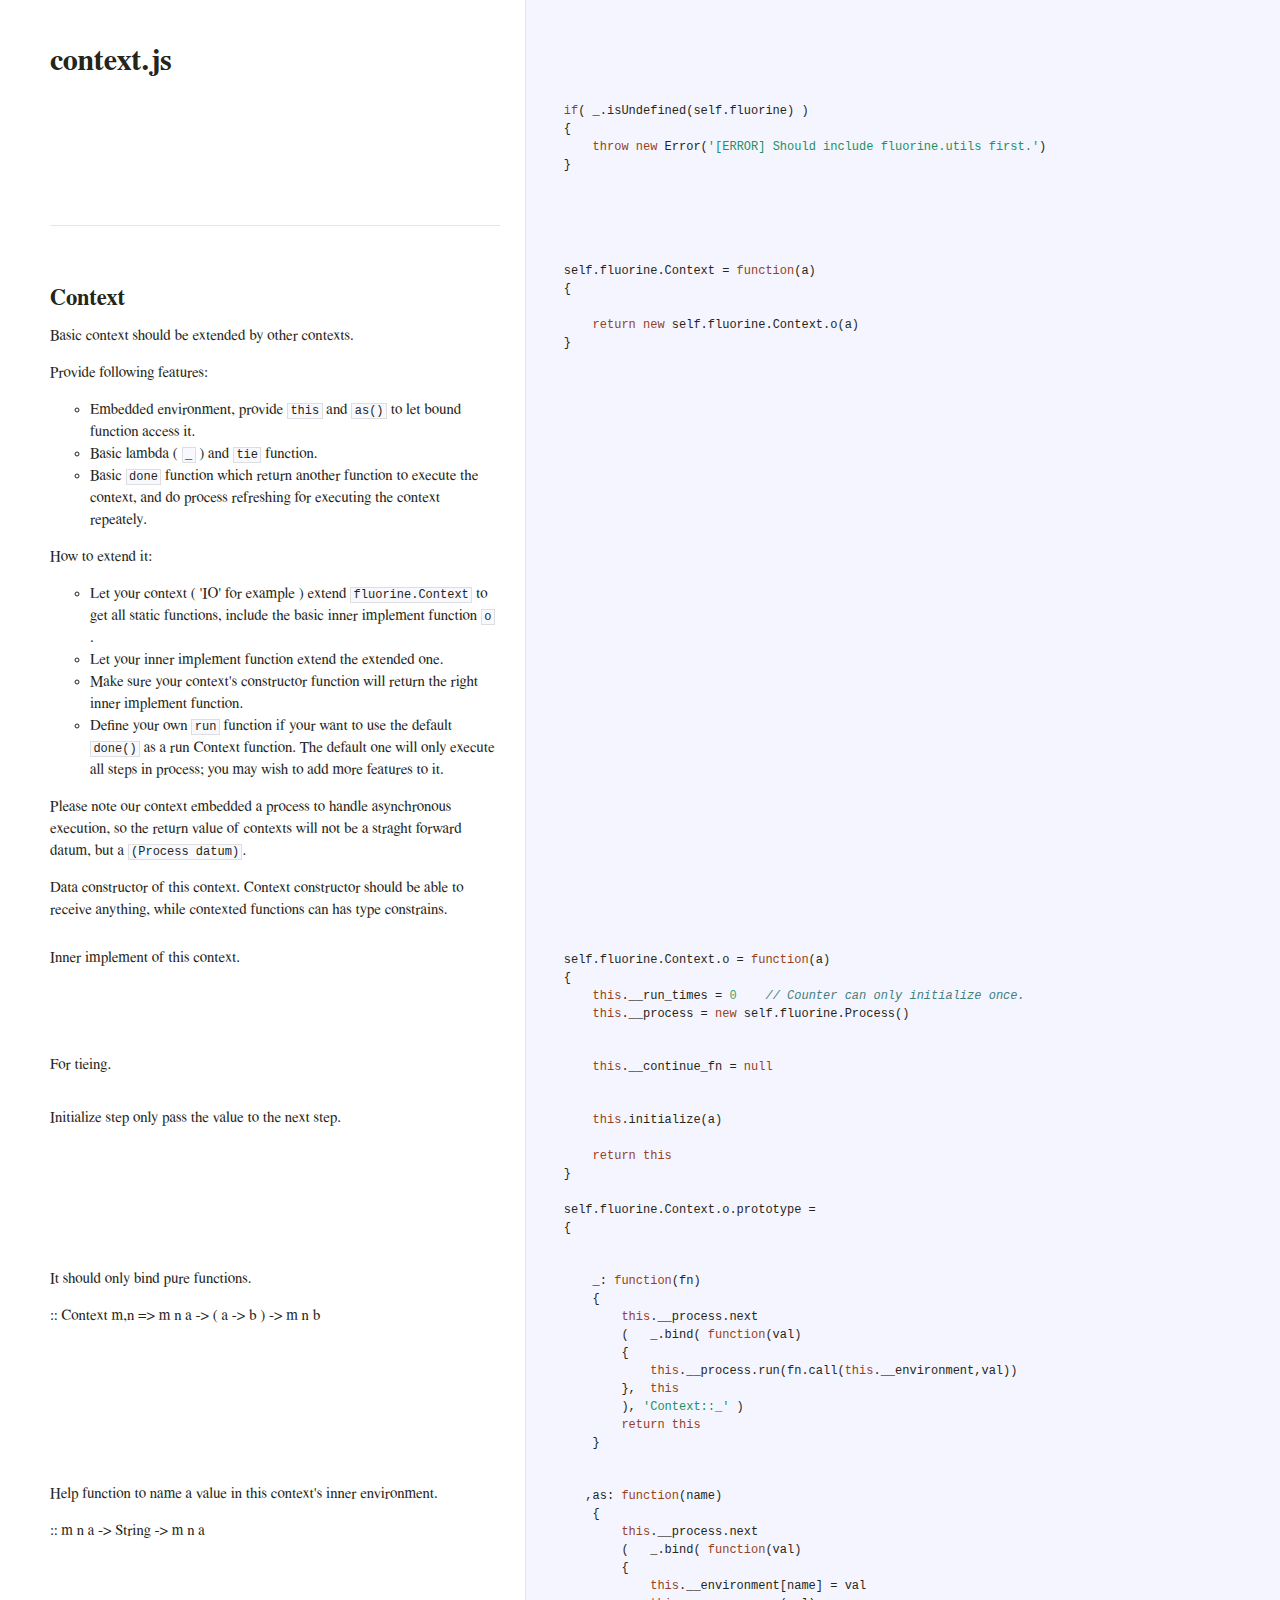
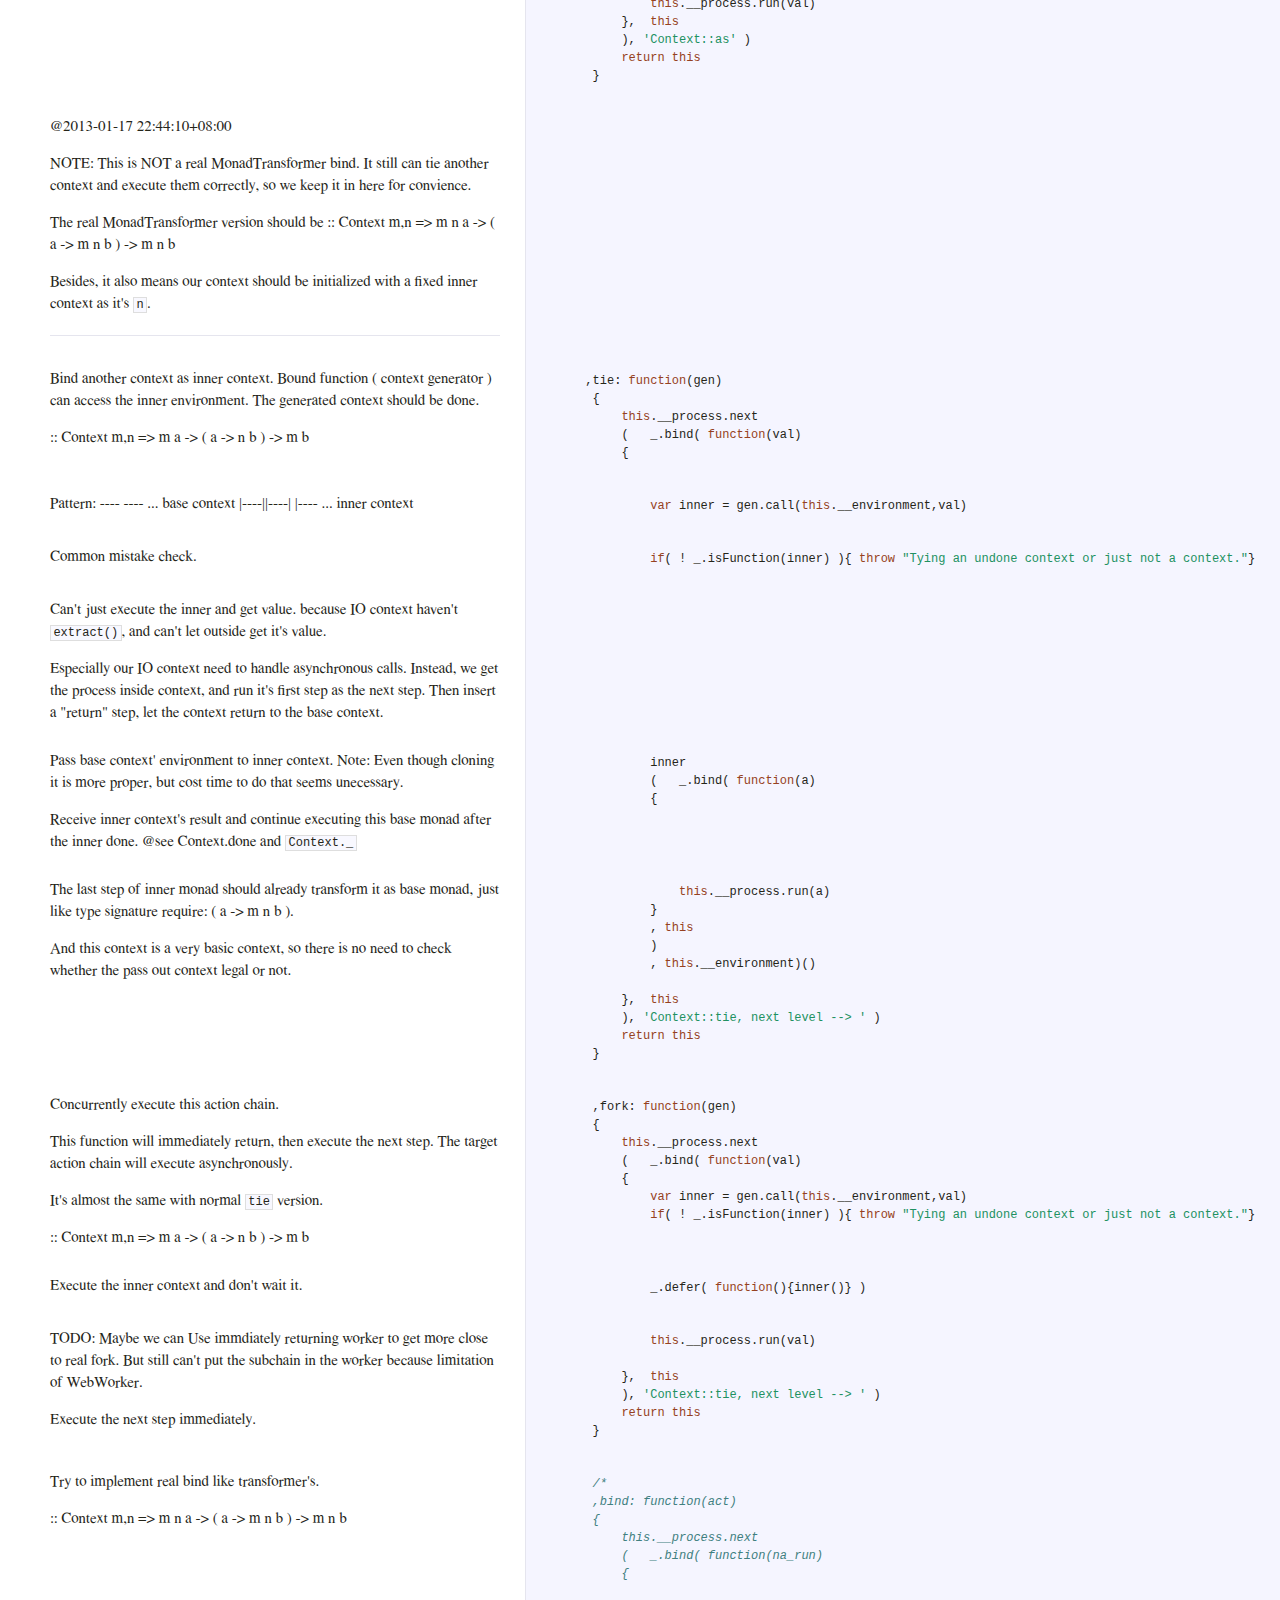
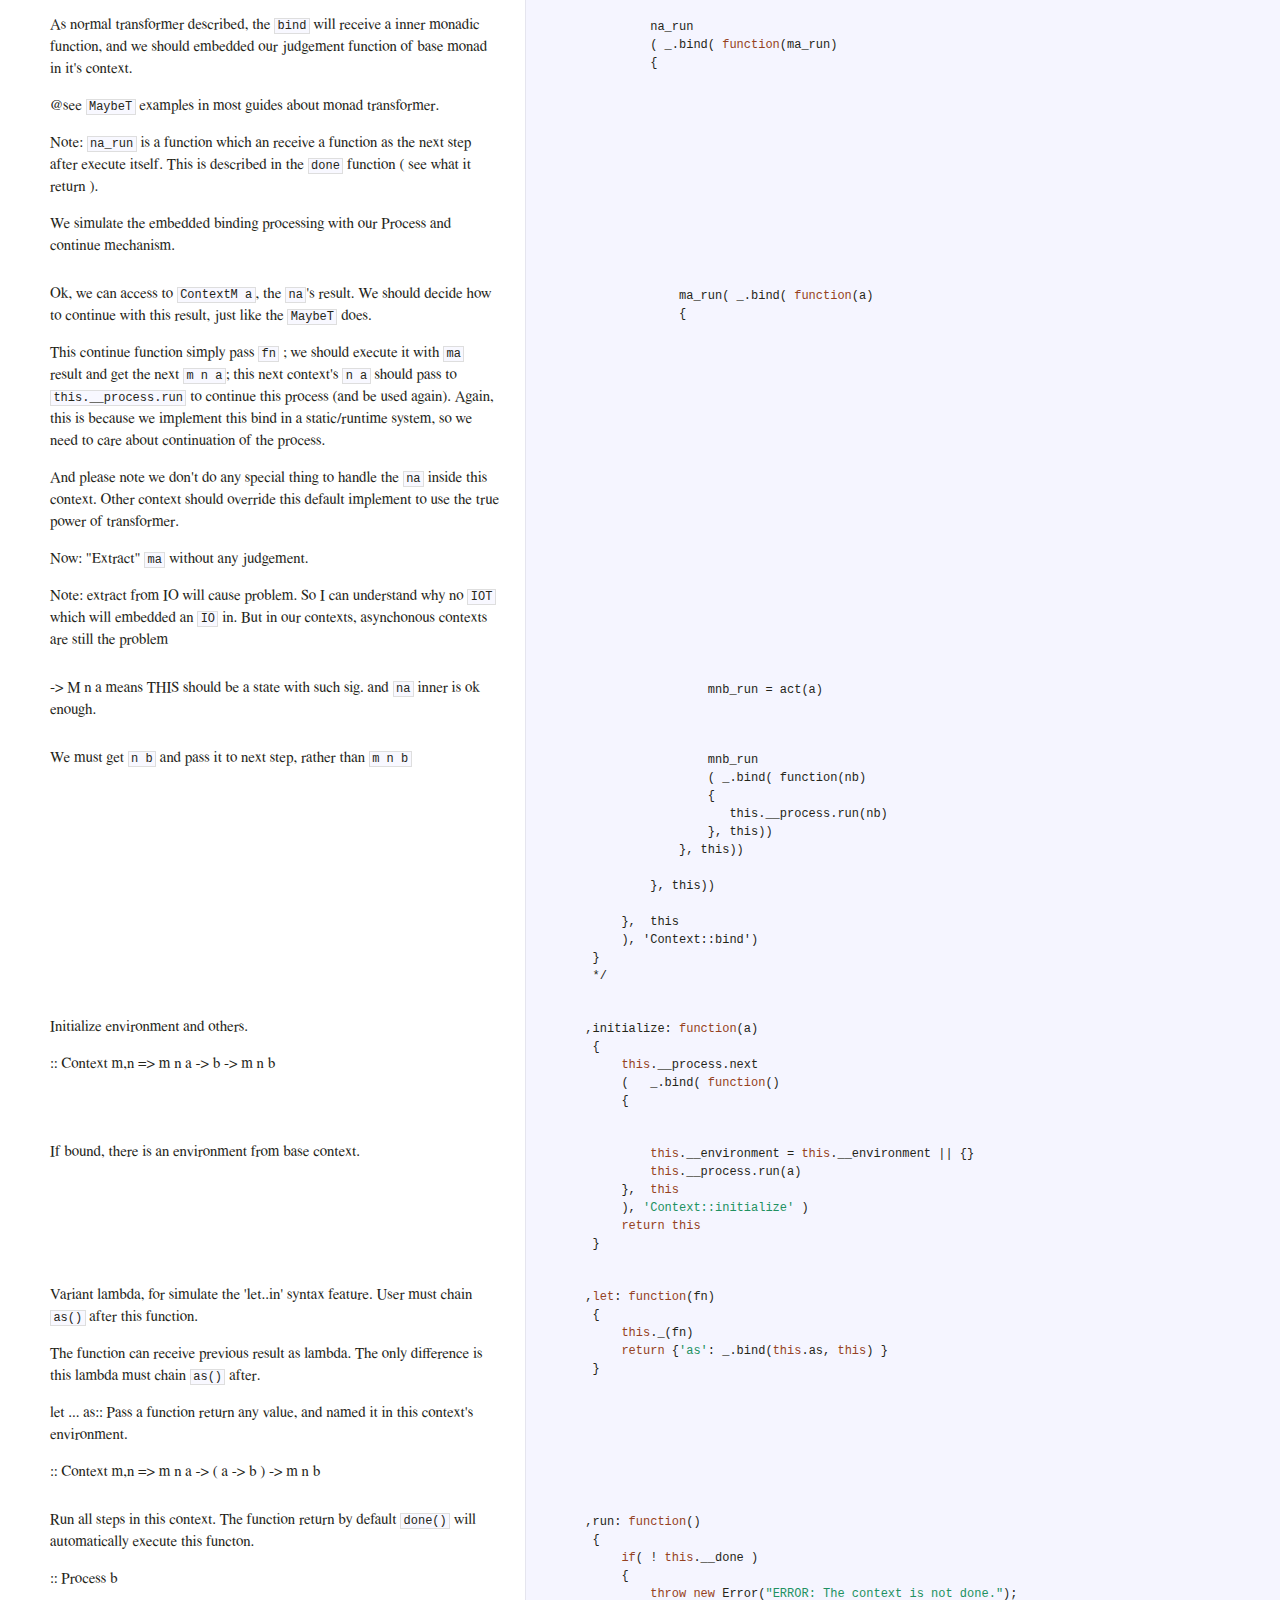
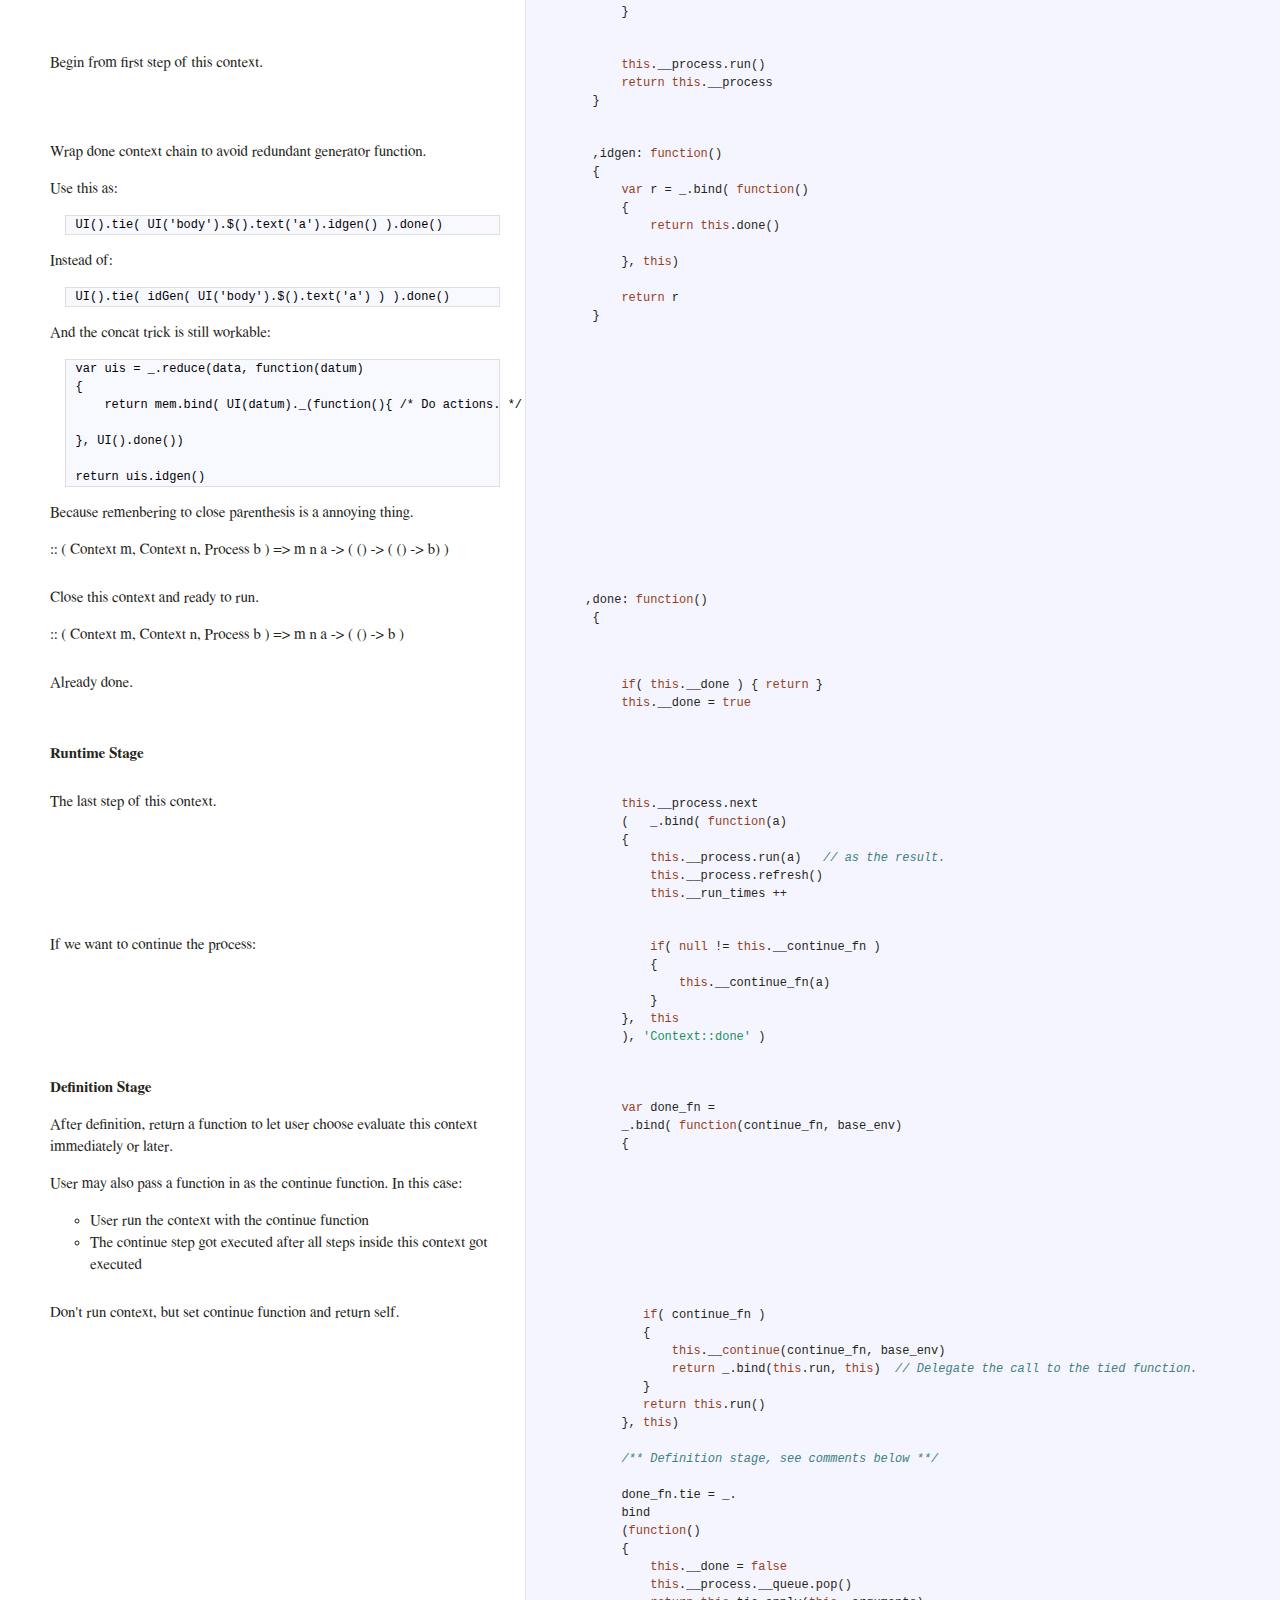
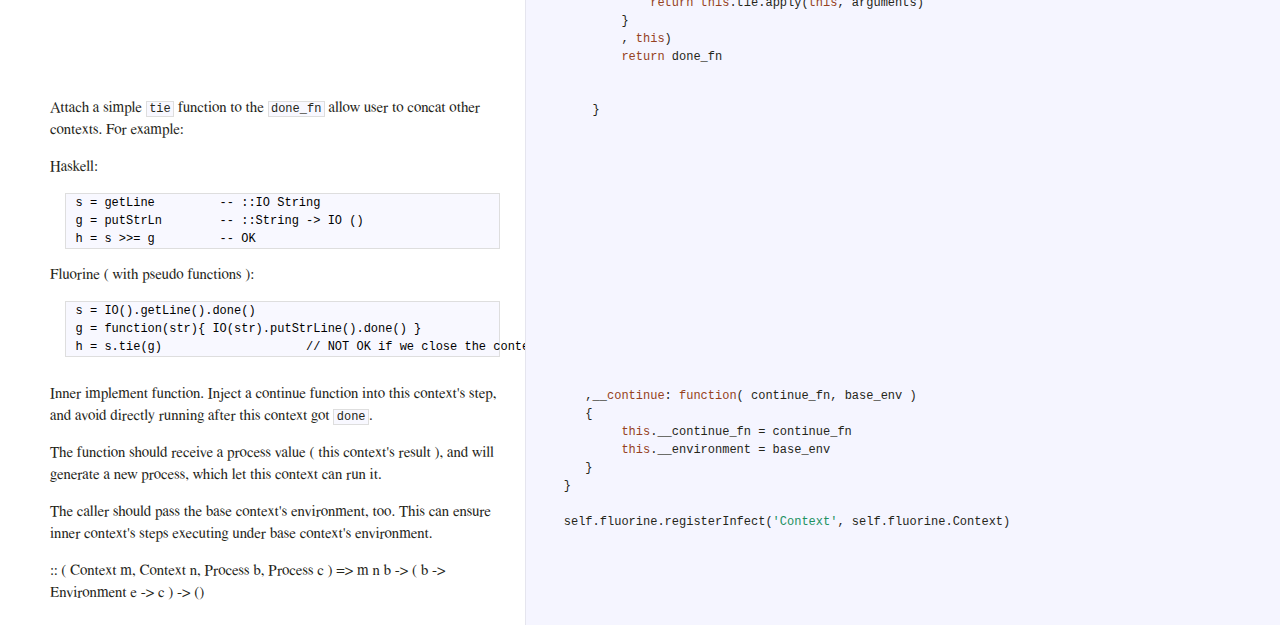
<file: library/Fluorine/document/context/context.html>
<!DOCTYPE html>

<html>
<head>
  <title>context.js</title>
  <meta http-equiv="content-type" content="text/html; charset=UTF-8">
  <meta name="viewport" content="width=device-width, target-densitydpi=160dpi, initial-scale=1.0; maximum-scale=1.0; user-scalable=0;">
  <link rel="stylesheet" media="all" href="docco.css" />
</head>
<body>
  <div id="container">
    <div id="background"></div>
    
    <ul class="sections">
        
          <li id="title">
              <div class="annotation">
                  <h1>context.js</h1>
              </div>
          </li>
        
        
        
        <li id="section-1">
            <div class="annotation">
              
              <div class="pilwrap ">
                <a class="pilcrow" href="#section-1">&#182;</a>
              </div>
              
            </div>
            
            <div class="content"><div class='highlight'><pre>
<span class="keyword">if</span>( _.isUndefined(self.fluorine) )
{
    <span class="keyword">throw</span> <span class="keyword">new</span> Error(<span class="string">'[ERROR] Should include fluorine.utils first.'</span>)
}</pre></div></div>
            
        </li>
        
        
        <li id="section-2">
            <div class="annotation">
              
              <div class="pilwrap ">
                <a class="pilcrow" href="#section-2">&#182;</a>
              </div>
              <hr>

            </div>
            
        </li>
        
        
        <li id="section-3">
            <div class="annotation">
              
              <div class="pilwrap for-h2">
                <a class="pilcrow" href="#section-3">&#182;</a>
              </div>
              <h2>Context</h2>
<p>Basic context should be extended by other contexts.</p>
<p>Provide following features:</p>
<ul>
<li>Embedded environment, provide <code>this</code> and <code>as()</code> to let bound function access it.</li>
<li>Basic lambda ( <code>_</code> ) and <code>tie</code> function.</li>
<li>Basic <code>done</code> function which return another function to execute the context, 
and do process refreshing for executing the context repeately.  </li>
</ul>
<p>How to extend it:</p>
<ul>
<li>Let your context ( &#39;IO&#39; for example ) extend <code>fluorine.Context</code> to get all static functions,
include the basic inner implement function <code>o</code> . </li>
<li>Let your inner implement function extend the extended one.</li>
<li>Make sure your context&#39;s constructor function will return the right inner implement function. </li>
<li>Define your own <code>run</code> function if your want to use the default <code>done()</code> as a run Context function. 
The default one will only execute all steps in process; you may wish to add more features to it.</li>
</ul>
<p>Please note our context embedded a process to handle asynchronous execution,
so the return value of contexts will not be a straght forward datum, but a <code>(Process datum)</code>.</p>
<p>Data constructor of this context.
Context constructor should be able to receive anything,
while contexted functions can has type constrains.</p>

            </div>
            
            <div class="content"><div class='highlight'><pre>self.fluorine.Context = <span class="keyword">function</span>(a)
{

    <span class="keyword">return</span> <span class="keyword">new</span> self.fluorine.Context.o(a)
}</pre></div></div>
            
        </li>
        
        
        <li id="section-4">
            <div class="annotation">
              
              <div class="pilwrap ">
                <a class="pilcrow" href="#section-4">&#182;</a>
              </div>
              <p>Inner implement of this context.</p>

            </div>
            
            <div class="content"><div class='highlight'><pre>self.fluorine.Context.o = <span class="keyword">function</span>(a)
{
    <span class="keyword">this</span>.__run_times = <span class="number">0</span>    <span class="comment">// Counter can only initialize once.</span>
    <span class="keyword">this</span>.__process = <span class="keyword">new</span> self.fluorine.Process()</pre></div></div>
            
        </li>
        
        
        <li id="section-5">
            <div class="annotation">
              
              <div class="pilwrap ">
                <a class="pilcrow" href="#section-5">&#182;</a>
              </div>
              <p>For tieing.</p>

            </div>
            
            <div class="content"><div class='highlight'><pre>    <span class="keyword">this</span>.__continue_fn = <span class="literal">null</span></pre></div></div>
            
        </li>
        
        
        <li id="section-6">
            <div class="annotation">
              
              <div class="pilwrap ">
                <a class="pilcrow" href="#section-6">&#182;</a>
              </div>
              <p>Initialize step only pass the value to the next step.</p>

            </div>
            
            <div class="content"><div class='highlight'><pre>    <span class="keyword">this</span>.initialize(a)

    <span class="keyword">return</span> <span class="keyword">this</span>
}

self.fluorine.Context.o.prototype =
{</pre></div></div>
            
        </li>
        
        
        <li id="section-7">
            <div class="annotation">
              
              <div class="pilwrap ">
                <a class="pilcrow" href="#section-7">&#182;</a>
              </div>
              <p>It should only bind pure functions. </p>
<p>:: Context m,n =&gt; m n a -&gt; ( a -&gt; b ) -&gt; m n b</p>

            </div>
            
            <div class="content"><div class='highlight'><pre>    _: <span class="keyword">function</span>(fn)
    {
        <span class="keyword">this</span>.__process.next
        (   _.bind( <span class="keyword">function</span>(val)
        {
            <span class="keyword">this</span>.__process.run(fn.call(<span class="keyword">this</span>.__environment,val))
        },  <span class="keyword">this</span>
        ), <span class="string">'Context::_'</span> )
        <span class="keyword">return</span> <span class="keyword">this</span>
    }</pre></div></div>
            
        </li>
        
        
        <li id="section-8">
            <div class="annotation">
              
              <div class="pilwrap ">
                <a class="pilcrow" href="#section-8">&#182;</a>
              </div>
              <p>Help function to name a value in this context&#39;s inner environment.</p>
<p>:: m n a -&gt; String -&gt; m n a</p>

            </div>
            
            <div class="content"><div class='highlight'><pre>   ,as: <span class="keyword">function</span>(name)
    {
        <span class="keyword">this</span>.__process.next
        (   _.bind( <span class="keyword">function</span>(val)
        {
            <span class="keyword">this</span>.__environment[name] = val
            <span class="keyword">this</span>.__process.run(val)
        },  <span class="keyword">this</span>
        ), <span class="string">'Context::as'</span> )
        <span class="keyword">return</span> <span class="keyword">this</span>
    }</pre></div></div>
            
        </li>
        
        
        <li id="section-9">
            <div class="annotation">
              
              <div class="pilwrap ">
                <a class="pilcrow" href="#section-9">&#182;</a>
              </div>
              <p>@2013-01-17 22:44:10+08:00</p>
<p>NOTE: This is NOT a real MonadTransformer bind.
It still can tie another context and execute them correctly,
so we keep it in here for convience.</p>
<p>The real MonadTransformer version should be
:: Context m,n =&gt; m n a -&gt; ( a -&gt; m n b ) -&gt; m n b</p>
<p>Besides, it also means our context should be initialized with a fixed inner context as it&#39;s <code>n</code>.</p>
<hr>

            </div>
            
        </li>
        
        
        <li id="section-10">
            <div class="annotation">
              
              <div class="pilwrap ">
                <a class="pilcrow" href="#section-10">&#182;</a>
              </div>
              <p>Bind another context as inner context.
Bound function ( context generator ) can access the inner environment.
The generated context should be done.</p>
<p>:: Context m,n =&gt; m a -&gt; ( a -&gt; n b ) -&gt; m b</p>

            </div>
            
            <div class="content"><div class='highlight'><pre>   ,tie: <span class="keyword">function</span>(gen)
    {
        <span class="keyword">this</span>.__process.next
        (   _.bind( <span class="keyword">function</span>(val)
        {</pre></div></div>
            
        </li>
        
        
        <li id="section-11">
            <div class="annotation">
              
              <div class="pilwrap ">
                <a class="pilcrow" href="#section-11">&#182;</a>
              </div>
              <p>Pattern:  ----          ----     ...    base  context
             |----||----|  |---- ...    inner context</p>

            </div>
            
            <div class="content"><div class='highlight'><pre>            <span class="keyword">var</span> inner = gen.call(<span class="keyword">this</span>.__environment,val)</pre></div></div>
            
        </li>
        
        
        <li id="section-12">
            <div class="annotation">
              
              <div class="pilwrap ">
                <a class="pilcrow" href="#section-12">&#182;</a>
              </div>
              <p>Common mistake check.</p>

            </div>
            
            <div class="content"><div class='highlight'><pre>            <span class="keyword">if</span>( ! _.isFunction(inner) ){ <span class="keyword">throw</span> <span class="string">"Tying an undone context or just not a context."</span>}</pre></div></div>
            
        </li>
        
        
        <li id="section-13">
            <div class="annotation">
              
              <div class="pilwrap ">
                <a class="pilcrow" href="#section-13">&#182;</a>
              </div>
              <p>Can&#39;t just execute the inner and get value. 
because IO context haven&#39;t <code>extract()</code>, 
and can&#39;t let outside get it&#39;s value. </p>
<p>Especially our IO context need to handle asynchronous calls.
Instead, we get the process inside context, and run it&#39;s first step as the next step.
Then insert a &quot;return&quot; step, let the context return to the base context.</p>

            </div>
            
        </li>
        
        
        <li id="section-14">
            <div class="annotation">
              
              <div class="pilwrap ">
                <a class="pilcrow" href="#section-14">&#182;</a>
              </div>
              <p>Pass base context&#39; environment to inner context.
Note: Even though cloning it is more proper, but cost time to do that seems unecessary.</p>
<p>Receive inner context&#39;s result and continue executing this base monad after the inner done.
@see Context.done and <code>Context._</code></p>

            </div>
            
            <div class="content"><div class='highlight'><pre>            inner
            (   _.bind( <span class="keyword">function</span>(a)
            {</pre></div></div>
            
        </li>
        
        
        <li id="section-15">
            <div class="annotation">
              
              <div class="pilwrap ">
                <a class="pilcrow" href="#section-15">&#182;</a>
              </div>
              <p>The last step of inner monad should already transform it as base monad,
just like type signature require: ( a -&gt; m n b ).</p>
<p>And this context is a very basic context, so there is no need to check whether 
the pass out context legal or not.  </p>

            </div>
            
            <div class="content"><div class='highlight'><pre>                <span class="keyword">this</span>.__process.run(a)
            }
            , <span class="keyword">this</span>
            )
            , <span class="keyword">this</span>.__environment)()

        },  <span class="keyword">this</span>
        ), <span class="string">'Context::tie, next level --&gt; '</span> )
        <span class="keyword">return</span> <span class="keyword">this</span>
    }</pre></div></div>
            
        </li>
        
        
        <li id="section-16">
            <div class="annotation">
              
              <div class="pilwrap ">
                <a class="pilcrow" href="#section-16">&#182;</a>
              </div>
              <p>Concurrently execute this action chain.</p>
<p>This function will immediately return, then execute the next step.
The target action chain will execute asynchronously.</p>
<p>It&#39;s almost the same with normal <code>tie</code> version.</p>
<p>:: Context m,n =&gt; m a -&gt; ( a -&gt; n b ) -&gt; m b</p>

            </div>
            
            <div class="content"><div class='highlight'><pre>    ,fork: <span class="keyword">function</span>(gen)
    {
        <span class="keyword">this</span>.__process.next
        (   _.bind( <span class="keyword">function</span>(val)
        {   
            <span class="keyword">var</span> inner = gen.call(<span class="keyword">this</span>.__environment,val)
            <span class="keyword">if</span>( ! _.isFunction(inner) ){ <span class="keyword">throw</span> <span class="string">"Tying an undone context or just not a context."</span>}</pre></div></div>
            
        </li>
        
        
        <li id="section-17">
            <div class="annotation">
              
              <div class="pilwrap ">
                <a class="pilcrow" href="#section-17">&#182;</a>
              </div>
              <p>Execute the inner context and don&#39;t wait it.</p>

            </div>
            
            <div class="content"><div class='highlight'><pre>            _.defer( <span class="keyword">function</span>(){inner()} )</pre></div></div>
            
        </li>
        
        
        <li id="section-18">
            <div class="annotation">
              
              <div class="pilwrap ">
                <a class="pilcrow" href="#section-18">&#182;</a>
              </div>
              <p>TODO: Maybe we can Use immdiately returning worker to get more close to real fork.
But still can&#39;t put the subchain in the worker because limitation of WebWorker.</p>
<p>Execute the next step immediately.</p>

            </div>
            
            <div class="content"><div class='highlight'><pre>            <span class="keyword">this</span>.__process.run(val)

        },  <span class="keyword">this</span>
        ), <span class="string">'Context::tie, next level --&gt; '</span> )
        <span class="keyword">return</span> <span class="keyword">this</span>
    }</pre></div></div>
            
        </li>
        
        
        <li id="section-19">
            <div class="annotation">
              
              <div class="pilwrap ">
                <a class="pilcrow" href="#section-19">&#182;</a>
              </div>
              <p>Try to implement real bind like transformer&#39;s.</p>
<p>:: Context m,n =&gt; m n a -&gt; ( a -&gt; m n b ) -&gt; m n b</p>

            </div>
            
            <div class="content"><div class='highlight'><pre>    <span class="comment">/*
    ,bind: function(act)
    {
        this.__process.next
        (   _.bind( function(na_run)    
        {</pre></div></div>
            
        </li>
        
        
        <li id="section-20">
            <div class="annotation">
              
              <div class="pilwrap ">
                <a class="pilcrow" href="#section-20">&#182;</a>
              </div>
              <p>As normal transformer described, the <code>bind</code> will receive a inner monadic function,
and we should embedded our judgement function of base monad in it&#39;s context.</p>
<p>@see <code>MaybeT</code> examples in most guides about monad transformer. </p>
<p>Note: <code>na_run</code> is a function which an receive a function as the next step after execute itself.
This is described in the <code>done</code> function ( see what it return ).</p>
<p>We simulate the embedded binding processing with our Process and continue mechanism.</p>

            </div>
            
            <div class="content"><div class='highlight'><pre>            na_run
            ( _.bind( <span class="keyword">function</span>(ma_run)
            {</pre></div></div>
            
        </li>
        
        
        <li id="section-21">
            <div class="annotation">
              
              <div class="pilwrap ">
                <a class="pilcrow" href="#section-21">&#182;</a>
              </div>
              <p>Ok, we can access to <code>ContextM a</code>, the <code>na</code>&#39;s result.
We should decide how to continue with this result,
just like the <code>MaybeT</code> does.</p>
<p>This continue function simply pass <code>fn</code> ;
we should execute it with <code>ma</code> result and get the next <code>m n a</code>;
this next context&#39;s <code>n a</code> should pass to <code>this.__process.run</code> to 
continue this process (and be used again). 
Again, this is because we implement this bind in a static/runtime system,
so we need to care about continuation of the process.</p>
<p>And please note we don&#39;t do any special thing to handle the <code>na</code> inside this context.
Other context should override this default implement to use the true power of transformer.</p>
<p>Now: 
&quot;Extract&quot; <code>ma</code> without any judgement.</p>
<p>Note: extract from IO will cause problem. So I can understand why no <code>IOT</code> which will embedded an <code>IO</code> in.
But in our contexts, asynchonous contexts are still the problem</p>

            </div>
            
            <div class="content"><div class='highlight'><pre>                ma_run( _.bind( <span class="keyword">function</span>(a)
                {</pre></div></div>
            
        </li>
        
        
        <li id="section-22">
            <div class="annotation">
              
              <div class="pilwrap ">
                <a class="pilcrow" href="#section-22">&#182;</a>
              </div>
              <p>-&gt; M n a means THIS should be a state with such sig. and <code>na</code> inner is ok enough.</p>

            </div>
            
            <div class="content"><div class='highlight'><pre>                    mnb_run = act(a)</pre></div></div>
            
        </li>
        
        
        <li id="section-23">
            <div class="annotation">
              
              <div class="pilwrap ">
                <a class="pilcrow" href="#section-23">&#182;</a>
              </div>
              <p>We must get <code>n b</code> and pass it to next step, rather than <code>m n b</code></p>

            </div>
            
            <div class="content"><div class='highlight'><pre>                    mnb_run
                    ( _.bind( function(nb)
                    {
                       this.__process.run(nb)
                    }, this))
                }, this))

            }, this)) 

        },  this
        ), 'Context::bind')
    }
    */</pre></div></div>
            
        </li>
        
        
        <li id="section-24">
            <div class="annotation">
              
              <div class="pilwrap ">
                <a class="pilcrow" href="#section-24">&#182;</a>
              </div>
              <p>Initialize environment and others.</p>
<p>:: Context m,n =&gt; m n a -&gt; b -&gt; m n b</p>

            </div>
            
            <div class="content"><div class='highlight'><pre>   ,initialize: <span class="keyword">function</span>(a) 
    {
        <span class="keyword">this</span>.__process.next
        (   _.bind( <span class="keyword">function</span>()
        {</pre></div></div>
            
        </li>
        
        
        <li id="section-25">
            <div class="annotation">
              
              <div class="pilwrap ">
                <a class="pilcrow" href="#section-25">&#182;</a>
              </div>
              <p>If bound, there is an environment from base context.</p>

            </div>
            
            <div class="content"><div class='highlight'><pre>            <span class="keyword">this</span>.__environment = <span class="keyword">this</span>.__environment || {}
            <span class="keyword">this</span>.__process.run(a)
        },  <span class="keyword">this</span>
        ), <span class="string">'Context::initialize'</span> )
        <span class="keyword">return</span> <span class="keyword">this</span>
    }</pre></div></div>
            
        </li>
        
        
        <li id="section-26">
            <div class="annotation">
              
              <div class="pilwrap ">
                <a class="pilcrow" href="#section-26">&#182;</a>
              </div>
              <p>Variant lambda, for simulate the &#39;let..in&#39; syntax feature. 
User must chain <code>as()</code> after this function.</p>
<p>The function can receive previous result as lambda. 
The only difference is this lambda must chain <code>as()</code> after.</p>
<p>let ... as:: Pass a function return any value, and named it in this context&#39;s environment. </p>
<p>:: Context m,n =&gt; m n a -&gt; ( a -&gt; b ) -&gt; m n b</p>

            </div>
            
            <div class="content"><div class='highlight'><pre>   ,<span class="keyword">let</span>: <span class="keyword">function</span>(fn)
    {
        <span class="keyword">this</span>._(fn)
        <span class="keyword">return</span> {<span class="string">'as'</span>: _.bind(<span class="keyword">this</span>.as, <span class="keyword">this</span>) }
    }</pre></div></div>
            
        </li>
        
        
        <li id="section-27">
            <div class="annotation">
              
              <div class="pilwrap ">
                <a class="pilcrow" href="#section-27">&#182;</a>
              </div>
              <p>Run all steps in this context.
The function return by default <code>done()</code> will automatically execute this functon.</p>
<p>:: Process b</p>

            </div>
            
            <div class="content"><div class='highlight'><pre>   ,run: <span class="keyword">function</span>()
    {
        <span class="keyword">if</span>( ! <span class="keyword">this</span>.__done )
        {
            <span class="keyword">throw</span> <span class="keyword">new</span> Error(<span class="string">"ERROR: The context is not done."</span>);
        }</pre></div></div>
            
        </li>
        
        
        <li id="section-28">
            <div class="annotation">
              
              <div class="pilwrap ">
                <a class="pilcrow" href="#section-28">&#182;</a>
              </div>
              <p>Begin from first step of this context.</p>

            </div>
            
            <div class="content"><div class='highlight'><pre>        <span class="keyword">this</span>.__process.run()
        <span class="keyword">return</span> <span class="keyword">this</span>.__process
    }</pre></div></div>
            
        </li>
        
        
        <li id="section-29">
            <div class="annotation">
              
              <div class="pilwrap ">
                <a class="pilcrow" href="#section-29">&#182;</a>
              </div>
              <p>Wrap done context chain to avoid redundant generator function.</p>
<p>Use this as:</p>
<pre><code> UI().tie( UI(&#39;body&#39;).$().text(&#39;a&#39;).idgen() ).done() </code></pre>
<p>Instead of:</p>
<pre><code> UI().tie( idGen( UI(&#39;body&#39;).$().text(&#39;a&#39;) ) ).done() </code></pre>
<p>And the concat trick is still workable:</p>
<pre><code> var uis = _.reduce(data, function(datum)
 {
     return mem.bind( UI(datum)._(function(){ /* Do actions. */ }).done() ).done()

 }, UI().done())

 return uis.idgen()</code></pre>
<p>Because remenbering to close parenthesis is a annoying thing.</p>
<p>:: ( Context m, Context n, Process b )  =&gt; m n a -&gt; ( () -&gt; ( () -&gt; b) )</p>

            </div>
            
            <div class="content"><div class='highlight'><pre>    ,idgen: <span class="keyword">function</span>()
    {
        <span class="keyword">var</span> r = _.bind( <span class="keyword">function</span>()
        {
            <span class="keyword">return</span> <span class="keyword">this</span>.done()

        }, <span class="keyword">this</span>)

        <span class="keyword">return</span> r
    }</pre></div></div>
            
        </li>
        
        
        <li id="section-30">
            <div class="annotation">
              
              <div class="pilwrap ">
                <a class="pilcrow" href="#section-30">&#182;</a>
              </div>
              <p>Close this context and ready to run.</p>
<p>:: ( Context m, Context n, Process b )  =&gt; m n a -&gt; ( () -&gt; b )</p>

            </div>
            
            <div class="content"><div class='highlight'><pre>   ,done: <span class="keyword">function</span>()
    {</pre></div></div>
            
        </li>
        
        
        <li id="section-31">
            <div class="annotation">
              
              <div class="pilwrap ">
                <a class="pilcrow" href="#section-31">&#182;</a>
              </div>
              <p>Already done.</p>

            </div>
            
            <div class="content"><div class='highlight'><pre>        <span class="keyword">if</span>( <span class="keyword">this</span>.__done ) { <span class="keyword">return</span> }
        <span class="keyword">this</span>.__done = <span class="literal">true</span></pre></div></div>
            
        </li>
        
        
        <li id="section-32">
            <div class="annotation">
              
              <div class="pilwrap ">
                <a class="pilcrow" href="#section-32">&#182;</a>
              </div>
              <p><strong> Runtime Stage </strong></p>

            </div>
            
        </li>
        
        
        <li id="section-33">
            <div class="annotation">
              
              <div class="pilwrap ">
                <a class="pilcrow" href="#section-33">&#182;</a>
              </div>
              <p>The last step of this context.</p>

            </div>
            
            <div class="content"><div class='highlight'><pre>        <span class="keyword">this</span>.__process.next
        (   _.bind( <span class="keyword">function</span>(a)
        {
            <span class="keyword">this</span>.__process.run(a)   <span class="comment">// as the result.</span>
            <span class="keyword">this</span>.__process.refresh()
            <span class="keyword">this</span>.__run_times ++</pre></div></div>
            
        </li>
        
        
        <li id="section-34">
            <div class="annotation">
              
              <div class="pilwrap ">
                <a class="pilcrow" href="#section-34">&#182;</a>
              </div>
              <p>If we want to continue the process:</p>

            </div>
            
            <div class="content"><div class='highlight'><pre>            <span class="keyword">if</span>( <span class="literal">null</span> != <span class="keyword">this</span>.__continue_fn )
            {
                <span class="keyword">this</span>.__continue_fn(a)
            }
        },  <span class="keyword">this</span>
        ), <span class="string">'Context::done'</span> )</pre></div></div>
            
        </li>
        
        
        <li id="section-35">
            <div class="annotation">
              
              <div class="pilwrap ">
                <a class="pilcrow" href="#section-35">&#182;</a>
              </div>
              <p><strong> Definition Stage </strong></p>
<p>After definition, return a function to let user choose evaluate this context immediately or later.</p>
<p>User may also pass a function in as the continue function. In this case:</p>
<ul>
<li>User run the context with the continue function</li>
<li>The continue step got executed after all steps inside this context got executed</li>
</ul>

            </div>
            
            <div class="content"><div class='highlight'><pre>        
        <span class="keyword">var</span> done_fn = 
        _.bind( <span class="keyword">function</span>(continue_fn, base_env)
        {</pre></div></div>
            
        </li>
        
        
        <li id="section-36">
            <div class="annotation">
              
              <div class="pilwrap ">
                <a class="pilcrow" href="#section-36">&#182;</a>
              </div>
              <p>Don&#39;t run context, but set continue function and return self.</p>

            </div>
            
            <div class="content"><div class='highlight'><pre>           <span class="keyword">if</span>( continue_fn )
           {
               <span class="keyword">this</span>.__<span class="keyword">continue</span>(continue_fn, base_env)
               <span class="keyword">return</span> _.bind(<span class="keyword">this</span>.run, <span class="keyword">this</span>)  <span class="comment">// Delegate the call to the tied function.</span>
           }
           <span class="keyword">return</span> <span class="keyword">this</span>.run()
        }, <span class="keyword">this</span>)

        <span class="comment">/** Definition stage, see comments below **/</span>

        done_fn.tie = _.
        bind
        (<span class="keyword">function</span>()
        {
            <span class="keyword">this</span>.__done = <span class="literal">false</span>
            <span class="keyword">this</span>.__process.__queue.pop()
            <span class="keyword">return</span> <span class="keyword">this</span>.tie.apply(<span class="keyword">this</span>, arguments)
        }
        , <span class="keyword">this</span>)
        <span class="keyword">return</span> done_fn</pre></div></div>
            
        </li>
        
        
        <li id="section-37">
            <div class="annotation">
              
              <div class="pilwrap ">
                <a class="pilcrow" href="#section-37">&#182;</a>
              </div>
              <p>Attach a simple <code>tie</code> function to the <code>done_fn</code>
allow user to concat other contexts. For example:</p>
<p>Haskell: </p>
<pre><code> s = getLine         -- ::IO String
 g = putStrLn        -- ::String -&gt; IO ()
 h = s &gt;&gt;= g         -- OK</code></pre>
<p>Fluorine ( with pseudo functions ):</p>
<pre><code> s = IO().getLine().done()
 g = function(str){ IO(str).putStrLine().done() }
 h = s.tie(g)                    // NOT OK if we close the context.</code></pre>

            </div>
            
            <div class="content"><div class='highlight'><pre>    }</pre></div></div>
            
        </li>
        
        
        <li id="section-38">
            <div class="annotation">
              
              <div class="pilwrap ">
                <a class="pilcrow" href="#section-38">&#182;</a>
              </div>
              <p>Inner implement function.
Inject a continue function into this context&#39;s step, 
and avoid directly running after this context got <code>done</code>.</p>
<p>The function should receive a process value ( this context&#39;s result ),
and will generate a new process, which let this context can run it.</p>
<p>The caller should pass the base context&#39;s environment, too.
This can ensure inner context&#39;s steps executing under base context&#39;s environment.</p>
<p>:: ( Context m, Context n, Process b, Process c ) =&gt; 
   m n b -&gt; ( b -&gt; Environment e -&gt; c ) -&gt; () </p>

            </div>
            
            <div class="content"><div class='highlight'><pre>   ,__<span class="keyword">continue</span>: <span class="keyword">function</span>( continue_fn, base_env )
   {
        <span class="keyword">this</span>.__continue_fn = continue_fn
        <span class="keyword">this</span>.__environment = base_env
   }
}

self.fluorine.registerInfect(<span class="string">'Context'</span>, self.fluorine.Context)</pre></div></div>
            
        </li>
        
    </ul>
  </div>
</body>
</html>
</file>
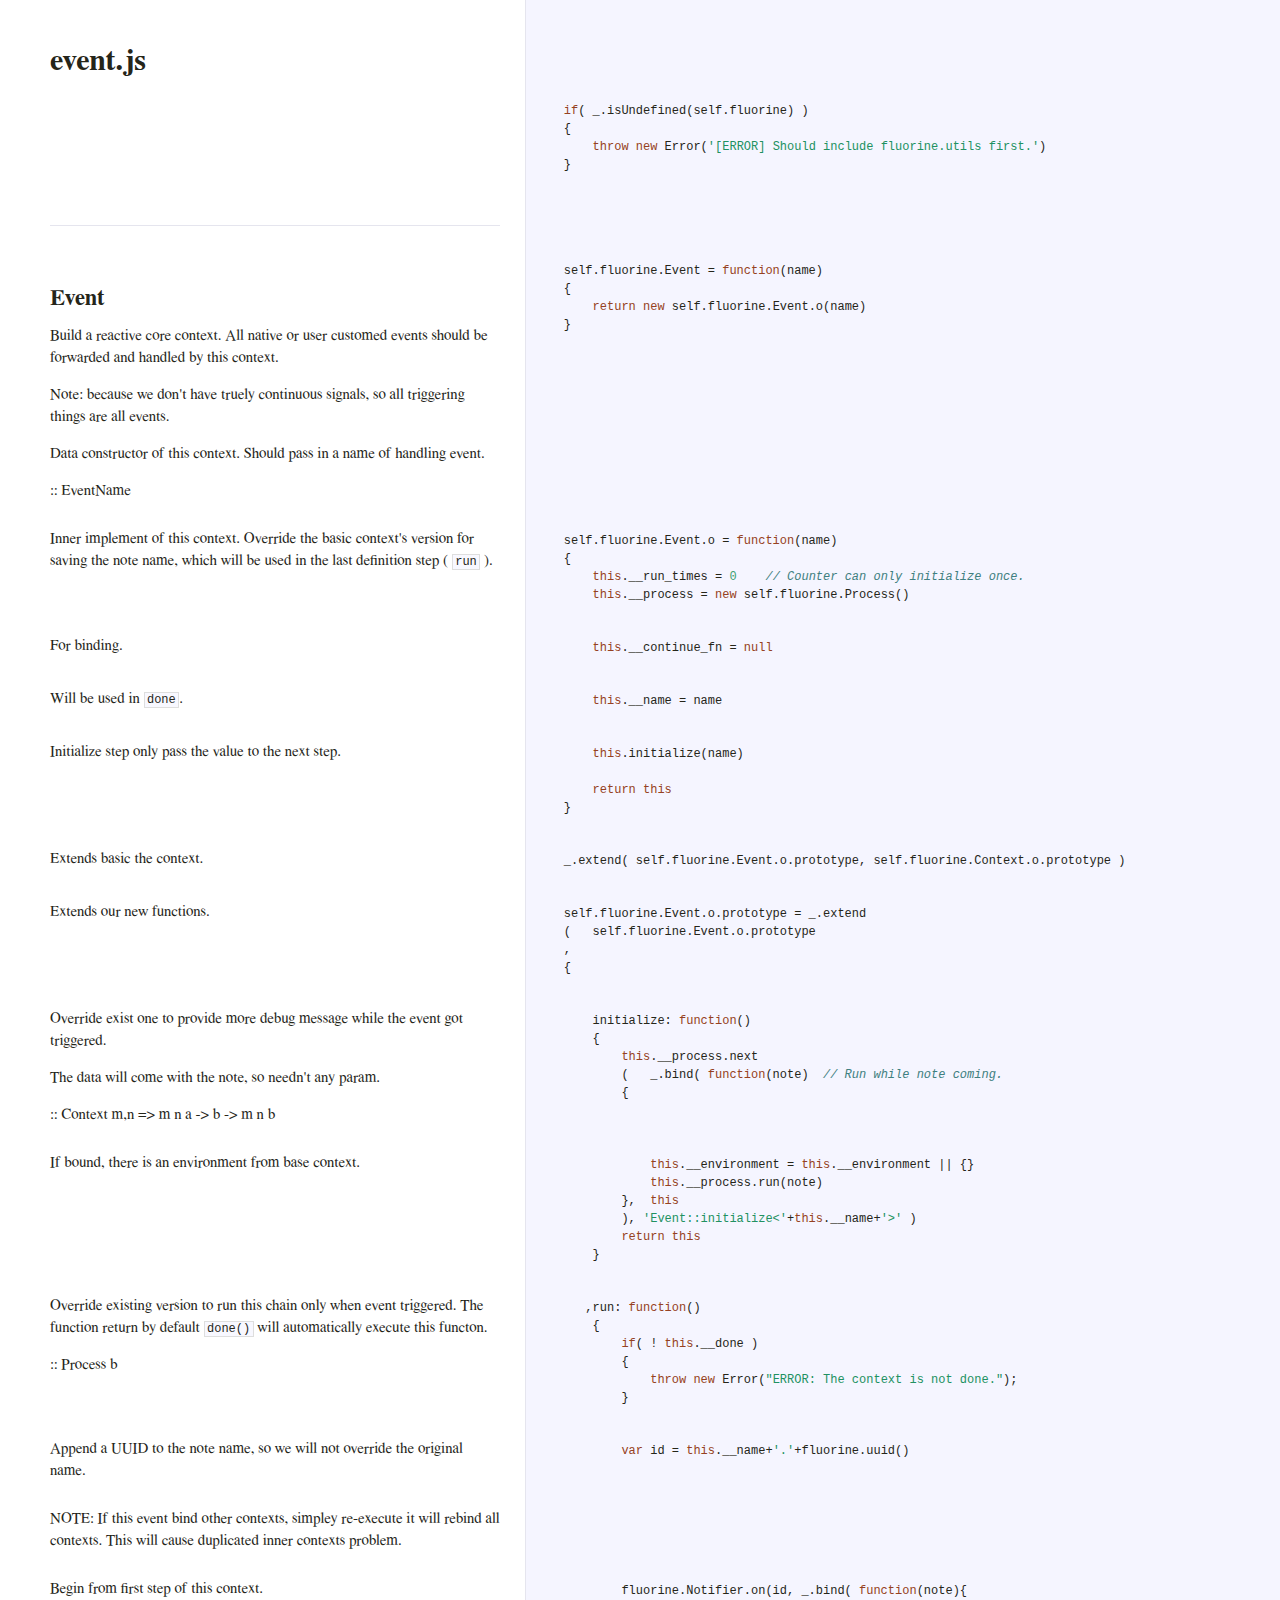
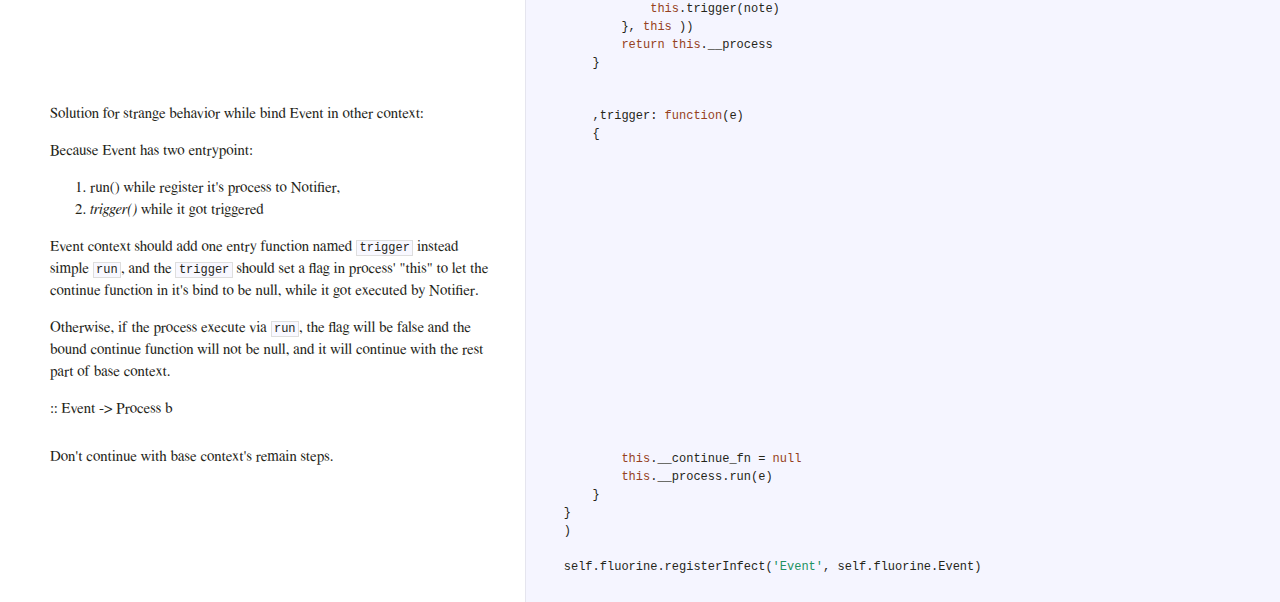
<file: library/Fluorine/document/context/event.html>
<!DOCTYPE html>

<html>
<head>
  <title>event.js</title>
  <meta http-equiv="content-type" content="text/html; charset=UTF-8">
  <meta name="viewport" content="width=device-width, target-densitydpi=160dpi, initial-scale=1.0; maximum-scale=1.0; user-scalable=0;">
  <link rel="stylesheet" media="all" href="docco.css" />
</head>
<body>
  <div id="container">
    <div id="background"></div>
    
    <ul class="sections">
        
          <li id="title">
              <div class="annotation">
                  <h1>event.js</h1>
              </div>
          </li>
        
        
        
        <li id="section-1">
            <div class="annotation">
              
              <div class="pilwrap ">
                <a class="pilcrow" href="#section-1">&#182;</a>
              </div>
              
            </div>
            
            <div class="content"><div class='highlight'><pre>
<span class="keyword">if</span>( _.isUndefined(self.fluorine) )
{
    <span class="keyword">throw</span> <span class="keyword">new</span> Error(<span class="string">'[ERROR] Should include fluorine.utils first.'</span>)
}</pre></div></div>
            
        </li>
        
        
        <li id="section-2">
            <div class="annotation">
              
              <div class="pilwrap ">
                <a class="pilcrow" href="#section-2">&#182;</a>
              </div>
              <hr>

            </div>
            
        </li>
        
        
        <li id="section-3">
            <div class="annotation">
              
              <div class="pilwrap for-h2">
                <a class="pilcrow" href="#section-3">&#182;</a>
              </div>
              <h2>Event</h2>
<p>Build a reactive core context.
All native or user customed events should be forwarded and handled by this context.</p>
<p>Note: because we don&#39;t have truely continuous signals, so all triggering things are all events.</p>
<p>Data constructor of this context.
Should pass in a name of handling event.</p>
<p>:: EventName</p>

            </div>
            
            <div class="content"><div class='highlight'><pre>self.fluorine.Event = <span class="keyword">function</span>(name)
{
    <span class="keyword">return</span> <span class="keyword">new</span> self.fluorine.Event.o(name)
}</pre></div></div>
            
        </li>
        
        
        <li id="section-4">
            <div class="annotation">
              
              <div class="pilwrap ">
                <a class="pilcrow" href="#section-4">&#182;</a>
              </div>
              <p>Inner implement of this context. 
Override the basic context&#39;s version for saving the note name,
which will be used in the last definition step ( <code>run</code> ).</p>

            </div>
            
            <div class="content"><div class='highlight'><pre>self.fluorine.Event.o = <span class="keyword">function</span>(name)
{
    <span class="keyword">this</span>.__run_times = <span class="number">0</span>    <span class="comment">// Counter can only initialize once.</span>
    <span class="keyword">this</span>.__process = <span class="keyword">new</span> self.fluorine.Process()</pre></div></div>
            
        </li>
        
        
        <li id="section-5">
            <div class="annotation">
              
              <div class="pilwrap ">
                <a class="pilcrow" href="#section-5">&#182;</a>
              </div>
              <p>For binding.</p>

            </div>
            
            <div class="content"><div class='highlight'><pre>    <span class="keyword">this</span>.__continue_fn = <span class="literal">null</span></pre></div></div>
            
        </li>
        
        
        <li id="section-6">
            <div class="annotation">
              
              <div class="pilwrap ">
                <a class="pilcrow" href="#section-6">&#182;</a>
              </div>
              <p>Will be used in <code>done</code>.</p>

            </div>
            
            <div class="content"><div class='highlight'><pre>    <span class="keyword">this</span>.__name = name</pre></div></div>
            
        </li>
        
        
        <li id="section-7">
            <div class="annotation">
              
              <div class="pilwrap ">
                <a class="pilcrow" href="#section-7">&#182;</a>
              </div>
              <p>Initialize step only pass the value to the next step.</p>

            </div>
            
            <div class="content"><div class='highlight'><pre>    <span class="keyword">this</span>.initialize(name)

    <span class="keyword">return</span> <span class="keyword">this</span>
}</pre></div></div>
            
        </li>
        
        
        <li id="section-8">
            <div class="annotation">
              
              <div class="pilwrap ">
                <a class="pilcrow" href="#section-8">&#182;</a>
              </div>
              <p>Extends basic the context.</p>

            </div>
            
            <div class="content"><div class='highlight'><pre>_.extend( self.fluorine.Event.o.prototype, self.fluorine.Context.o.prototype )</pre></div></div>
            
        </li>
        
        
        <li id="section-9">
            <div class="annotation">
              
              <div class="pilwrap ">
                <a class="pilcrow" href="#section-9">&#182;</a>
              </div>
              <p>Extends our new functions.</p>

            </div>
            
            <div class="content"><div class='highlight'><pre>self.fluorine.Event.o.prototype = _.extend
(   self.fluorine.Event.o.prototype
,
{</pre></div></div>
            
        </li>
        
        
        <li id="section-10">
            <div class="annotation">
              
              <div class="pilwrap ">
                <a class="pilcrow" href="#section-10">&#182;</a>
              </div>
              <p>Override exist one to provide more 
debug message while the event got triggered.</p>
<p>The data will come with the note, so needn&#39;t any param.</p>
<p>:: Context m,n =&gt; m n a -&gt; b -&gt; m n b</p>

            </div>
            
            <div class="content"><div class='highlight'><pre>    initialize: <span class="keyword">function</span>()
    {
        <span class="keyword">this</span>.__process.next
        (   _.bind( <span class="keyword">function</span>(note)  <span class="comment">// Run while note coming.</span>
        {</pre></div></div>
            
        </li>
        
        
        <li id="section-11">
            <div class="annotation">
              
              <div class="pilwrap ">
                <a class="pilcrow" href="#section-11">&#182;</a>
              </div>
              <p>If bound, there is an environment from base context.</p>

            </div>
            
            <div class="content"><div class='highlight'><pre>            <span class="keyword">this</span>.__environment = <span class="keyword">this</span>.__environment || {}
            <span class="keyword">this</span>.__process.run(note)
        },  <span class="keyword">this</span>
        ), <span class="string">'Event::initialize&lt;'</span>+<span class="keyword">this</span>.__name+<span class="string">'&gt;'</span> )
        <span class="keyword">return</span> <span class="keyword">this</span>
    }</pre></div></div>
            
        </li>
        
        
        <li id="section-12">
            <div class="annotation">
              
              <div class="pilwrap ">
                <a class="pilcrow" href="#section-12">&#182;</a>
              </div>
              <p>Override existing version to run this chain only when event triggered.
The function return by default <code>done()</code> will automatically execute this functon.</p>
<p>:: Process b</p>

            </div>
            
            <div class="content"><div class='highlight'><pre>   ,run: <span class="keyword">function</span>()
    {
        <span class="keyword">if</span>( ! <span class="keyword">this</span>.__done )
        {
            <span class="keyword">throw</span> <span class="keyword">new</span> Error(<span class="string">"ERROR: The context is not done."</span>);
        }</pre></div></div>
            
        </li>
        
        
        <li id="section-13">
            <div class="annotation">
              
              <div class="pilwrap ">
                <a class="pilcrow" href="#section-13">&#182;</a>
              </div>
              <p>Append a UUID to the note name, so we will not override the original name.</p>

            </div>
            
            <div class="content"><div class='highlight'><pre>        <span class="keyword">var</span> id = <span class="keyword">this</span>.__name+<span class="string">'.'</span>+fluorine.uuid()</pre></div></div>
            
        </li>
        
        
        <li id="section-14">
            <div class="annotation">
              
              <div class="pilwrap ">
                <a class="pilcrow" href="#section-14">&#182;</a>
              </div>
              <p>NOTE: If this event bind other contexts,
simpley re-execute it will rebind all contexts.
This will cause duplicated inner contexts problem.</p>

            </div>
            
        </li>
        
        
        <li id="section-15">
            <div class="annotation">
              
              <div class="pilwrap ">
                <a class="pilcrow" href="#section-15">&#182;</a>
              </div>
              <p>Begin from first step of this context.</p>

            </div>
            
            <div class="content"><div class='highlight'><pre>        fluorine.Notifier.on(id, _.bind( <span class="keyword">function</span>(note){
            <span class="keyword">this</span>.trigger(note)
        }, <span class="keyword">this</span> )) 
        <span class="keyword">return</span> <span class="keyword">this</span>.__process
    }</pre></div></div>
            
        </li>
        
        
        <li id="section-16">
            <div class="annotation">
              
              <div class="pilwrap ">
                <a class="pilcrow" href="#section-16">&#182;</a>
              </div>
              <p>Solution for strange behavior while bind Event in other context:</p>
<p>Because Event has two entrypoint: </p>
<ol>
<li>run() while register it&#39;s process to Notifier, </li>
<li><em>trigger()</em> while it got triggered</li>
</ol>
<p>Event context should add one entry function named <code>trigger</code> instead simple <code>run</code>,
and the <code>trigger</code> should set a flag in process&#39; &quot;this&quot; to  let the continue function in it&#39;s bind to be null,
while it got executed by Notifier. </p>
<p>Otherwise, if the process execute via <code>run</code>, the flag will be false and the bound continue function 
will not be null, and it will continue with the rest part of base context.</p>
<p>:: Event -&gt; Process b</p>

            </div>
            
            <div class="content"><div class='highlight'><pre>    ,trigger: <span class="keyword">function</span>(e)
    {</pre></div></div>
            
        </li>
        
        
        <li id="section-17">
            <div class="annotation">
              
              <div class="pilwrap ">
                <a class="pilcrow" href="#section-17">&#182;</a>
              </div>
              <p>Don&#39;t continue with base context&#39;s remain steps.</p>

            </div>
            
            <div class="content"><div class='highlight'><pre>        <span class="keyword">this</span>.__continue_fn = <span class="literal">null</span>
        <span class="keyword">this</span>.__process.run(e)
    }
}
)

self.fluorine.registerInfect(<span class="string">'Event'</span>, self.fluorine.Event)</pre></div></div>
            
        </li>
        
    </ul>
  </div>
</body>
</html>
</file>
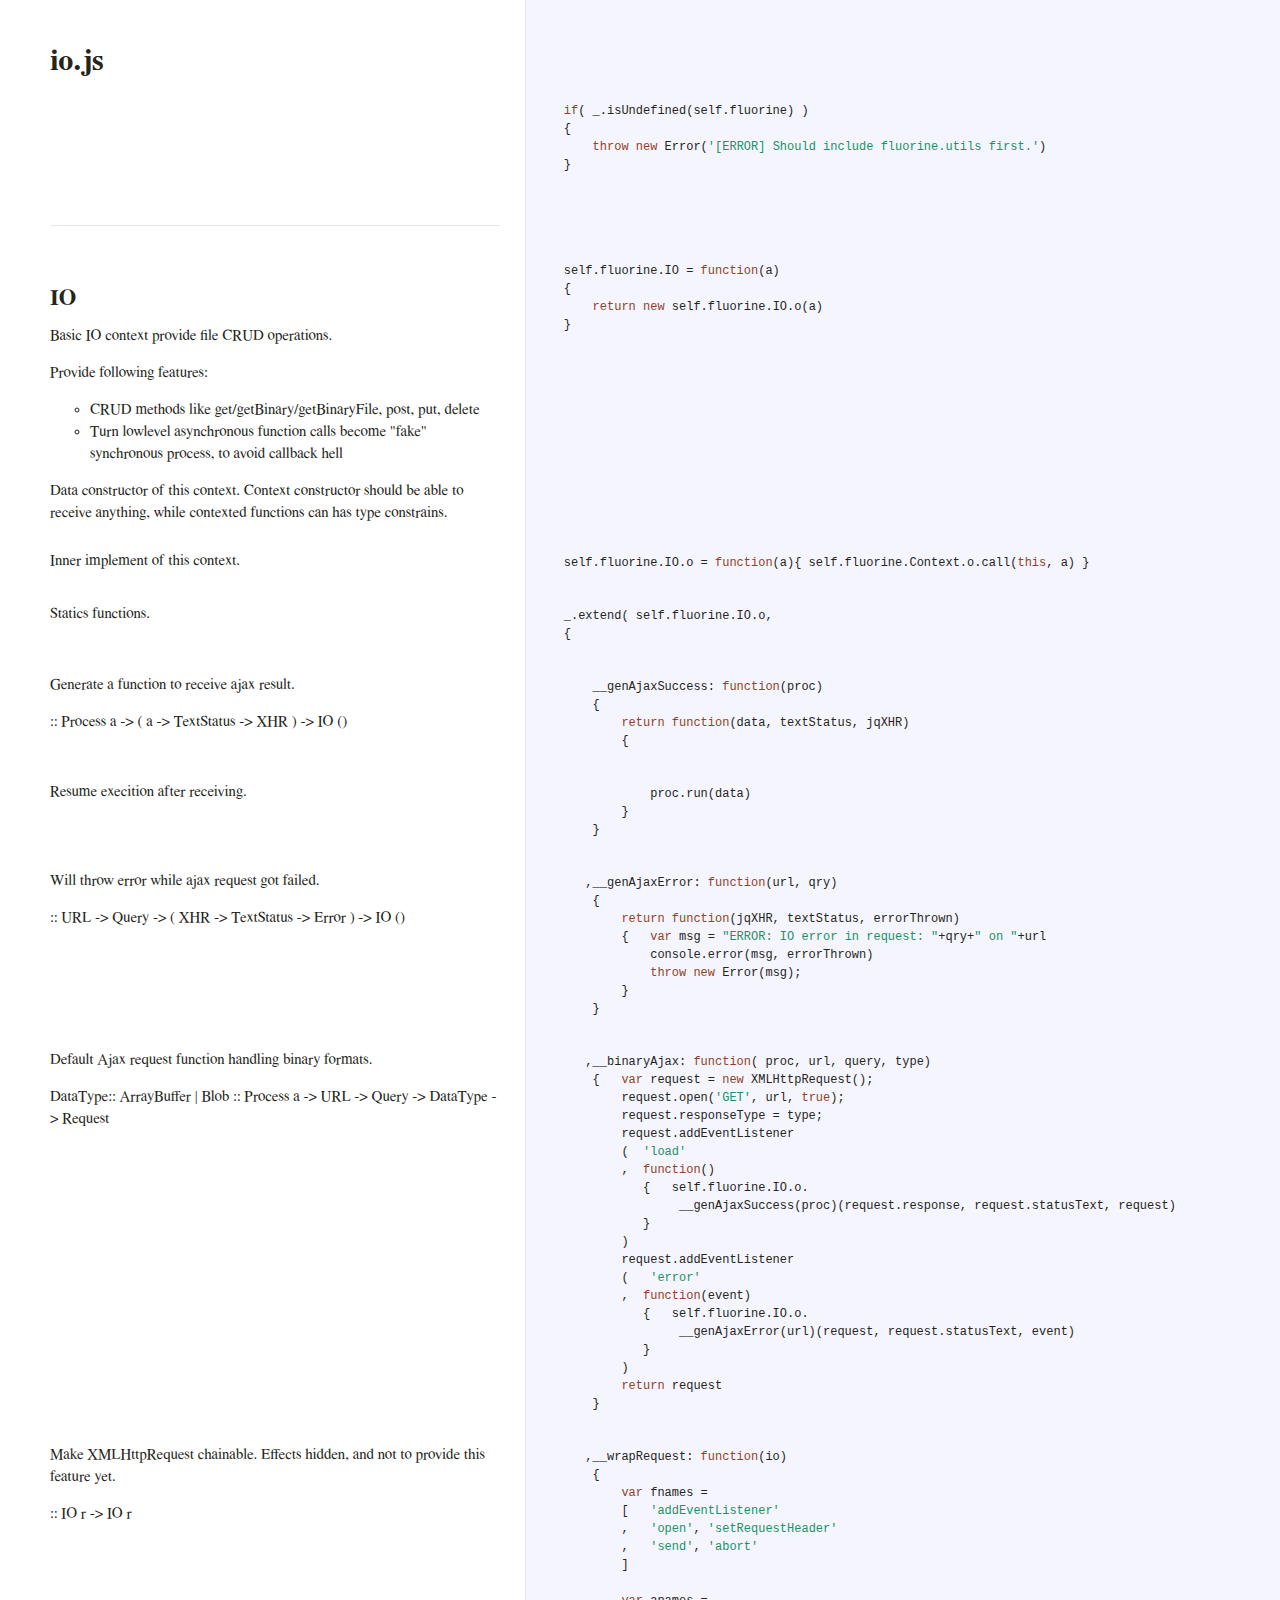
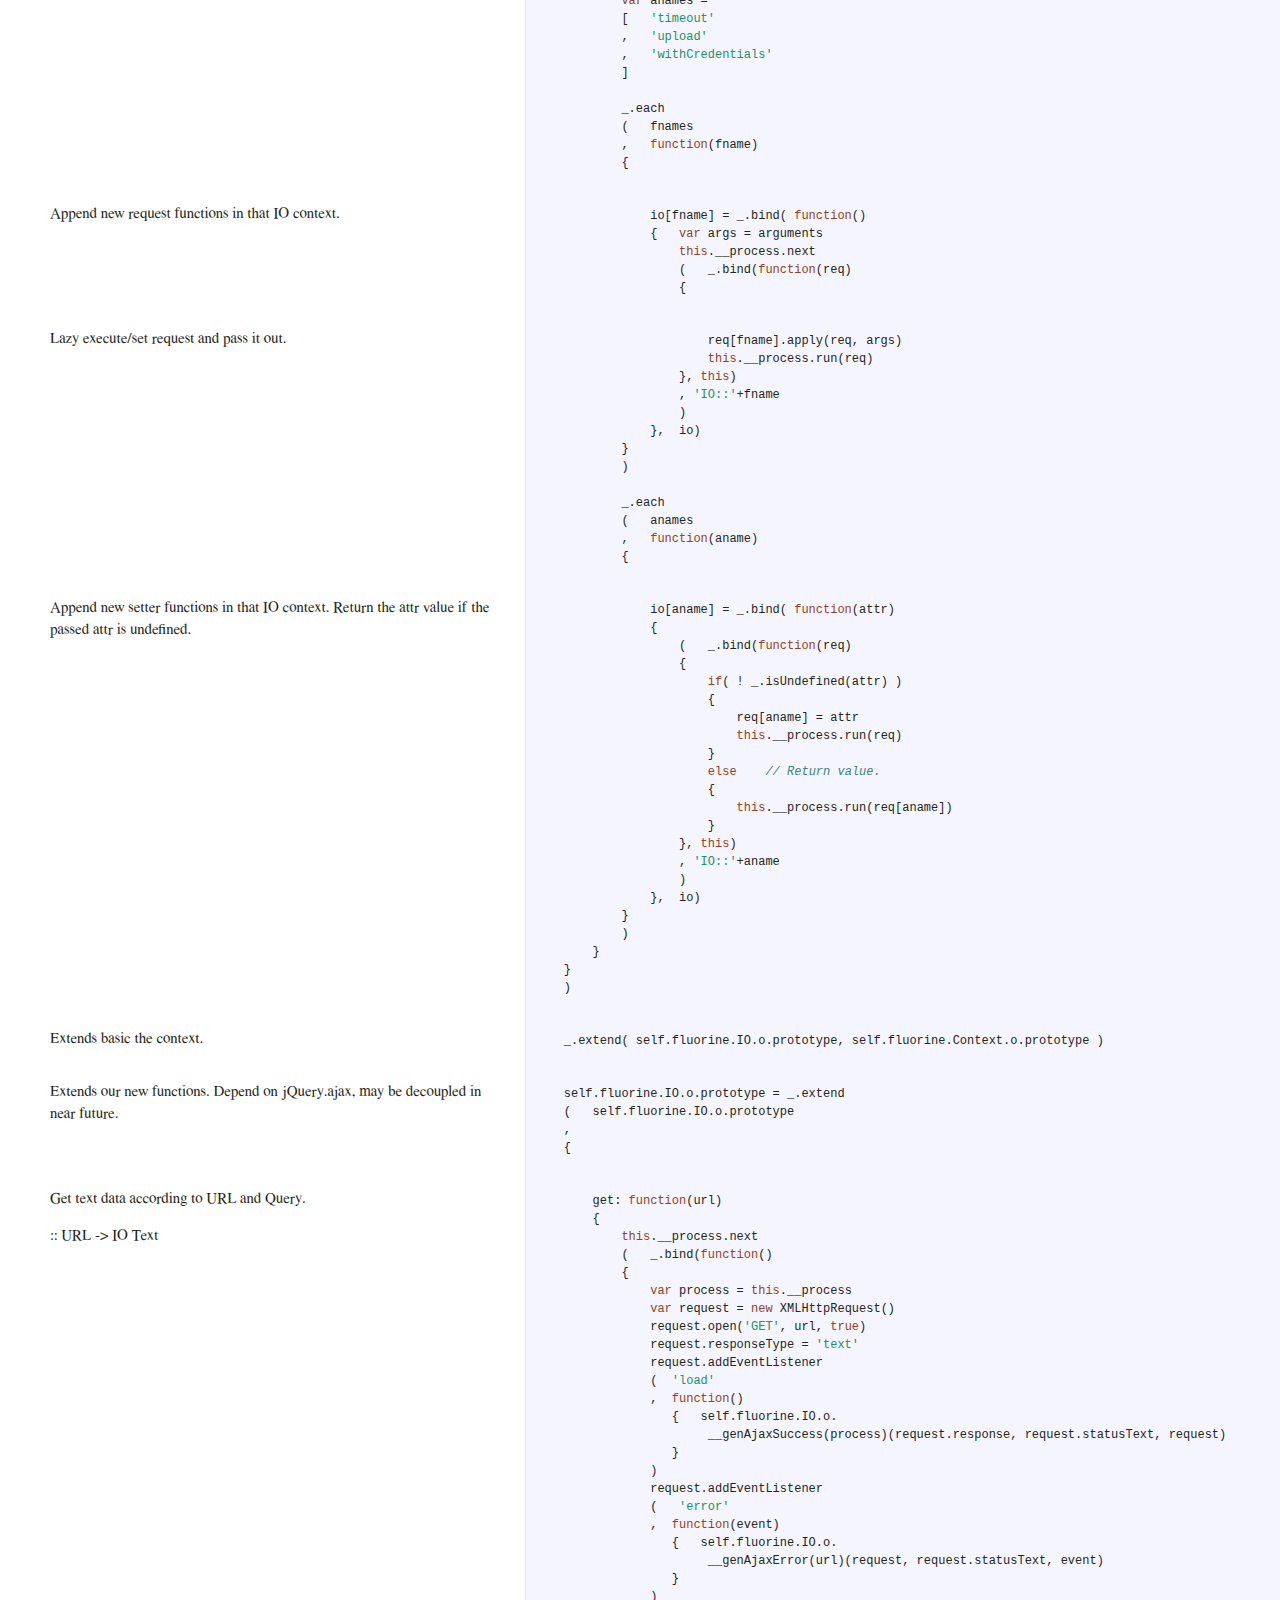
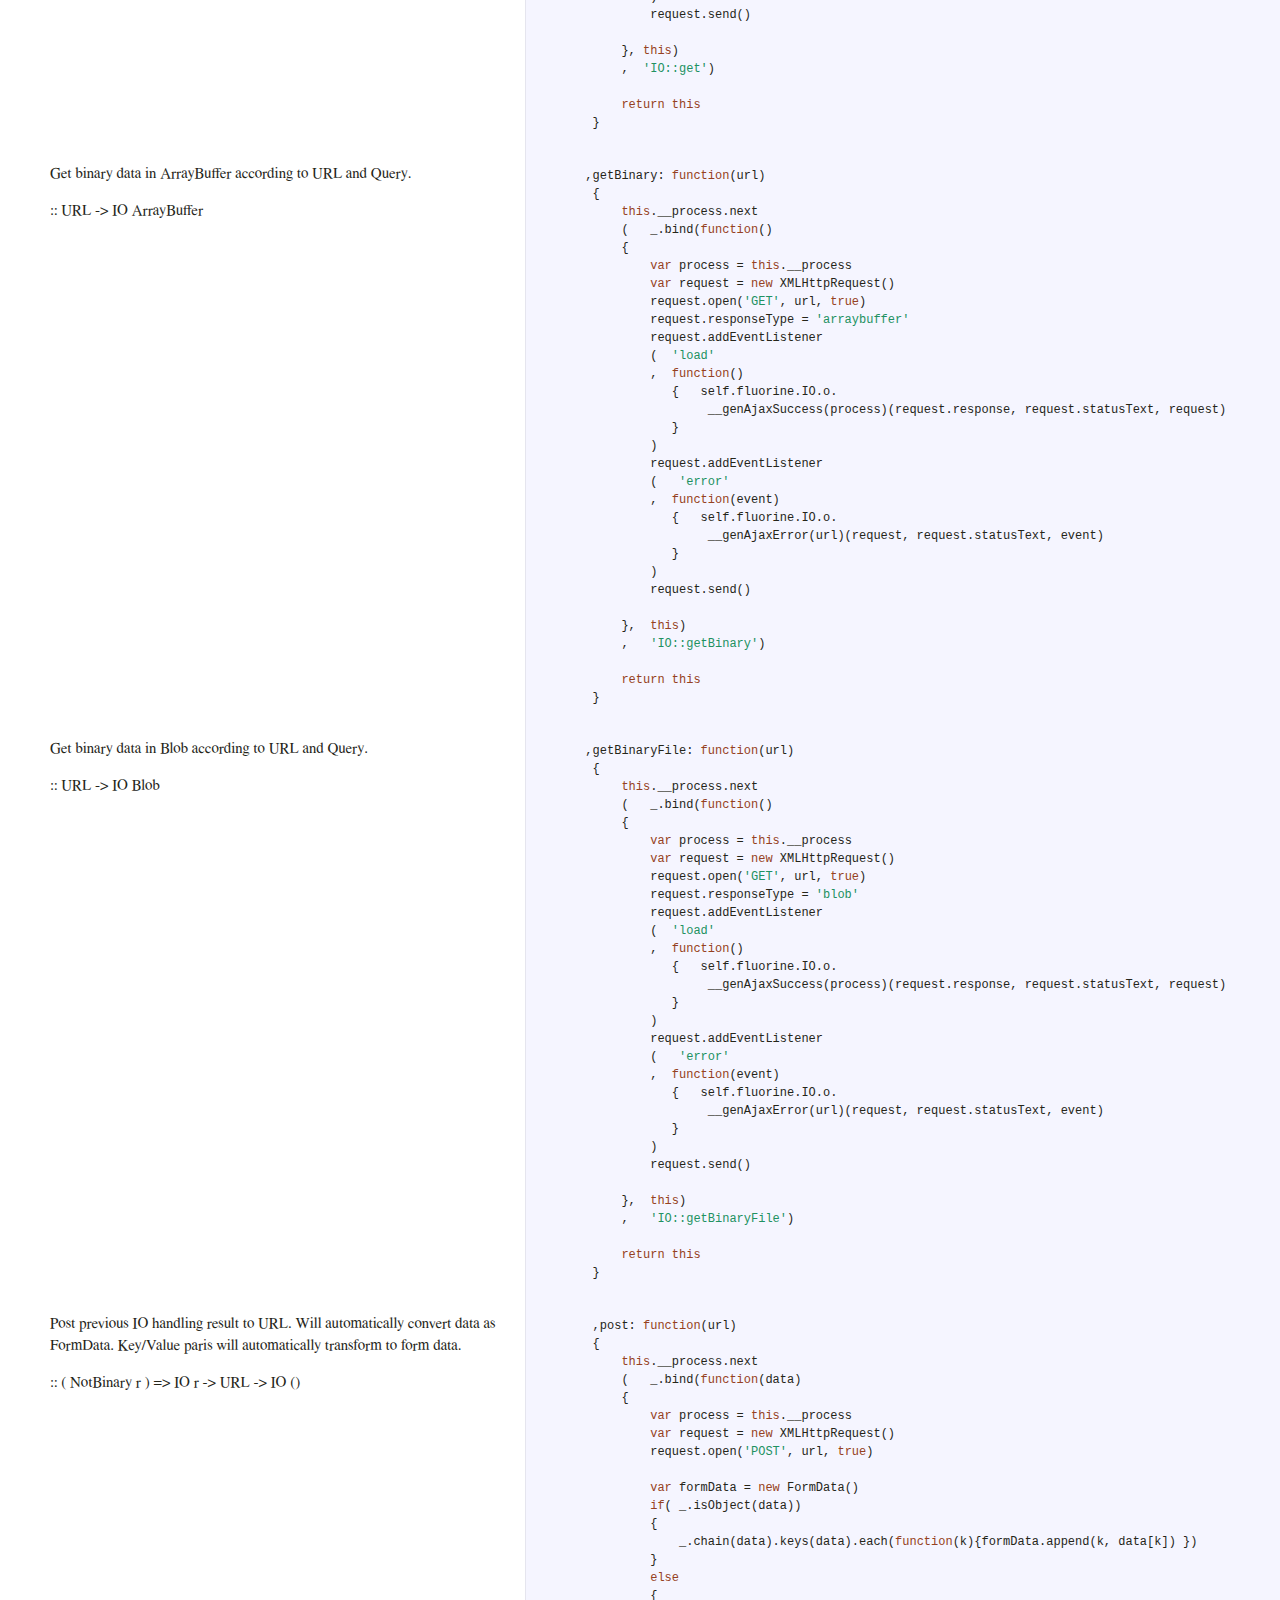
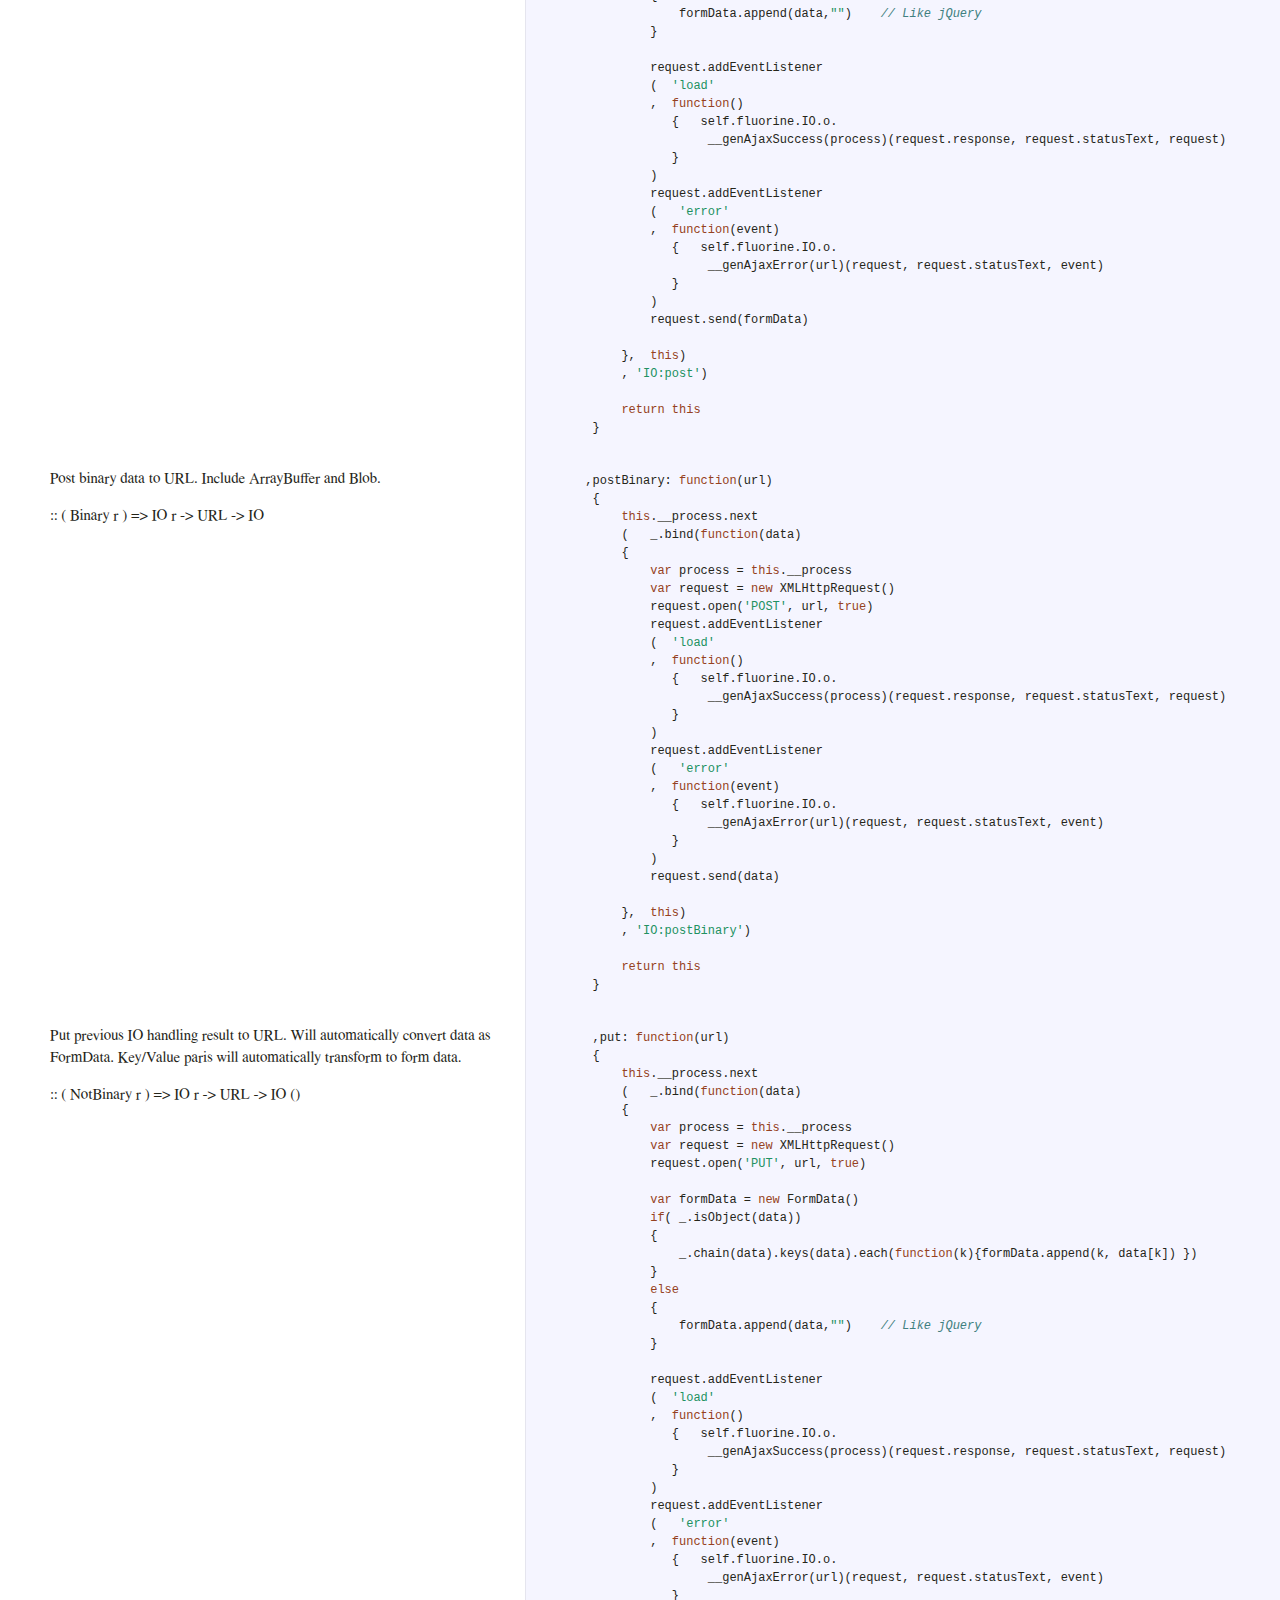
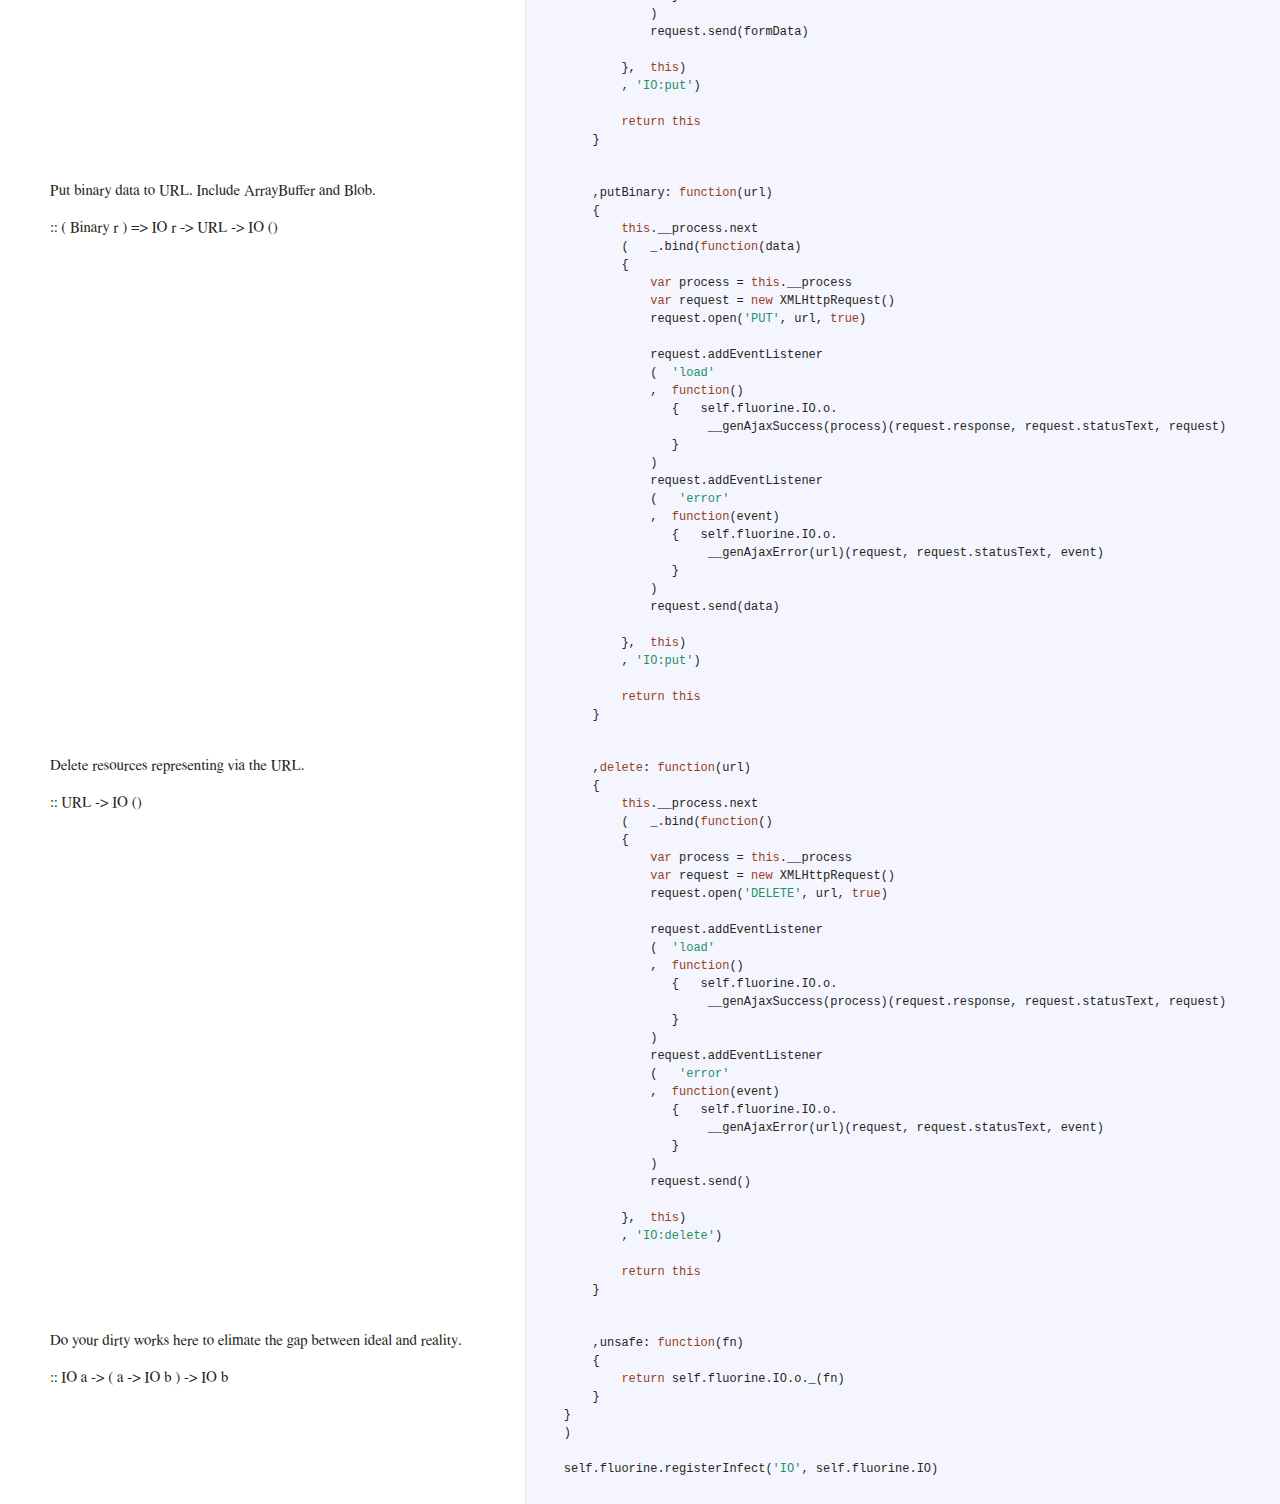
<file: library/Fluorine/document/context/io.html>
<!DOCTYPE html>

<html>
<head>
  <title>io.js</title>
  <meta http-equiv="content-type" content="text/html; charset=UTF-8">
  <meta name="viewport" content="width=device-width, target-densitydpi=160dpi, initial-scale=1.0; maximum-scale=1.0; user-scalable=0;">
  <link rel="stylesheet" media="all" href="docco.css" />
</head>
<body>
  <div id="container">
    <div id="background"></div>
    
    <ul class="sections">
        
          <li id="title">
              <div class="annotation">
                  <h1>io.js</h1>
              </div>
          </li>
        
        
        
        <li id="section-1">
            <div class="annotation">
              
              <div class="pilwrap ">
                <a class="pilcrow" href="#section-1">&#182;</a>
              </div>
              
            </div>
            
            <div class="content"><div class='highlight'><pre>
<span class="keyword">if</span>( _.isUndefined(self.fluorine) )
{
    <span class="keyword">throw</span> <span class="keyword">new</span> Error(<span class="string">'[ERROR] Should include fluorine.utils first.'</span>)
}</pre></div></div>
            
        </li>
        
        
        <li id="section-2">
            <div class="annotation">
              
              <div class="pilwrap ">
                <a class="pilcrow" href="#section-2">&#182;</a>
              </div>
              <hr>

            </div>
            
        </li>
        
        
        <li id="section-3">
            <div class="annotation">
              
              <div class="pilwrap for-h2">
                <a class="pilcrow" href="#section-3">&#182;</a>
              </div>
              <h2>IO</h2>
<p>Basic IO context provide file CRUD operations.</p>
<p>Provide following features:</p>
<ul>
<li>CRUD methods like get/getBinary/getBinaryFile, post, put, delete</li>
<li>Turn lowlevel asynchronous function calls become &quot;fake&quot; synchronous process, to avoid callback hell</li>
</ul>
<p>Data constructor of this context.
Context constructor should be able to receive anything,
while contexted functions can has type constrains.</p>

            </div>
            
            <div class="content"><div class='highlight'><pre>self.fluorine.IO = <span class="keyword">function</span>(a)
{
    <span class="keyword">return</span> <span class="keyword">new</span> self.fluorine.IO.o(a)
}</pre></div></div>
            
        </li>
        
        
        <li id="section-4">
            <div class="annotation">
              
              <div class="pilwrap ">
                <a class="pilcrow" href="#section-4">&#182;</a>
              </div>
              <p>Inner implement of this context.</p>

            </div>
            
            <div class="content"><div class='highlight'><pre>self.fluorine.IO.o = <span class="keyword">function</span>(a){ self.fluorine.Context.o.call(<span class="keyword">this</span>, a) }</pre></div></div>
            
        </li>
        
        
        <li id="section-5">
            <div class="annotation">
              
              <div class="pilwrap ">
                <a class="pilcrow" href="#section-5">&#182;</a>
              </div>
              <p>Statics functions.</p>

            </div>
            
            <div class="content"><div class='highlight'><pre>_.extend( self.fluorine.IO.o,
{</pre></div></div>
            
        </li>
        
        
        <li id="section-6">
            <div class="annotation">
              
              <div class="pilwrap ">
                <a class="pilcrow" href="#section-6">&#182;</a>
              </div>
              <p>Generate a function to receive ajax result.</p>
<p>:: Process a -&gt; ( a -&gt; TextStatus -&gt; XHR ) -&gt; IO ()</p>

            </div>
            
            <div class="content"><div class='highlight'><pre>    __genAjaxSuccess: <span class="keyword">function</span>(proc)
    {
        <span class="keyword">return</span> <span class="keyword">function</span>(data, textStatus, jqXHR)
        {</pre></div></div>
            
        </li>
        
        
        <li id="section-7">
            <div class="annotation">
              
              <div class="pilwrap ">
                <a class="pilcrow" href="#section-7">&#182;</a>
              </div>
              <p>Resume execition after receiving.</p>

            </div>
            
            <div class="content"><div class='highlight'><pre>            proc.run(data)
        }
    }</pre></div></div>
            
        </li>
        
        
        <li id="section-8">
            <div class="annotation">
              
              <div class="pilwrap ">
                <a class="pilcrow" href="#section-8">&#182;</a>
              </div>
              <p>Will throw error while ajax request got failed.</p>
<p>:: URL -&gt; Query -&gt; ( XHR -&gt; TextStatus -&gt; Error ) -&gt; IO ()</p>

            </div>
            
            <div class="content"><div class='highlight'><pre>   ,__genAjaxError: <span class="keyword">function</span>(url, qry)
    {
        <span class="keyword">return</span> <span class="keyword">function</span>(jqXHR, textStatus, errorThrown)
        {   <span class="keyword">var</span> msg = <span class="string">"ERROR: IO error in request: "</span>+qry+<span class="string">" on "</span>+url
            console.error(msg, errorThrown)
            <span class="keyword">throw</span> <span class="keyword">new</span> Error(msg);
        }
    }</pre></div></div>
            
        </li>
        
        
        <li id="section-9">
            <div class="annotation">
              
              <div class="pilwrap ">
                <a class="pilcrow" href="#section-9">&#182;</a>
              </div>
              <p>Default Ajax request function handling binary formats.</p>
<p>DataType:: ArrayBuffer | Blob 
:: Process a -&gt; URL -&gt; Query -&gt; DataType -&gt; Request</p>

            </div>
            
            <div class="content"><div class='highlight'><pre>   ,__binaryAjax: <span class="keyword">function</span>( proc, url, query, type)
    {   <span class="keyword">var</span> request = <span class="keyword">new</span> XMLHttpRequest();
        request.open(<span class="string">'GET'</span>, url, <span class="literal">true</span>);
        request.responseType = type;
        request.addEventListener
        (  <span class="string">'load'</span>
        ,  <span class="keyword">function</span>() 
           {   self.fluorine.IO.o.
                __genAjaxSuccess(proc)(request.response, request.statusText, request) 
           }
        )
        request.addEventListener
        (   <span class="string">'error'</span>
        ,  <span class="keyword">function</span>(event) 
           {   self.fluorine.IO.o.
                __genAjaxError(url)(request, request.statusText, event) 
           }
        )
        <span class="keyword">return</span> request
    }</pre></div></div>
            
        </li>
        
        
        <li id="section-10">
            <div class="annotation">
              
              <div class="pilwrap ">
                <a class="pilcrow" href="#section-10">&#182;</a>
              </div>
              <p>Make XMLHttpRequest chainable.
Effects hidden, and not to provide this feature yet.</p>
<p>:: IO r -&gt; IO r</p>

            </div>
            
            <div class="content"><div class='highlight'><pre>   ,__wrapRequest: <span class="keyword">function</span>(io)
    {
        <span class="keyword">var</span> fnames =
        [   <span class="string">'addEventListener'</span>
        ,   <span class="string">'open'</span>, <span class="string">'setRequestHeader'</span>
        ,   <span class="string">'send'</span>, <span class="string">'abort'</span>
        ]

        <span class="keyword">var</span> anames =
        [   <span class="string">'timeout'</span>
        ,   <span class="string">'upload'</span> 
        ,   <span class="string">'withCredentials'</span>
        ]

        _.each
        (   fnames
        ,   <span class="keyword">function</span>(fname)
        {</pre></div></div>
            
        </li>
        
        
        <li id="section-11">
            <div class="annotation">
              
              <div class="pilwrap ">
                <a class="pilcrow" href="#section-11">&#182;</a>
              </div>
              <p>Append new request functions in that IO context.</p>

            </div>
            
            <div class="content"><div class='highlight'><pre>            io[fname] = _.bind( <span class="keyword">function</span>()
            {   <span class="keyword">var</span> args = arguments
                <span class="keyword">this</span>.__process.next
                (   _.bind(<span class="keyword">function</span>(req)
                {</pre></div></div>
            
        </li>
        
        
        <li id="section-12">
            <div class="annotation">
              
              <div class="pilwrap ">
                <a class="pilcrow" href="#section-12">&#182;</a>
              </div>
              <p>Lazy execute/set request and pass it out.</p>

            </div>
            
            <div class="content"><div class='highlight'><pre>                    req[fname].apply(req, args)
                    <span class="keyword">this</span>.__process.run(req)
                }, <span class="keyword">this</span>)
                , <span class="string">'IO::'</span>+fname
                )
            },  io)
        }
        )

        _.each
        (   anames
        ,   <span class="keyword">function</span>(aname)
        {</pre></div></div>
            
        </li>
        
        
        <li id="section-13">
            <div class="annotation">
              
              <div class="pilwrap ">
                <a class="pilcrow" href="#section-13">&#182;</a>
              </div>
              <p>Append new setter functions in that IO context.
Return the attr value if the passed attr is undefined.</p>

            </div>
            
            <div class="content"><div class='highlight'><pre>            io[aname] = _.bind( <span class="keyword">function</span>(attr)
            {   
                (   _.bind(<span class="keyword">function</span>(req)
                {   
                    <span class="keyword">if</span>( ! _.isUndefined(attr) )
                    {
                        req[aname] = attr
                        <span class="keyword">this</span>.__process.run(req)
                    }
                    <span class="keyword">else</span>    <span class="comment">// Return value.</span>
                    {
                        <span class="keyword">this</span>.__process.run(req[aname])
                    }
                }, <span class="keyword">this</span>)
                , <span class="string">'IO::'</span>+aname
                )
            },  io)
        }
        )
    }
}
)</pre></div></div>
            
        </li>
        
        
        <li id="section-14">
            <div class="annotation">
              
              <div class="pilwrap ">
                <a class="pilcrow" href="#section-14">&#182;</a>
              </div>
              <p>Extends basic the context.</p>

            </div>
            
            <div class="content"><div class='highlight'><pre>_.extend( self.fluorine.IO.o.prototype, self.fluorine.Context.o.prototype )</pre></div></div>
            
        </li>
        
        
        <li id="section-15">
            <div class="annotation">
              
              <div class="pilwrap ">
                <a class="pilcrow" href="#section-15">&#182;</a>
              </div>
              <p>Extends our new functions.
Depend on jQuery.ajax, may be decoupled in near future.</p>

            </div>
            
            <div class="content"><div class='highlight'><pre>self.fluorine.IO.o.prototype = _.extend
(   self.fluorine.IO.o.prototype
,
{</pre></div></div>
            
        </li>
        
        
        <li id="section-16">
            <div class="annotation">
              
              <div class="pilwrap ">
                <a class="pilcrow" href="#section-16">&#182;</a>
              </div>
              <p>Get text data according to URL and Query. </p>
<p>:: URL -&gt; IO Text </p>

            </div>
            
            <div class="content"><div class='highlight'><pre>    get: <span class="keyword">function</span>(url)
    {
        <span class="keyword">this</span>.__process.next
        (   _.bind(<span class="keyword">function</span>()
        {
            <span class="keyword">var</span> process = <span class="keyword">this</span>.__process
            <span class="keyword">var</span> request = <span class="keyword">new</span> XMLHttpRequest()
            request.open(<span class="string">'GET'</span>, url, <span class="literal">true</span>)
            request.responseType = <span class="string">'text'</span>
            request.addEventListener
            (  <span class="string">'load'</span>
            ,  <span class="keyword">function</span>() 
               {   self.fluorine.IO.o.
                    __genAjaxSuccess(process)(request.response, request.statusText, request) 
               }
            )
            request.addEventListener
            (   <span class="string">'error'</span>
            ,  <span class="keyword">function</span>(event) 
               {   self.fluorine.IO.o.
                    __genAjaxError(url)(request, request.statusText, event) 
               }
            )
            request.send()

        }, <span class="keyword">this</span>)
        ,  <span class="string">'IO::get'</span>)
        
        <span class="keyword">return</span> <span class="keyword">this</span>
    }</pre></div></div>
            
        </li>
        
        
        <li id="section-17">
            <div class="annotation">
              
              <div class="pilwrap ">
                <a class="pilcrow" href="#section-17">&#182;</a>
              </div>
              <p>Get binary data in ArrayBuffer according to URL and Query.</p>
<p>:: URL -&gt; IO ArrayBuffer</p>

            </div>
            
            <div class="content"><div class='highlight'><pre>   ,getBinary: <span class="keyword">function</span>(url)
    {
        <span class="keyword">this</span>.__process.next
        (   _.bind(<span class="keyword">function</span>()
        {
            <span class="keyword">var</span> process = <span class="keyword">this</span>.__process
            <span class="keyword">var</span> request = <span class="keyword">new</span> XMLHttpRequest()
            request.open(<span class="string">'GET'</span>, url, <span class="literal">true</span>)
            request.responseType = <span class="string">'arraybuffer'</span>
            request.addEventListener
            (  <span class="string">'load'</span>
            ,  <span class="keyword">function</span>() 
               {   self.fluorine.IO.o.
                    __genAjaxSuccess(process)(request.response, request.statusText, request) 
               }
            )
            request.addEventListener
            (   <span class="string">'error'</span>
            ,  <span class="keyword">function</span>(event) 
               {   self.fluorine.IO.o.
                    __genAjaxError(url)(request, request.statusText, event) 
               }
            )
            request.send()

        },  <span class="keyword">this</span>)
        ,   <span class="string">'IO::getBinary'</span>)
        
        <span class="keyword">return</span> <span class="keyword">this</span>
    }</pre></div></div>
            
        </li>
        
        
        <li id="section-18">
            <div class="annotation">
              
              <div class="pilwrap ">
                <a class="pilcrow" href="#section-18">&#182;</a>
              </div>
              <p>Get binary data in Blob according to URL and Query.</p>
<p>:: URL -&gt; IO Blob</p>

            </div>
            
            <div class="content"><div class='highlight'><pre>   ,getBinaryFile: <span class="keyword">function</span>(url)
    {
        <span class="keyword">this</span>.__process.next
        (   _.bind(<span class="keyword">function</span>()
        {
            <span class="keyword">var</span> process = <span class="keyword">this</span>.__process
            <span class="keyword">var</span> request = <span class="keyword">new</span> XMLHttpRequest()
            request.open(<span class="string">'GET'</span>, url, <span class="literal">true</span>)
            request.responseType = <span class="string">'blob'</span>
            request.addEventListener
            (  <span class="string">'load'</span>
            ,  <span class="keyword">function</span>() 
               {   self.fluorine.IO.o.
                    __genAjaxSuccess(process)(request.response, request.statusText, request) 
               }
            )
            request.addEventListener
            (   <span class="string">'error'</span>
            ,  <span class="keyword">function</span>(event) 
               {   self.fluorine.IO.o.
                    __genAjaxError(url)(request, request.statusText, event) 
               }
            )
            request.send()

        },  <span class="keyword">this</span>)
        ,   <span class="string">'IO::getBinaryFile'</span>)
        
        <span class="keyword">return</span> <span class="keyword">this</span>
    }</pre></div></div>
            
        </li>
        
        
        <li id="section-19">
            <div class="annotation">
              
              <div class="pilwrap ">
                <a class="pilcrow" href="#section-19">&#182;</a>
              </div>
              <p>Post previous IO handling result to URL.
Will automatically convert data as FormData.
Key/Value paris will automatically transform to form data.</p>
<p>:: ( NotBinary r ) =&gt; IO r -&gt; URL -&gt; IO ()</p>

            </div>
            
            <div class="content"><div class='highlight'><pre>    ,post: <span class="keyword">function</span>(url)
    {
	<span class="keyword">this</span>.__process.next
	(   _.bind(<span class="keyword">function</span>(data)
	{
            <span class="keyword">var</span> process = <span class="keyword">this</span>.__process
            <span class="keyword">var</span> request = <span class="keyword">new</span> XMLHttpRequest()
            request.open(<span class="string">'POST'</span>, url, <span class="literal">true</span>)

            <span class="keyword">var</span> formData = <span class="keyword">new</span> FormData()
            <span class="keyword">if</span>( _.isObject(data))
            {
                _.chain(data).keys(data).each(<span class="keyword">function</span>(k){formData.append(k, data[k]) })
            }
            <span class="keyword">else</span>
            {
                formData.append(data,<span class="string">""</span>)    <span class="comment">// Like jQuery</span>
            }

            request.addEventListener
            (  <span class="string">'load'</span>
            ,  <span class="keyword">function</span>() 
               {   self.fluorine.IO.o.
                    __genAjaxSuccess(process)(request.response, request.statusText, request) 
               }
            )
            request.addEventListener
            (   <span class="string">'error'</span>
            ,  <span class="keyword">function</span>(event) 
               {   self.fluorine.IO.o.
                    __genAjaxError(url)(request, request.statusText, event) 
               }
            )
            request.send(formData)

	},  <span class="keyword">this</span>)
	, <span class="string">'IO:post'</span>)

	<span class="keyword">return</span> <span class="keyword">this</span>
    }</pre></div></div>
            
        </li>
        
        
        <li id="section-20">
            <div class="annotation">
              
              <div class="pilwrap ">
                <a class="pilcrow" href="#section-20">&#182;</a>
              </div>
              <p>Post binary data to URL. Include ArrayBuffer and Blob.</p>
<p>:: ( Binary r ) =&gt; IO r -&gt; URL -&gt; IO</p>

            </div>
            
            <div class="content"><div class='highlight'><pre>   ,postBinary: <span class="keyword">function</span>(url)
    {
	<span class="keyword">this</span>.__process.next
	(   _.bind(<span class="keyword">function</span>(data)
	{
            <span class="keyword">var</span> process = <span class="keyword">this</span>.__process
            <span class="keyword">var</span> request = <span class="keyword">new</span> XMLHttpRequest()
            request.open(<span class="string">'POST'</span>, url, <span class="literal">true</span>)
            request.addEventListener
            (  <span class="string">'load'</span>
            ,  <span class="keyword">function</span>() 
               {   self.fluorine.IO.o.
                    __genAjaxSuccess(process)(request.response, request.statusText, request) 
               }
            )
            request.addEventListener
            (   <span class="string">'error'</span>
            ,  <span class="keyword">function</span>(event) 
               {   self.fluorine.IO.o.
                    __genAjaxError(url)(request, request.statusText, event) 
               }
            )
            request.send(data)

	},  <span class="keyword">this</span>)
	, <span class="string">'IO:postBinary'</span>)

	<span class="keyword">return</span> <span class="keyword">this</span>
    }</pre></div></div>
            
        </li>
        
        
        <li id="section-21">
            <div class="annotation">
              
              <div class="pilwrap ">
                <a class="pilcrow" href="#section-21">&#182;</a>
              </div>
              <p>Put previous IO handling result to URL.
Will automatically convert data as FormData.
Key/Value paris will automatically transform to form data.</p>
<p>:: ( NotBinary r ) =&gt; IO r -&gt; URL -&gt; IO ()</p>

            </div>
            
            <div class="content"><div class='highlight'><pre>    ,put: <span class="keyword">function</span>(url)
    {
	<span class="keyword">this</span>.__process.next
	(   _.bind(<span class="keyword">function</span>(data)
	{
            <span class="keyword">var</span> process = <span class="keyword">this</span>.__process
            <span class="keyword">var</span> request = <span class="keyword">new</span> XMLHttpRequest()
            request.open(<span class="string">'PUT'</span>, url, <span class="literal">true</span>)

            <span class="keyword">var</span> formData = <span class="keyword">new</span> FormData()
            <span class="keyword">if</span>( _.isObject(data))
            {
                _.chain(data).keys(data).each(<span class="keyword">function</span>(k){formData.append(k, data[k]) })
            }
            <span class="keyword">else</span>
            {
                formData.append(data,<span class="string">""</span>)    <span class="comment">// Like jQuery</span>
            }

            request.addEventListener
            (  <span class="string">'load'</span>
            ,  <span class="keyword">function</span>() 
               {   self.fluorine.IO.o.
                    __genAjaxSuccess(process)(request.response, request.statusText, request) 
               }
            )
            request.addEventListener
            (   <span class="string">'error'</span>
            ,  <span class="keyword">function</span>(event) 
               {   self.fluorine.IO.o.
                    __genAjaxError(url)(request, request.statusText, event) 
               }
            )
            request.send(formData)

	},  <span class="keyword">this</span>)
	, <span class="string">'IO:put'</span>)

	<span class="keyword">return</span> <span class="keyword">this</span>
    }</pre></div></div>
            
        </li>
        
        
        <li id="section-22">
            <div class="annotation">
              
              <div class="pilwrap ">
                <a class="pilcrow" href="#section-22">&#182;</a>
              </div>
              <p>Put binary data to URL. Include ArrayBuffer and Blob.</p>
<p>:: ( Binary r ) =&gt; IO r -&gt; URL -&gt; IO ()</p>

            </div>
            
            <div class="content"><div class='highlight'><pre>    ,putBinary: <span class="keyword">function</span>(url)
    {
	<span class="keyword">this</span>.__process.next
	(   _.bind(<span class="keyword">function</span>(data)
	{
            <span class="keyword">var</span> process = <span class="keyword">this</span>.__process
            <span class="keyword">var</span> request = <span class="keyword">new</span> XMLHttpRequest()
            request.open(<span class="string">'PUT'</span>, url, <span class="literal">true</span>)

            request.addEventListener
            (  <span class="string">'load'</span>
            ,  <span class="keyword">function</span>() 
               {   self.fluorine.IO.o.
                    __genAjaxSuccess(process)(request.response, request.statusText, request) 
               }
            )
            request.addEventListener
            (   <span class="string">'error'</span>
            ,  <span class="keyword">function</span>(event) 
               {   self.fluorine.IO.o.
                    __genAjaxError(url)(request, request.statusText, event) 
               }
            )
            request.send(data)

	},  <span class="keyword">this</span>)
	, <span class="string">'IO:put'</span>)

	<span class="keyword">return</span> <span class="keyword">this</span>
    }</pre></div></div>
            
        </li>
        
        
        <li id="section-23">
            <div class="annotation">
              
              <div class="pilwrap ">
                <a class="pilcrow" href="#section-23">&#182;</a>
              </div>
              <p>Delete resources representing via the URL.</p>
<p>:: URL -&gt; IO ()</p>

            </div>
            
            <div class="content"><div class='highlight'><pre>    ,<span class="keyword">delete</span>: <span class="keyword">function</span>(url)
    {
	<span class="keyword">this</span>.__process.next
	(   _.bind(<span class="keyword">function</span>()
	{
            <span class="keyword">var</span> process = <span class="keyword">this</span>.__process
            <span class="keyword">var</span> request = <span class="keyword">new</span> XMLHttpRequest()
            request.open(<span class="string">'DELETE'</span>, url, <span class="literal">true</span>)

            request.addEventListener
            (  <span class="string">'load'</span>
            ,  <span class="keyword">function</span>() 
               {   self.fluorine.IO.o.
                    __genAjaxSuccess(process)(request.response, request.statusText, request) 
               }
            )
            request.addEventListener
            (   <span class="string">'error'</span>
            ,  <span class="keyword">function</span>(event) 
               {   self.fluorine.IO.o.
                    __genAjaxError(url)(request, request.statusText, event) 
               }
            )
            request.send()

	},  <span class="keyword">this</span>)
	, <span class="string">'IO:delete'</span>)

	<span class="keyword">return</span> <span class="keyword">this</span>
    }</pre></div></div>
            
        </li>
        
        
        <li id="section-24">
            <div class="annotation">
              
              <div class="pilwrap ">
                <a class="pilcrow" href="#section-24">&#182;</a>
              </div>
              <p>Do your dirty works here to elimate the gap between ideal and reality.</p>
<p>:: IO a -&gt; ( a -&gt; IO b ) -&gt; IO b</p>

            </div>
            
            <div class="content"><div class='highlight'><pre>    ,unsafe: <span class="keyword">function</span>(fn)
    {
        <span class="keyword">return</span> self.fluorine.IO.o._(fn)
    }
}
)

self.fluorine.registerInfect(<span class="string">'IO'</span>, self.fluorine.IO)</pre></div></div>
            
        </li>
        
    </ul>
  </div>
</body>
</html>
</file>
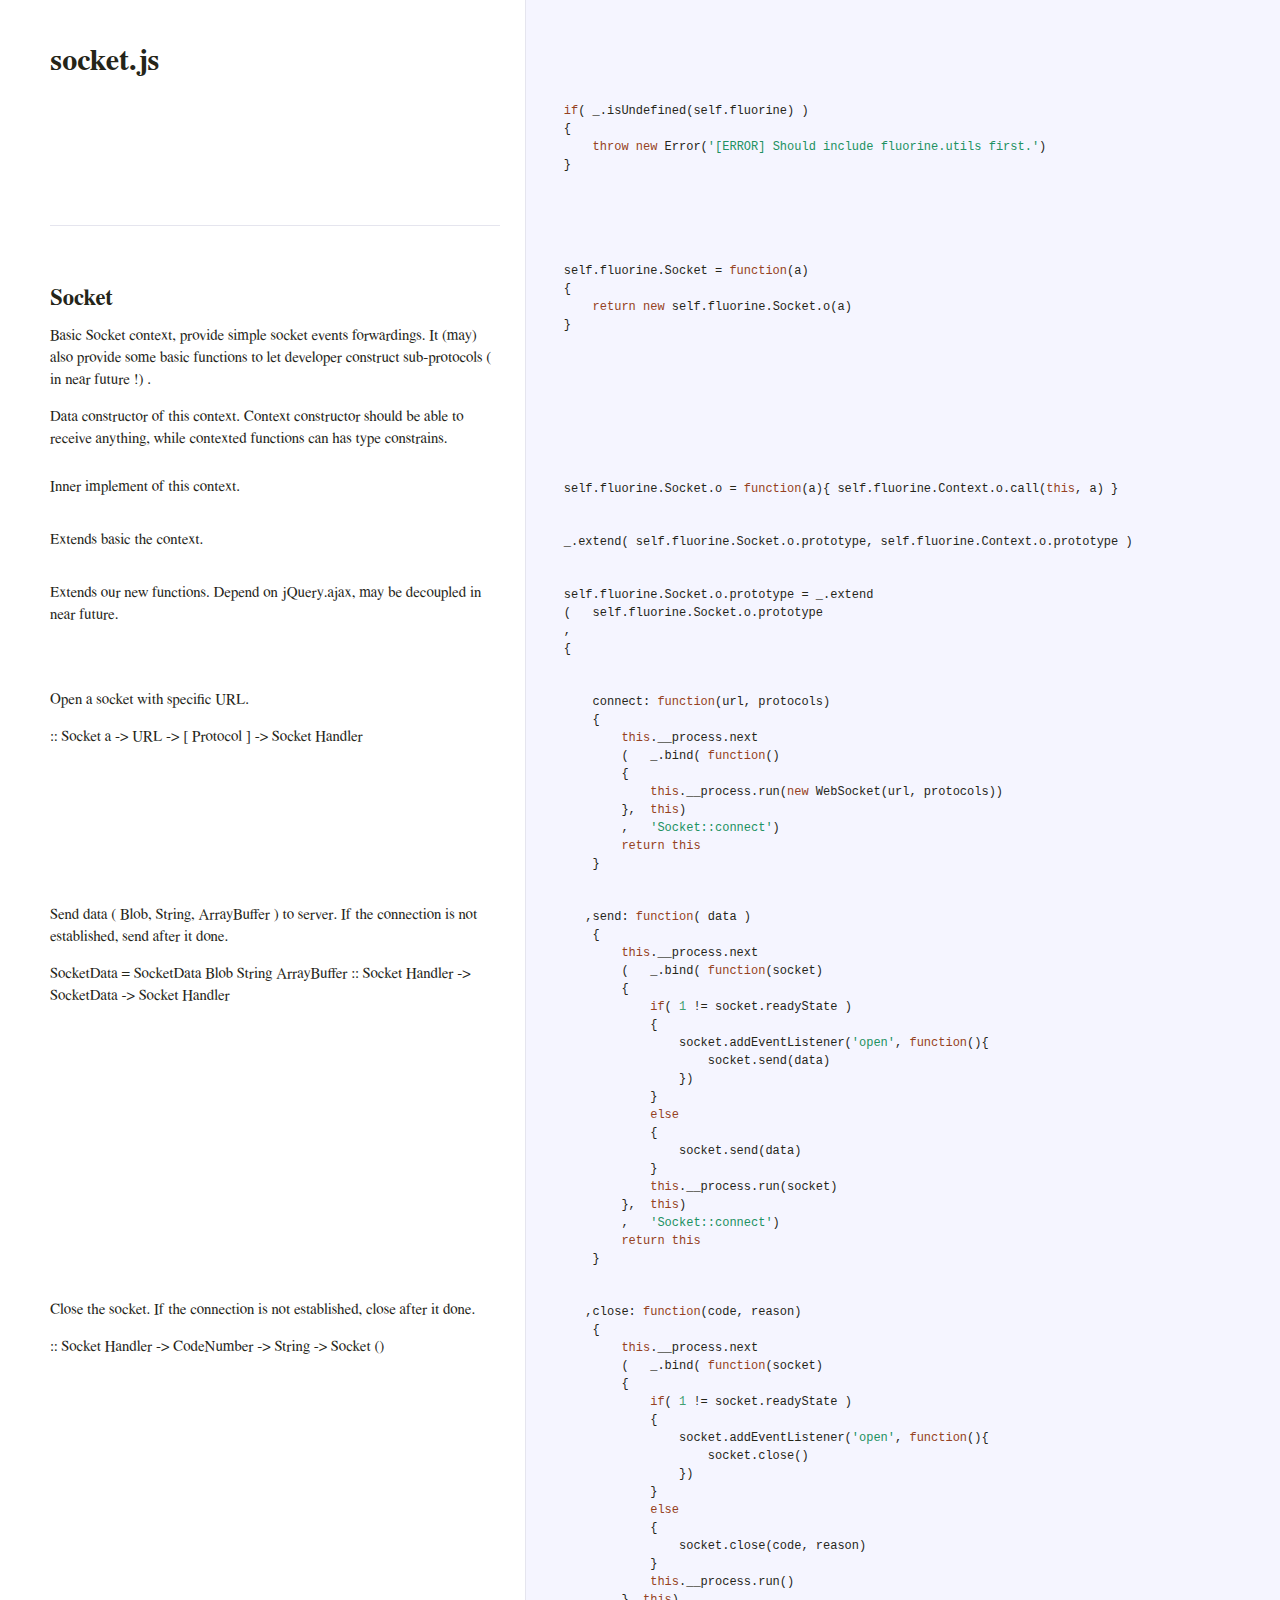
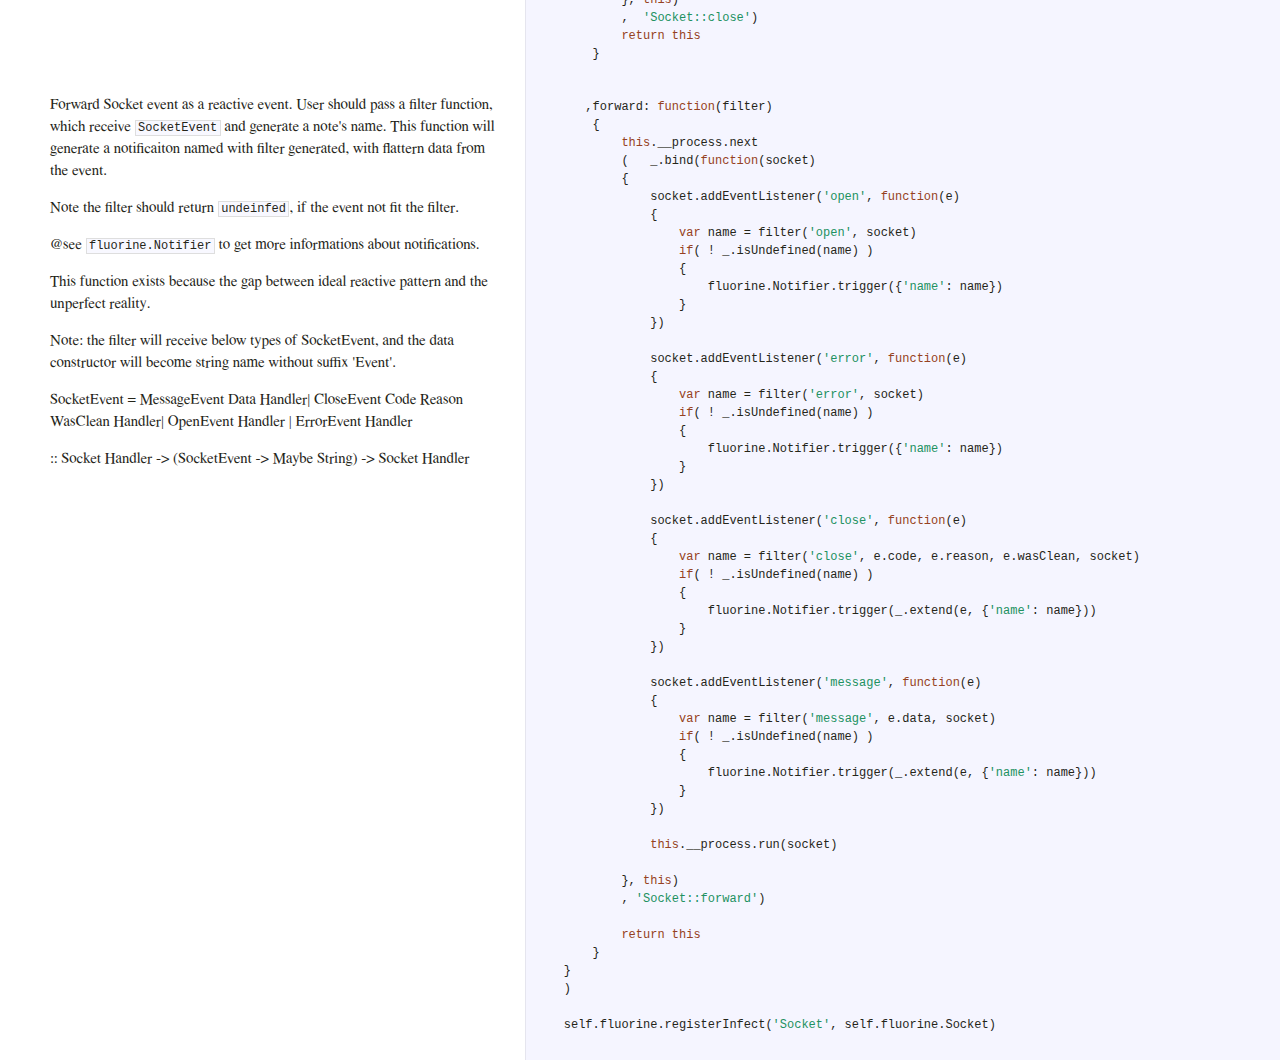
<file: library/Fluorine/document/context/socket.html>
<!DOCTYPE html>

<html>
<head>
  <title>socket.js</title>
  <meta http-equiv="content-type" content="text/html; charset=UTF-8">
  <meta name="viewport" content="width=device-width, target-densitydpi=160dpi, initial-scale=1.0; maximum-scale=1.0; user-scalable=0;">
  <link rel="stylesheet" media="all" href="docco.css" />
</head>
<body>
  <div id="container">
    <div id="background"></div>
    
    <ul class="sections">
        
          <li id="title">
              <div class="annotation">
                  <h1>socket.js</h1>
              </div>
          </li>
        
        
        
        <li id="section-1">
            <div class="annotation">
              
              <div class="pilwrap ">
                <a class="pilcrow" href="#section-1">&#182;</a>
              </div>
              
            </div>
            
            <div class="content"><div class='highlight'><pre>
<span class="keyword">if</span>( _.isUndefined(self.fluorine) )
{
    <span class="keyword">throw</span> <span class="keyword">new</span> Error(<span class="string">'[ERROR] Should include fluorine.utils first.'</span>)
}</pre></div></div>
            
        </li>
        
        
        <li id="section-2">
            <div class="annotation">
              
              <div class="pilwrap ">
                <a class="pilcrow" href="#section-2">&#182;</a>
              </div>
              <hr>

            </div>
            
        </li>
        
        
        <li id="section-3">
            <div class="annotation">
              
              <div class="pilwrap for-h2">
                <a class="pilcrow" href="#section-3">&#182;</a>
              </div>
              <h2>Socket</h2>
<p>Basic Socket context, provide simple socket events forwardings.
It (may) also provide some basic functions to let developer construct sub-protocols ( in near future !) .</p>
<p>Data constructor of this context.
Context constructor should be able to receive anything,
while contexted functions can has type constrains.</p>

            </div>
            
            <div class="content"><div class='highlight'><pre>self.fluorine.Socket = <span class="keyword">function</span>(a)
{
    <span class="keyword">return</span> <span class="keyword">new</span> self.fluorine.Socket.o(a)
}</pre></div></div>
            
        </li>
        
        
        <li id="section-4">
            <div class="annotation">
              
              <div class="pilwrap ">
                <a class="pilcrow" href="#section-4">&#182;</a>
              </div>
              <p>Inner implement of this context.</p>

            </div>
            
            <div class="content"><div class='highlight'><pre>self.fluorine.Socket.o = <span class="keyword">function</span>(a){ self.fluorine.Context.o.call(<span class="keyword">this</span>, a) }</pre></div></div>
            
        </li>
        
        
        <li id="section-5">
            <div class="annotation">
              
              <div class="pilwrap ">
                <a class="pilcrow" href="#section-5">&#182;</a>
              </div>
              <p>Extends basic the context.</p>

            </div>
            
            <div class="content"><div class='highlight'><pre>_.extend( self.fluorine.Socket.o.prototype, self.fluorine.Context.o.prototype )</pre></div></div>
            
        </li>
        
        
        <li id="section-6">
            <div class="annotation">
              
              <div class="pilwrap ">
                <a class="pilcrow" href="#section-6">&#182;</a>
              </div>
              <p>Extends our new functions.
Depend on jQuery.ajax, may be decoupled in near future.</p>

            </div>
            
            <div class="content"><div class='highlight'><pre>self.fluorine.Socket.o.prototype = _.extend
(   self.fluorine.Socket.o.prototype
,
{</pre></div></div>
            
        </li>
        
        
        <li id="section-7">
            <div class="annotation">
              
              <div class="pilwrap ">
                <a class="pilcrow" href="#section-7">&#182;</a>
              </div>
              <p>Open a socket with specific URL.</p>
<p>:: Socket a -&gt; URL -&gt; [ Protocol ] -&gt; Socket Handler</p>

            </div>
            
            <div class="content"><div class='highlight'><pre>    connect: <span class="keyword">function</span>(url, protocols)
    {
        <span class="keyword">this</span>.__process.next
        (   _.bind( <span class="keyword">function</span>()
        {
            <span class="keyword">this</span>.__process.run(<span class="keyword">new</span> WebSocket(url, protocols))
        },  <span class="keyword">this</span>)
        ,   <span class="string">'Socket::connect'</span>)
        <span class="keyword">return</span> <span class="keyword">this</span>
    }</pre></div></div>
            
        </li>
        
        
        <li id="section-8">
            <div class="annotation">
              
              <div class="pilwrap ">
                <a class="pilcrow" href="#section-8">&#182;</a>
              </div>
              <p>Send data ( Blob, String, ArrayBuffer ) to server.
If the connection is not established, send after it done.</p>
<p>SocketData = SocketData Blob String ArrayBuffer
:: Socket Handler -&gt; SocketData -&gt; Socket Handler</p>

            </div>
            
            <div class="content"><div class='highlight'><pre>   ,send: <span class="keyword">function</span>( data )
    {
        <span class="keyword">this</span>.__process.next
        (   _.bind( <span class="keyword">function</span>(socket)
        {
            <span class="keyword">if</span>( <span class="number">1</span> != socket.readyState )
            {
                socket.addEventListener(<span class="string">'open'</span>, <span class="keyword">function</span>(){
                    socket.send(data)
                })
            }
            <span class="keyword">else</span>
            {
                socket.send(data)
            }
            <span class="keyword">this</span>.__process.run(socket)
        },  <span class="keyword">this</span>)
        ,   <span class="string">'Socket::connect'</span>)
        <span class="keyword">return</span> <span class="keyword">this</span>
    }</pre></div></div>
            
        </li>
        
        
        <li id="section-9">
            <div class="annotation">
              
              <div class="pilwrap ">
                <a class="pilcrow" href="#section-9">&#182;</a>
              </div>
              <p>Close the socket. If the connection is not established, close after it done.</p>
<p>:: Socket Handler -&gt; CodeNumber -&gt; String -&gt; Socket ()</p>

            </div>
            
            <div class="content"><div class='highlight'><pre>   ,close: <span class="keyword">function</span>(code, reason)
    {
        <span class="keyword">this</span>.__process.next
        (   _.bind( <span class="keyword">function</span>(socket)
        {
            <span class="keyword">if</span>( <span class="number">1</span> != socket.readyState )
            {
                socket.addEventListener(<span class="string">'open'</span>, <span class="keyword">function</span>(){
                    socket.close()
                })
            }
            <span class="keyword">else</span>
            {
                socket.close(code, reason)
            }
            <span class="keyword">this</span>.__process.run()
        }, <span class="keyword">this</span>)
        ,  <span class="string">'Socket::close'</span>)
        <span class="keyword">return</span> <span class="keyword">this</span>
    }</pre></div></div>
            
        </li>
        
        
        <li id="section-10">
            <div class="annotation">
              
              <div class="pilwrap ">
                <a class="pilcrow" href="#section-10">&#182;</a>
              </div>
              <p>Forward Socket event as a reactive event. 
User should pass a filter function, which receive <code>SocketEvent</code> and generate a note&#39;s name.
This function will generate a notificaiton named with filter generated, with flattern data from the event.</p>
<p>Note the filter should return <code>undeinfed</code>, if the event not fit the filter.</p>
<p>@see <code>fluorine.Notifier</code> to get more informations about notifications.</p>
<p>This function exists because the gap between ideal reactive pattern and the unperfect reality.</p>
<p>Note: the filter will receive below types of SocketEvent, 
and the data constructor will become string name without suffix &#39;Event&#39;.</p>
<p>SocketEvent = MessageEvent Data Handler| CloseEvent Code Reason WasClean Handler| OpenEvent Handler | ErrorEvent Handler</p>
<p>:: Socket Handler -&gt; (SocketEvent -&gt; Maybe String) -&gt; Socket Handler</p>

            </div>
            
            <div class="content"><div class='highlight'><pre>   ,forward: <span class="keyword">function</span>(filter)
    {
        <span class="keyword">this</span>.__process.next 
        (   _.bind(<span class="keyword">function</span>(socket)
        {
            socket.addEventListener(<span class="string">'open'</span>, <span class="keyword">function</span>(e)
            {
                <span class="keyword">var</span> name = filter(<span class="string">'open'</span>, socket)
                <span class="keyword">if</span>( ! _.isUndefined(name) )
                {
                    fluorine.Notifier.trigger({<span class="string">'name'</span>: name})           
                }
            })

            socket.addEventListener(<span class="string">'error'</span>, <span class="keyword">function</span>(e)
            {
                <span class="keyword">var</span> name = filter(<span class="string">'error'</span>, socket)
                <span class="keyword">if</span>( ! _.isUndefined(name) )
                {
                    fluorine.Notifier.trigger({<span class="string">'name'</span>: name})           
                }
            })

            socket.addEventListener(<span class="string">'close'</span>, <span class="keyword">function</span>(e)
            {
                <span class="keyword">var</span> name = filter(<span class="string">'close'</span>, e.code, e.reason, e.wasClean, socket)
                <span class="keyword">if</span>( ! _.isUndefined(name) )
                {
                    fluorine.Notifier.trigger(_.extend(e, {<span class="string">'name'</span>: name}))
                }
            })
            
            socket.addEventListener(<span class="string">'message'</span>, <span class="keyword">function</span>(e)
            {
                <span class="keyword">var</span> name = filter(<span class="string">'message'</span>, e.data, socket)
                <span class="keyword">if</span>( ! _.isUndefined(name) )
                {
                    fluorine.Notifier.trigger(_.extend(e, {<span class="string">'name'</span>: name}))
                }
            })

            <span class="keyword">this</span>.__process.run(socket)

        }, <span class="keyword">this</span>)
        , <span class="string">'Socket::forward'</span>)
        
        <span class="keyword">return</span> <span class="keyword">this</span>
    }
}
)

self.fluorine.registerInfect(<span class="string">'Socket'</span>, self.fluorine.Socket)</pre></div></div>
            
        </li>
        
    </ul>
  </div>
</body>
</html>
</file>
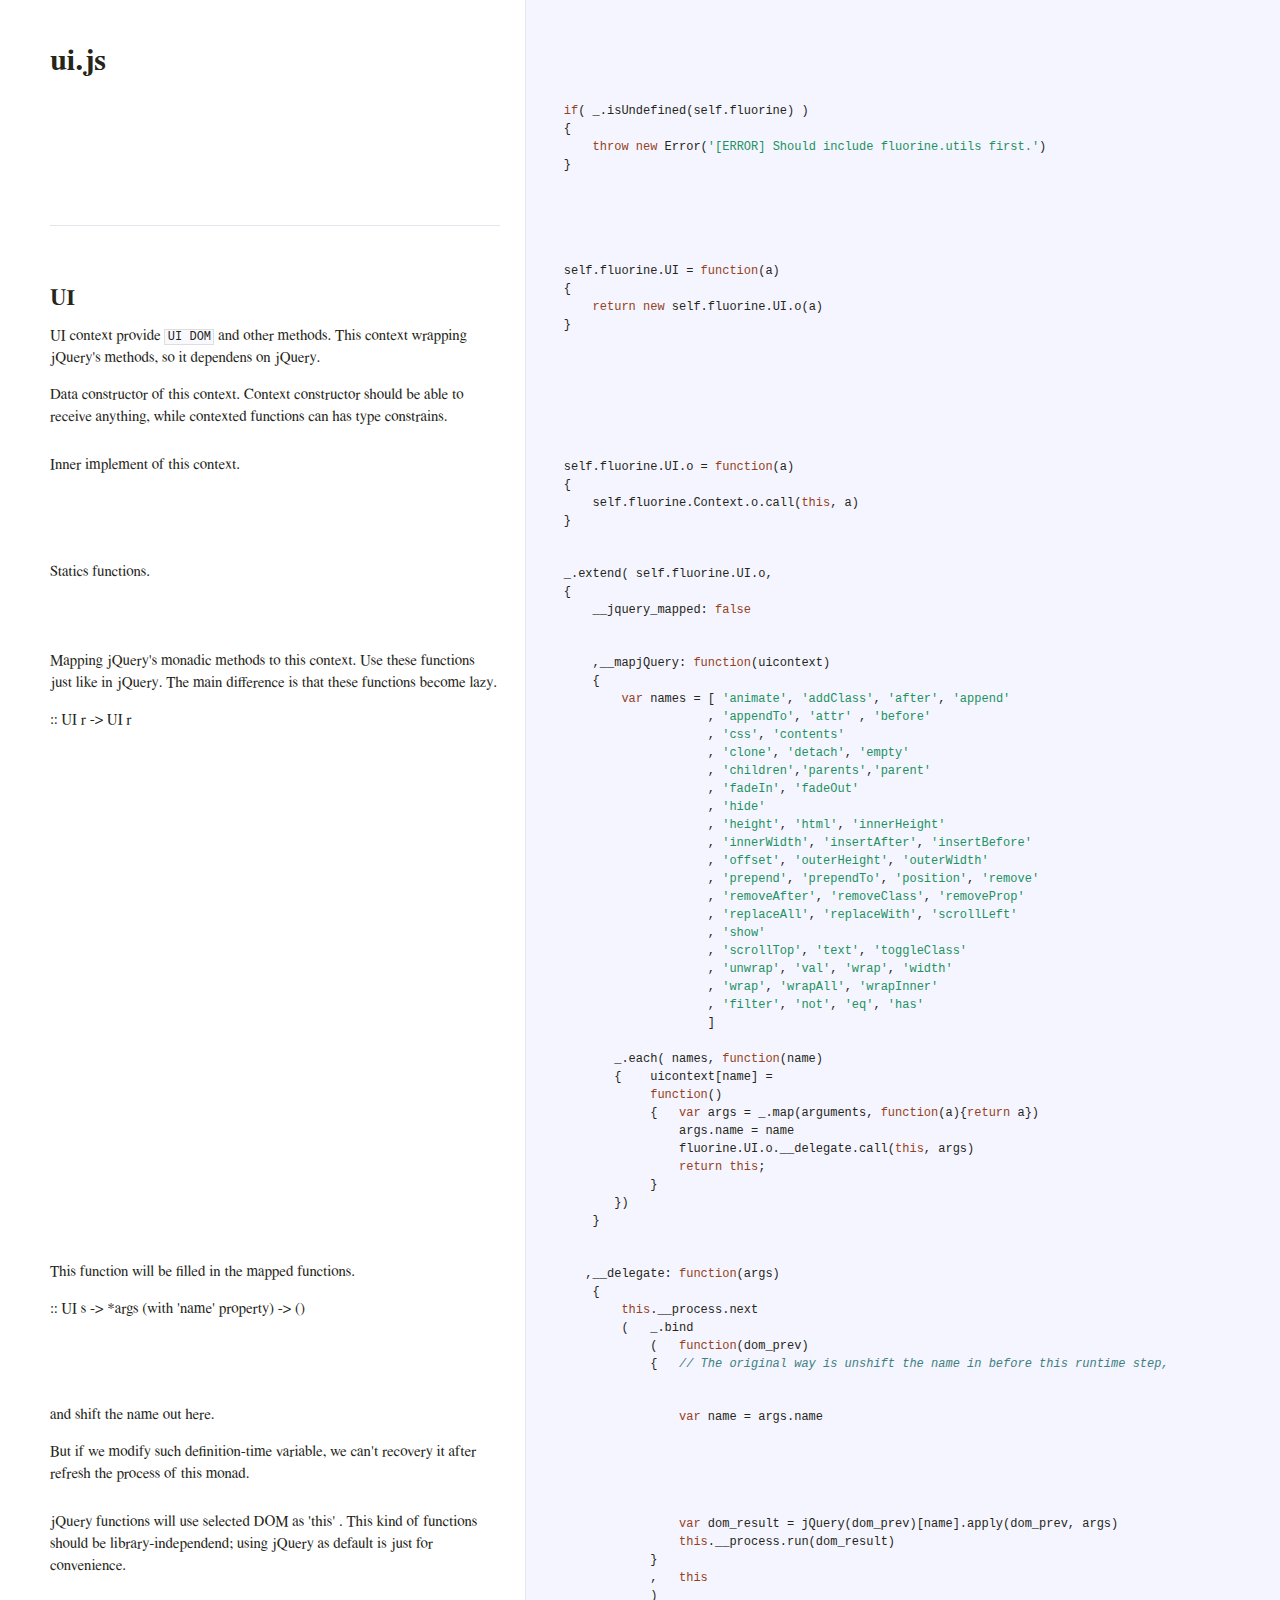
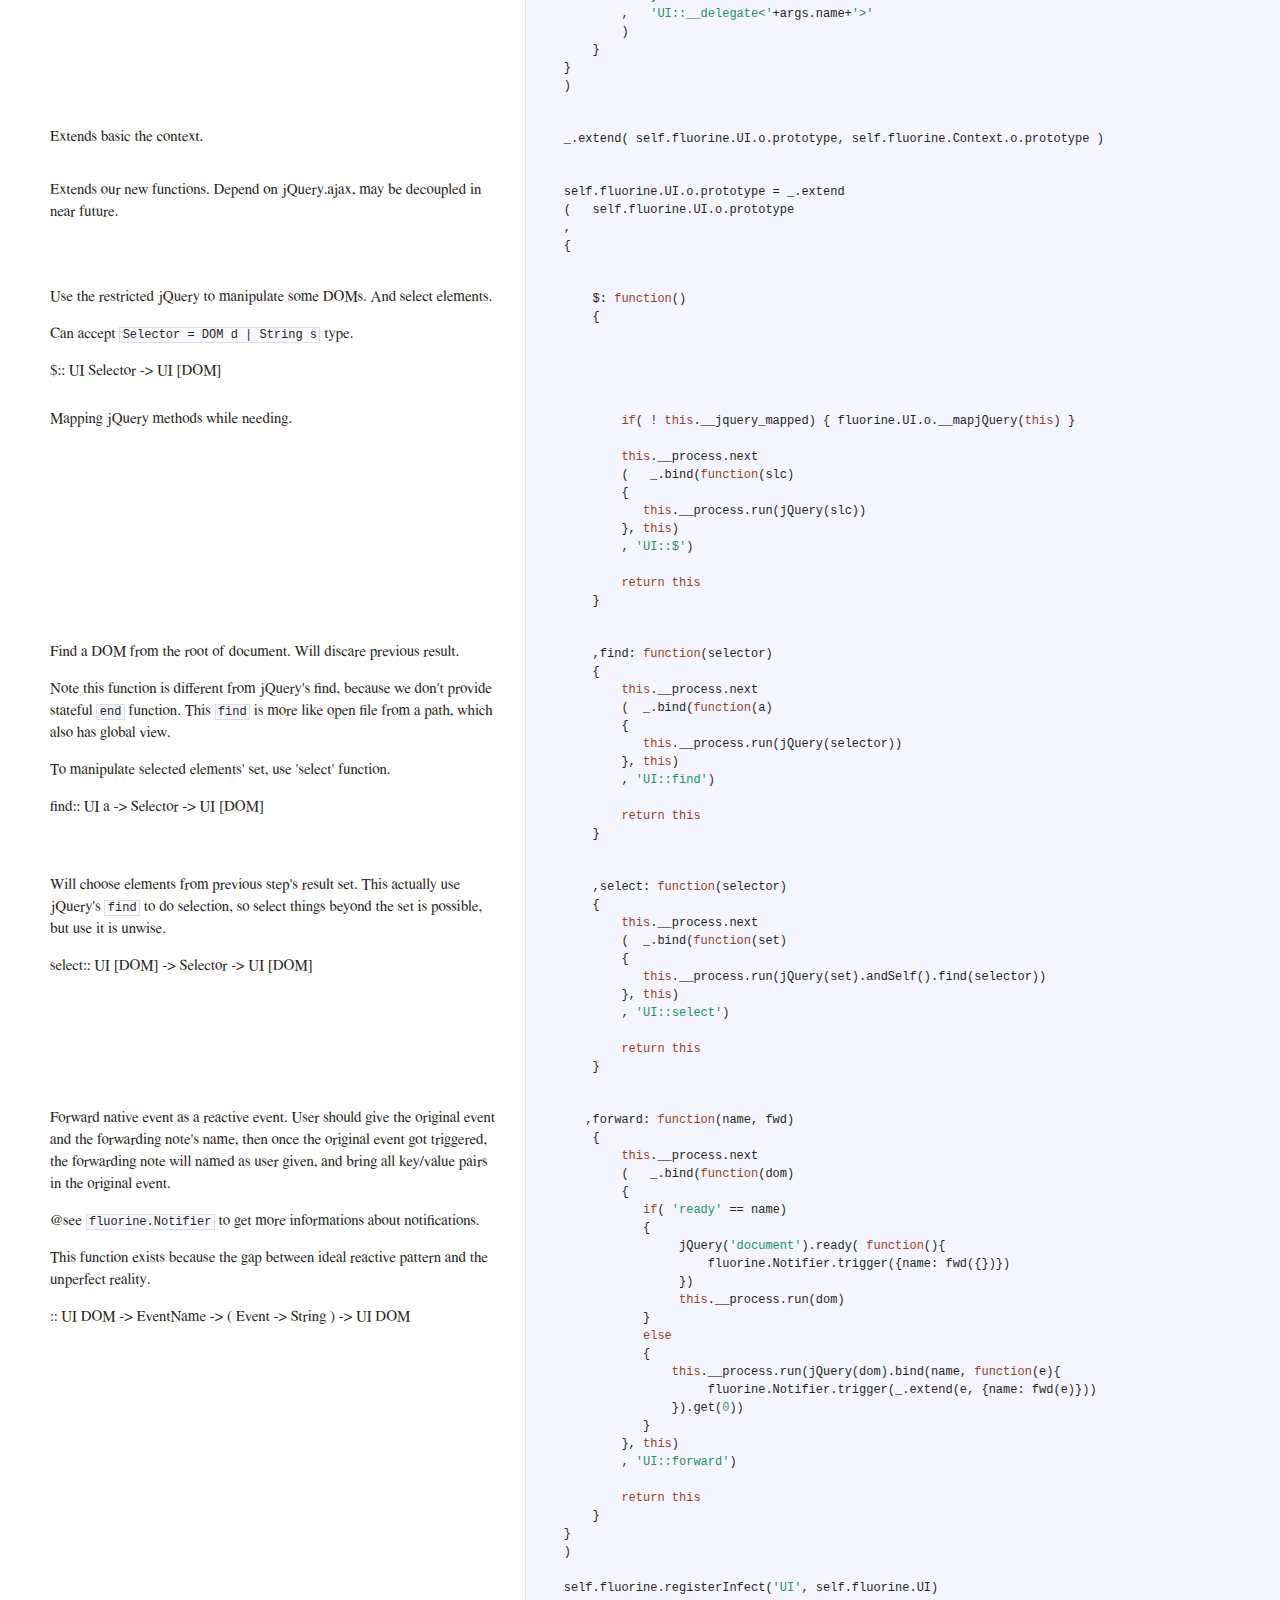
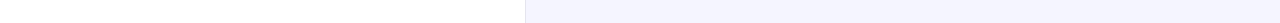
<file: library/Fluorine/document/context/ui.html>
<!DOCTYPE html>

<html>
<head>
  <title>ui.js</title>
  <meta http-equiv="content-type" content="text/html; charset=UTF-8">
  <meta name="viewport" content="width=device-width, target-densitydpi=160dpi, initial-scale=1.0; maximum-scale=1.0; user-scalable=0;">
  <link rel="stylesheet" media="all" href="docco.css" />
</head>
<body>
  <div id="container">
    <div id="background"></div>
    
    <ul class="sections">
        
          <li id="title">
              <div class="annotation">
                  <h1>ui.js</h1>
              </div>
          </li>
        
        
        
        <li id="section-1">
            <div class="annotation">
              
              <div class="pilwrap ">
                <a class="pilcrow" href="#section-1">&#182;</a>
              </div>
              
            </div>
            
            <div class="content"><div class='highlight'><pre>
<span class="keyword">if</span>( _.isUndefined(self.fluorine) )
{
    <span class="keyword">throw</span> <span class="keyword">new</span> Error(<span class="string">'[ERROR] Should include fluorine.utils first.'</span>)
}</pre></div></div>
            
        </li>
        
        
        <li id="section-2">
            <div class="annotation">
              
              <div class="pilwrap ">
                <a class="pilcrow" href="#section-2">&#182;</a>
              </div>
              <hr>

            </div>
            
        </li>
        
        
        <li id="section-3">
            <div class="annotation">
              
              <div class="pilwrap for-h2">
                <a class="pilcrow" href="#section-3">&#182;</a>
              </div>
              <h2>UI</h2>
<p>UI context provide <code>UI DOM</code> and other methods.
This context wrapping jQuery&#39;s methods, so it dependens on jQuery.</p>
<p>Data constructor of this context.
Context constructor should be able to receive anything,
while contexted functions can has type constrains.</p>

            </div>
            
            <div class="content"><div class='highlight'><pre>self.fluorine.UI = <span class="keyword">function</span>(a)
{
    <span class="keyword">return</span> <span class="keyword">new</span> self.fluorine.UI.o(a)
}</pre></div></div>
            
        </li>
        
        
        <li id="section-4">
            <div class="annotation">
              
              <div class="pilwrap ">
                <a class="pilcrow" href="#section-4">&#182;</a>
              </div>
              <p>Inner implement of this context.</p>

            </div>
            
            <div class="content"><div class='highlight'><pre>self.fluorine.UI.o = <span class="keyword">function</span>(a)
{   
    self.fluorine.Context.o.call(<span class="keyword">this</span>, a) 
}</pre></div></div>
            
        </li>
        
        
        <li id="section-5">
            <div class="annotation">
              
              <div class="pilwrap ">
                <a class="pilcrow" href="#section-5">&#182;</a>
              </div>
              <p>Statics functions.</p>

            </div>
            
            <div class="content"><div class='highlight'><pre>_.extend( self.fluorine.UI.o,
{
    __jquery_mapped: <span class="literal">false</span></pre></div></div>
            
        </li>
        
        
        <li id="section-6">
            <div class="annotation">
              
              <div class="pilwrap ">
                <a class="pilcrow" href="#section-6">&#182;</a>
              </div>
              <p>Mapping jQuery&#39;s monadic methods to this context.
Use these functions just like in jQuery. The main difference is that these functions become lazy. </p>
<p>:: UI r -&gt; UI r</p>

            </div>
            
            <div class="content"><div class='highlight'><pre>    ,__mapjQuery: <span class="keyword">function</span>(uicontext)
    {
        <span class="keyword">var</span> names = [ <span class="string">'animate'</span>, <span class="string">'addClass'</span>, <span class="string">'after'</span>, <span class="string">'append'</span>
                    , <span class="string">'appendTo'</span>, <span class="string">'attr'</span> , <span class="string">'before'</span>
                    , <span class="string">'css'</span>, <span class="string">'contents'</span>
                    , <span class="string">'clone'</span>, <span class="string">'detach'</span>, <span class="string">'empty'</span>
                    , <span class="string">'children'</span>,<span class="string">'parents'</span>,<span class="string">'parent'</span>
                    , <span class="string">'fadeIn'</span>, <span class="string">'fadeOut'</span>
                    , <span class="string">'hide'</span>
                    , <span class="string">'height'</span>, <span class="string">'html'</span>, <span class="string">'innerHeight'</span>
                    , <span class="string">'innerWidth'</span>, <span class="string">'insertAfter'</span>, <span class="string">'insertBefore'</span>
                    , <span class="string">'offset'</span>, <span class="string">'outerHeight'</span>, <span class="string">'outerWidth'</span>
                    , <span class="string">'prepend'</span>, <span class="string">'prependTo'</span>, <span class="string">'position'</span>, <span class="string">'remove'</span>
                    , <span class="string">'removeAfter'</span>, <span class="string">'removeClass'</span>, <span class="string">'removeProp'</span>
                    , <span class="string">'replaceAll'</span>, <span class="string">'replaceWith'</span>, <span class="string">'scrollLeft'</span>
                    , <span class="string">'show'</span>
                    , <span class="string">'scrollTop'</span>, <span class="string">'text'</span>, <span class="string">'toggleClass'</span>
                    , <span class="string">'unwrap'</span>, <span class="string">'val'</span>, <span class="string">'wrap'</span>, <span class="string">'width'</span>
                    , <span class="string">'wrap'</span>, <span class="string">'wrapAll'</span>, <span class="string">'wrapInner'</span>
                    , <span class="string">'filter'</span>, <span class="string">'not'</span>, <span class="string">'eq'</span>, <span class="string">'has'</span>
                    ]

       _.each( names, <span class="keyword">function</span>(name)
       {    uicontext[name] = 
            <span class="keyword">function</span>()
            {   <span class="keyword">var</span> args = _.map(arguments, <span class="keyword">function</span>(a){<span class="keyword">return</span> a})
                args.name = name 
                fluorine.UI.o.__delegate.call(<span class="keyword">this</span>, args) 
                <span class="keyword">return</span> <span class="keyword">this</span>;
            }
       })
    }</pre></div></div>
            
        </li>
        
        
        <li id="section-7">
            <div class="annotation">
              
              <div class="pilwrap ">
                <a class="pilcrow" href="#section-7">&#182;</a>
              </div>
              <p>This function will be filled in the mapped functions.</p>
<p>:: UI s -&gt; *args (with &#39;name&#39; property) -&gt; ()</p>

            </div>
            
            <div class="content"><div class='highlight'><pre>   ,__delegate: <span class="keyword">function</span>(args)
    {
        <span class="keyword">this</span>.__process.next
        (   _.bind
            (   <span class="keyword">function</span>(dom_prev)
            {   <span class="comment">// The original way is unshift the name in before this runtime step,</span></pre></div></div>
            
        </li>
        
        
        <li id="section-8">
            <div class="annotation">
              
              <div class="pilwrap ">
                <a class="pilcrow" href="#section-8">&#182;</a>
              </div>
              <p>and shift the name out here.</p>
<p>But if we modify such definition-time variable,
we can&#39;t recovery it after refresh the process of this monad.</p>

            </div>
            
            <div class="content"><div class='highlight'><pre>                <span class="keyword">var</span> name = args.name</pre></div></div>
            
        </li>
        
        
        <li id="section-9">
            <div class="annotation">
              
              <div class="pilwrap ">
                <a class="pilcrow" href="#section-9">&#182;</a>
              </div>
              <p>jQuery functions will use selected DOM as &#39;this&#39; .
This kind of functions should be library-independend; 
using jQuery as default is just for convenience.</p>

            </div>
            
            <div class="content"><div class='highlight'><pre>                <span class="keyword">var</span> dom_result = jQuery(dom_prev)[name].apply(dom_prev, args)
                <span class="keyword">this</span>.__process.run(dom_result)
            }
            ,   <span class="keyword">this</span>
            )
        ,   <span class="string">'UI::__delegate&lt;'</span>+args.name+<span class="string">'&gt;'</span>
        )
    }
}
)</pre></div></div>
            
        </li>
        
        
        <li id="section-10">
            <div class="annotation">
              
              <div class="pilwrap ">
                <a class="pilcrow" href="#section-10">&#182;</a>
              </div>
              <p>Extends basic the context.</p>

            </div>
            
            <div class="content"><div class='highlight'><pre>_.extend( self.fluorine.UI.o.prototype, self.fluorine.Context.o.prototype )</pre></div></div>
            
        </li>
        
        
        <li id="section-11">
            <div class="annotation">
              
              <div class="pilwrap ">
                <a class="pilcrow" href="#section-11">&#182;</a>
              </div>
              <p>Extends our new functions.
Depend on jQuery.ajax, may be decoupled in near future.</p>

            </div>
            
            <div class="content"><div class='highlight'><pre>self.fluorine.UI.o.prototype = _.extend
(   self.fluorine.UI.o.prototype
,
{</pre></div></div>
            
        </li>
        
        
        <li id="section-12">
            <div class="annotation">
              
              <div class="pilwrap ">
                <a class="pilcrow" href="#section-12">&#182;</a>
              </div>
              <p>Use the restricted jQuery to manipulate some DOMs.
And select elements. </p>
<p>Can accept <code>Selector = DOM d | String s</code> type.</p>
<p>$:: UI Selector -&gt; UI [DOM]</p>

            </div>
            
            <div class="content"><div class='highlight'><pre>    $: <span class="keyword">function</span>()
    {</pre></div></div>
            
        </li>
        
        
        <li id="section-13">
            <div class="annotation">
              
              <div class="pilwrap ">
                <a class="pilcrow" href="#section-13">&#182;</a>
              </div>
              <p>Mapping jQuery methods while needing.</p>

            </div>
            
            <div class="content"><div class='highlight'><pre>        <span class="keyword">if</span>( ! <span class="keyword">this</span>.__jquery_mapped) { fluorine.UI.o.__mapjQuery(<span class="keyword">this</span>) }

        <span class="keyword">this</span>.__process.next
        (   _.bind(<span class="keyword">function</span>(slc)
        {
           <span class="keyword">this</span>.__process.run(jQuery(slc))
        }, <span class="keyword">this</span>)
        , <span class="string">'UI::$'</span>)

        <span class="keyword">return</span> <span class="keyword">this</span>
    }</pre></div></div>
            
        </li>
        
        
        <li id="section-14">
            <div class="annotation">
              
              <div class="pilwrap ">
                <a class="pilcrow" href="#section-14">&#182;</a>
              </div>
              <p>Find a DOM from the root of document.
Will discare previous result.</p>
<p>Note this function is different from jQuery&#39;s find, because we don&#39;t provide stateful <code>end</code> function.
This <code>find</code> is more like open file from a path, which also has global view.</p>
<p>To manipulate selected elements&#39; set, use &#39;select&#39; function.</p>
<p>find:: UI a -&gt; Selector -&gt; UI [DOM]</p>

            </div>
            
            <div class="content"><div class='highlight'><pre>    ,find: <span class="keyword">function</span>(selector)
    {
        <span class="keyword">this</span>.__process.next
        (  _.bind(<span class="keyword">function</span>(a)
        {
           <span class="keyword">this</span>.__process.run(jQuery(selector))
        }, <span class="keyword">this</span>)
        , <span class="string">'UI::find'</span>)

        <span class="keyword">return</span> <span class="keyword">this</span>
    }</pre></div></div>
            
        </li>
        
        
        <li id="section-15">
            <div class="annotation">
              
              <div class="pilwrap ">
                <a class="pilcrow" href="#section-15">&#182;</a>
              </div>
              <p>Will choose elements from previous step&#39;s result set.
This actually use jQuery&#39;s <code>find</code> to do selection, so select things beyond the set is possible,
but use it is unwise.</p>
<p>select:: UI [DOM] -&gt; Selector -&gt; UI [DOM]</p>

            </div>
            
            <div class="content"><div class='highlight'><pre>    ,select: <span class="keyword">function</span>(selector)
    {
        <span class="keyword">this</span>.__process.next
        (  _.bind(<span class="keyword">function</span>(set)
        {
           <span class="keyword">this</span>.__process.run(jQuery(set).andSelf().find(selector))
        }, <span class="keyword">this</span>)
        , <span class="string">'UI::select'</span>)

        <span class="keyword">return</span> <span class="keyword">this</span>
    }</pre></div></div>
            
        </li>
        
        
        <li id="section-16">
            <div class="annotation">
              
              <div class="pilwrap ">
                <a class="pilcrow" href="#section-16">&#182;</a>
              </div>
              <p>Forward native event as a reactive event.
User should give the original event and the forwarding note&#39;s name,
then once the original event got triggered, the forwarding note will named as user given,
and bring all key/value pairs in the original event.</p>
<p>@see <code>fluorine.Notifier</code> to get more informations about notifications.</p>
<p>This function exists because the gap between ideal reactive pattern and the unperfect reality.</p>
<p>:: UI DOM -&gt; EventName -&gt; ( Event  -&gt; String ) -&gt; UI DOM</p>

            </div>
            
            <div class="content"><div class='highlight'><pre>   ,forward: <span class="keyword">function</span>(name, fwd)
    {
        <span class="keyword">this</span>.__process.next 
        (   _.bind(<span class="keyword">function</span>(dom)
        {
           <span class="keyword">if</span>( <span class="string">'ready'</span> == name)
           {
                jQuery(<span class="string">'document'</span>).ready( <span class="keyword">function</span>(){
                    fluorine.Notifier.trigger({name: fwd({})})
                })
                <span class="keyword">this</span>.__process.run(dom)
           }
           <span class="keyword">else</span>
           {
               <span class="keyword">this</span>.__process.run(jQuery(dom).bind(name, <span class="keyword">function</span>(e){
                    fluorine.Notifier.trigger(_.extend(e, {name: fwd(e)}))
               }).get(<span class="number">0</span>)) 
           }
        }, <span class="keyword">this</span>)
        , <span class="string">'UI::forward'</span>)
        
        <span class="keyword">return</span> <span class="keyword">this</span>
    }
}
)

self.fluorine.registerInfect(<span class="string">'UI'</span>, self.fluorine.UI)</pre></div></div>
            
        </li>
        
    </ul>
  </div>
</body>
</html>
</file>
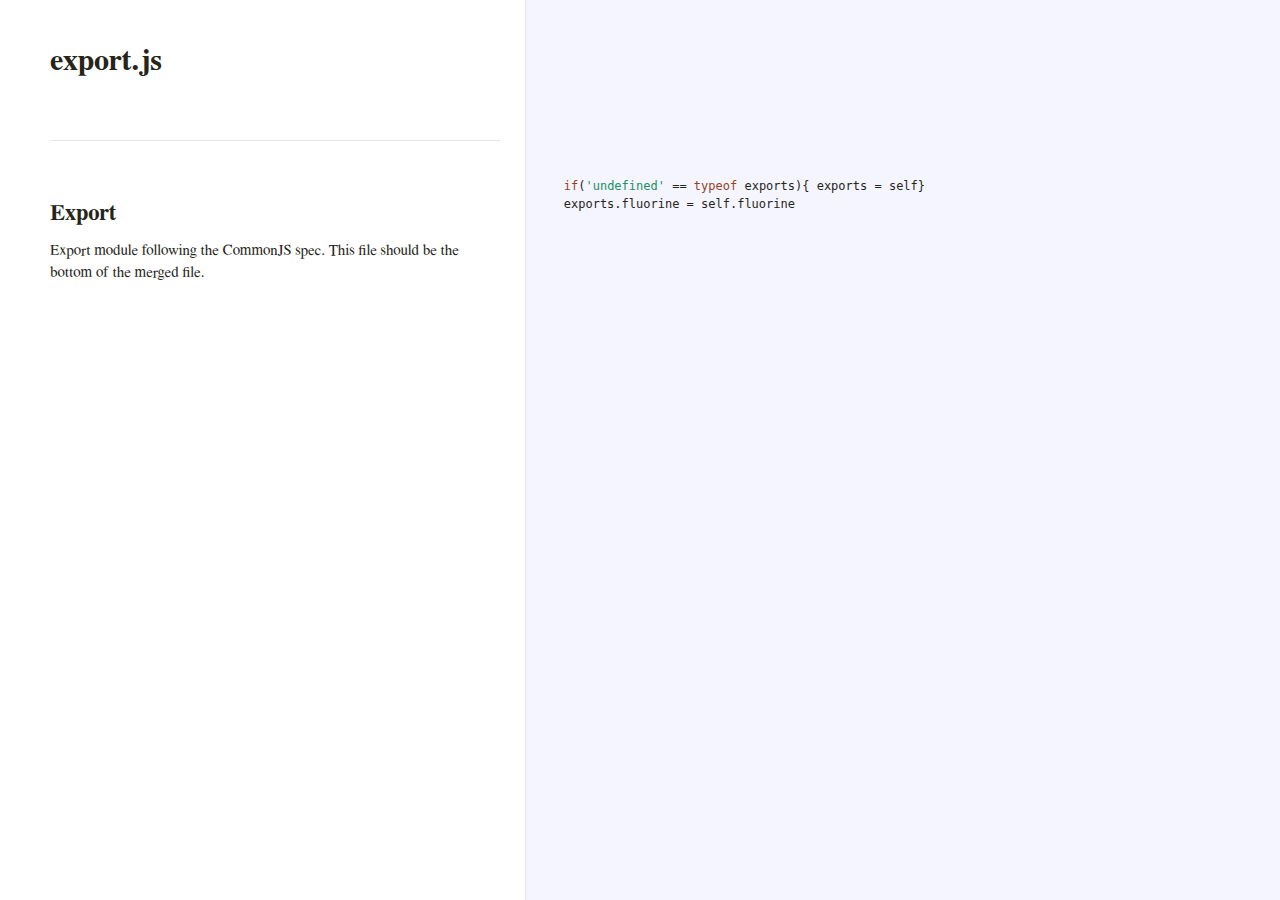
<file: library/Fluorine/document/export/export.html>
<!DOCTYPE html>

<html>
<head>
  <title>export.js</title>
  <meta http-equiv="content-type" content="text/html; charset=UTF-8">
  <meta name="viewport" content="width=device-width, target-densitydpi=160dpi, initial-scale=1.0; maximum-scale=1.0; user-scalable=0;">
  <link rel="stylesheet" media="all" href="docco.css" />
</head>
<body>
  <div id="container">
    <div id="background"></div>
    
    <ul class="sections">
        
          <li id="title">
              <div class="annotation">
                  <h1>export.js</h1>
              </div>
          </li>
        
        
        
        <li id="section-1">
            <div class="annotation">
              
              <div class="pilwrap ">
                <a class="pilcrow" href="#section-1">&#182;</a>
              </div>
              
            </div>
            
        </li>
        
        
        <li id="section-2">
            <div class="annotation">
              
              <div class="pilwrap ">
                <a class="pilcrow" href="#section-2">&#182;</a>
              </div>
              <hr>

            </div>
            
        </li>
        
        
        <li id="section-3">
            <div class="annotation">
              
              <div class="pilwrap for-h2">
                <a class="pilcrow" href="#section-3">&#182;</a>
              </div>
              <h2>Export</h2>
<p>Export module following the CommonJS spec.
This file should be the bottom of the merged file.</p>

            </div>
            
            <div class="content"><div class='highlight'><pre><span class="keyword">if</span>(<span class="string">'undefined'</span> == <span class="keyword">typeof</span> exports){ exports = self}
exports.fluorine = self.fluorine</pre></div></div>
            
        </li>
        
    </ul>
  </div>
</body>
</html>
</file>
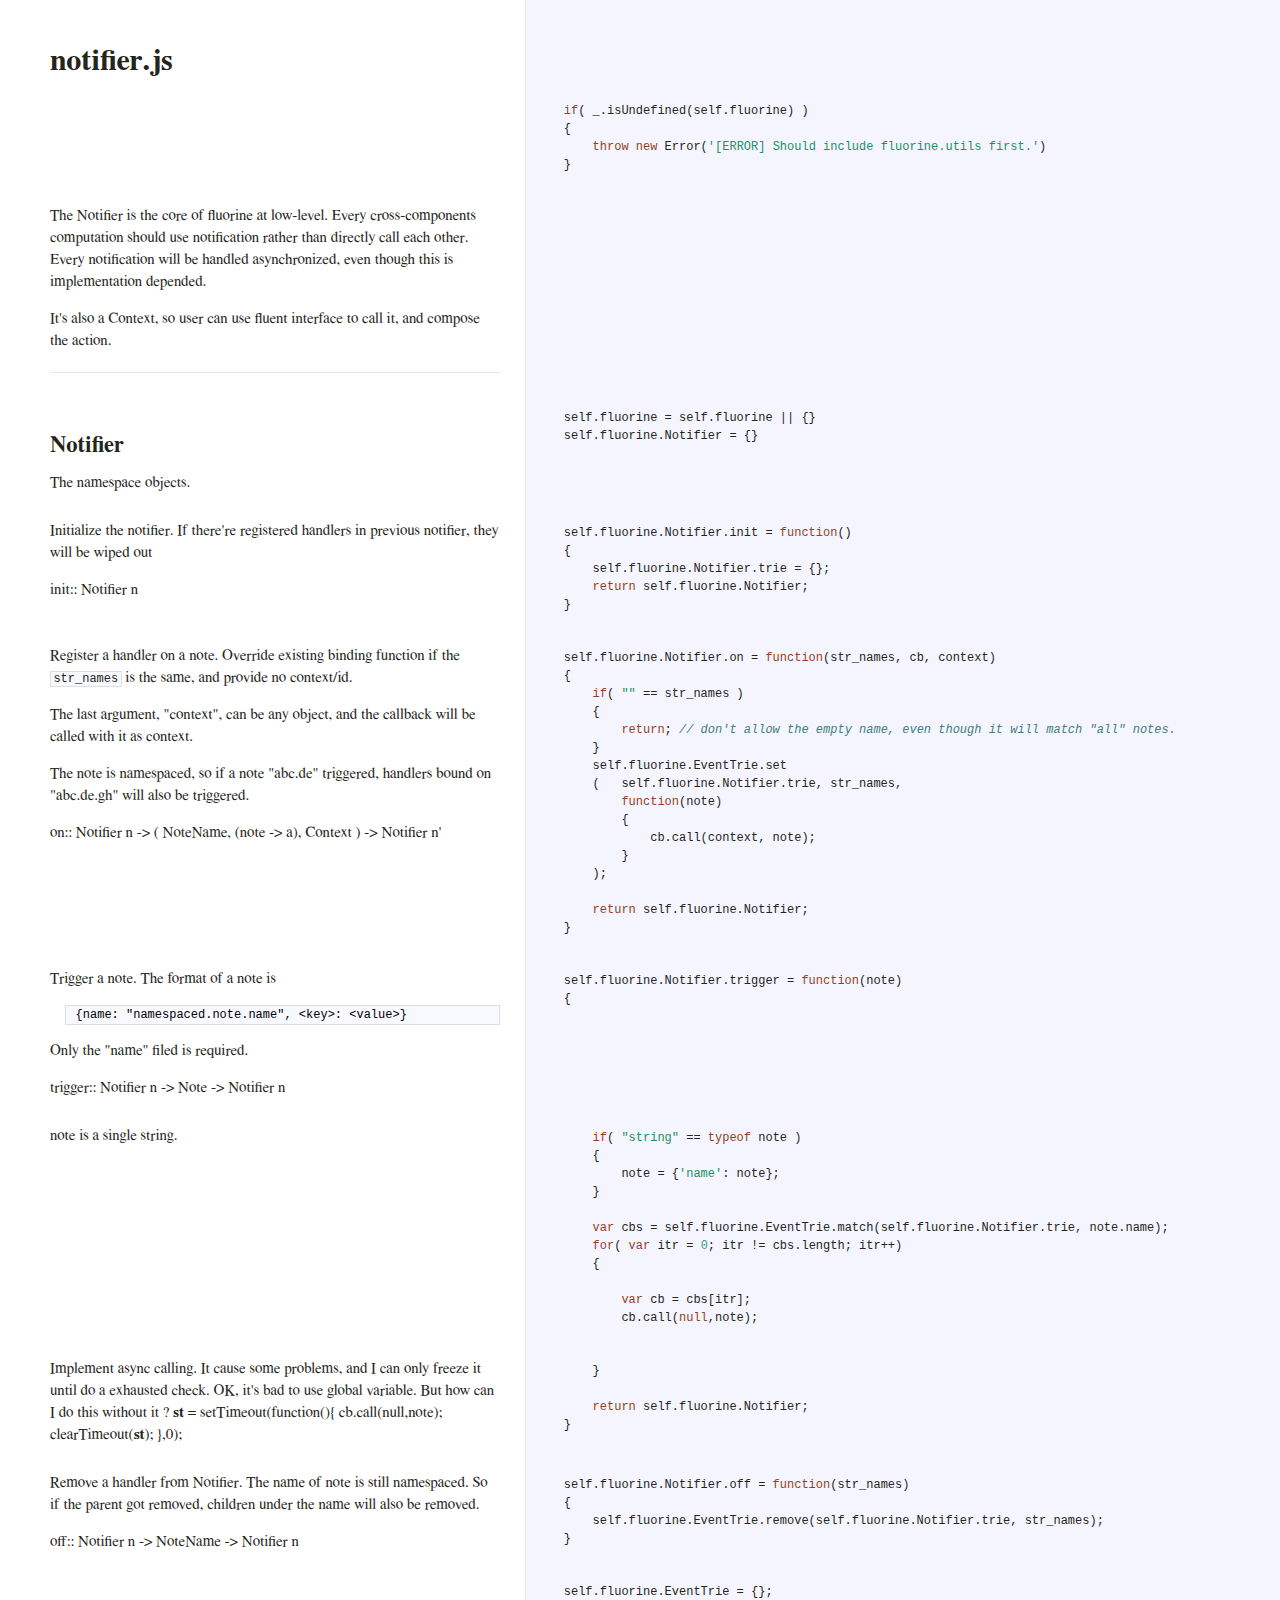
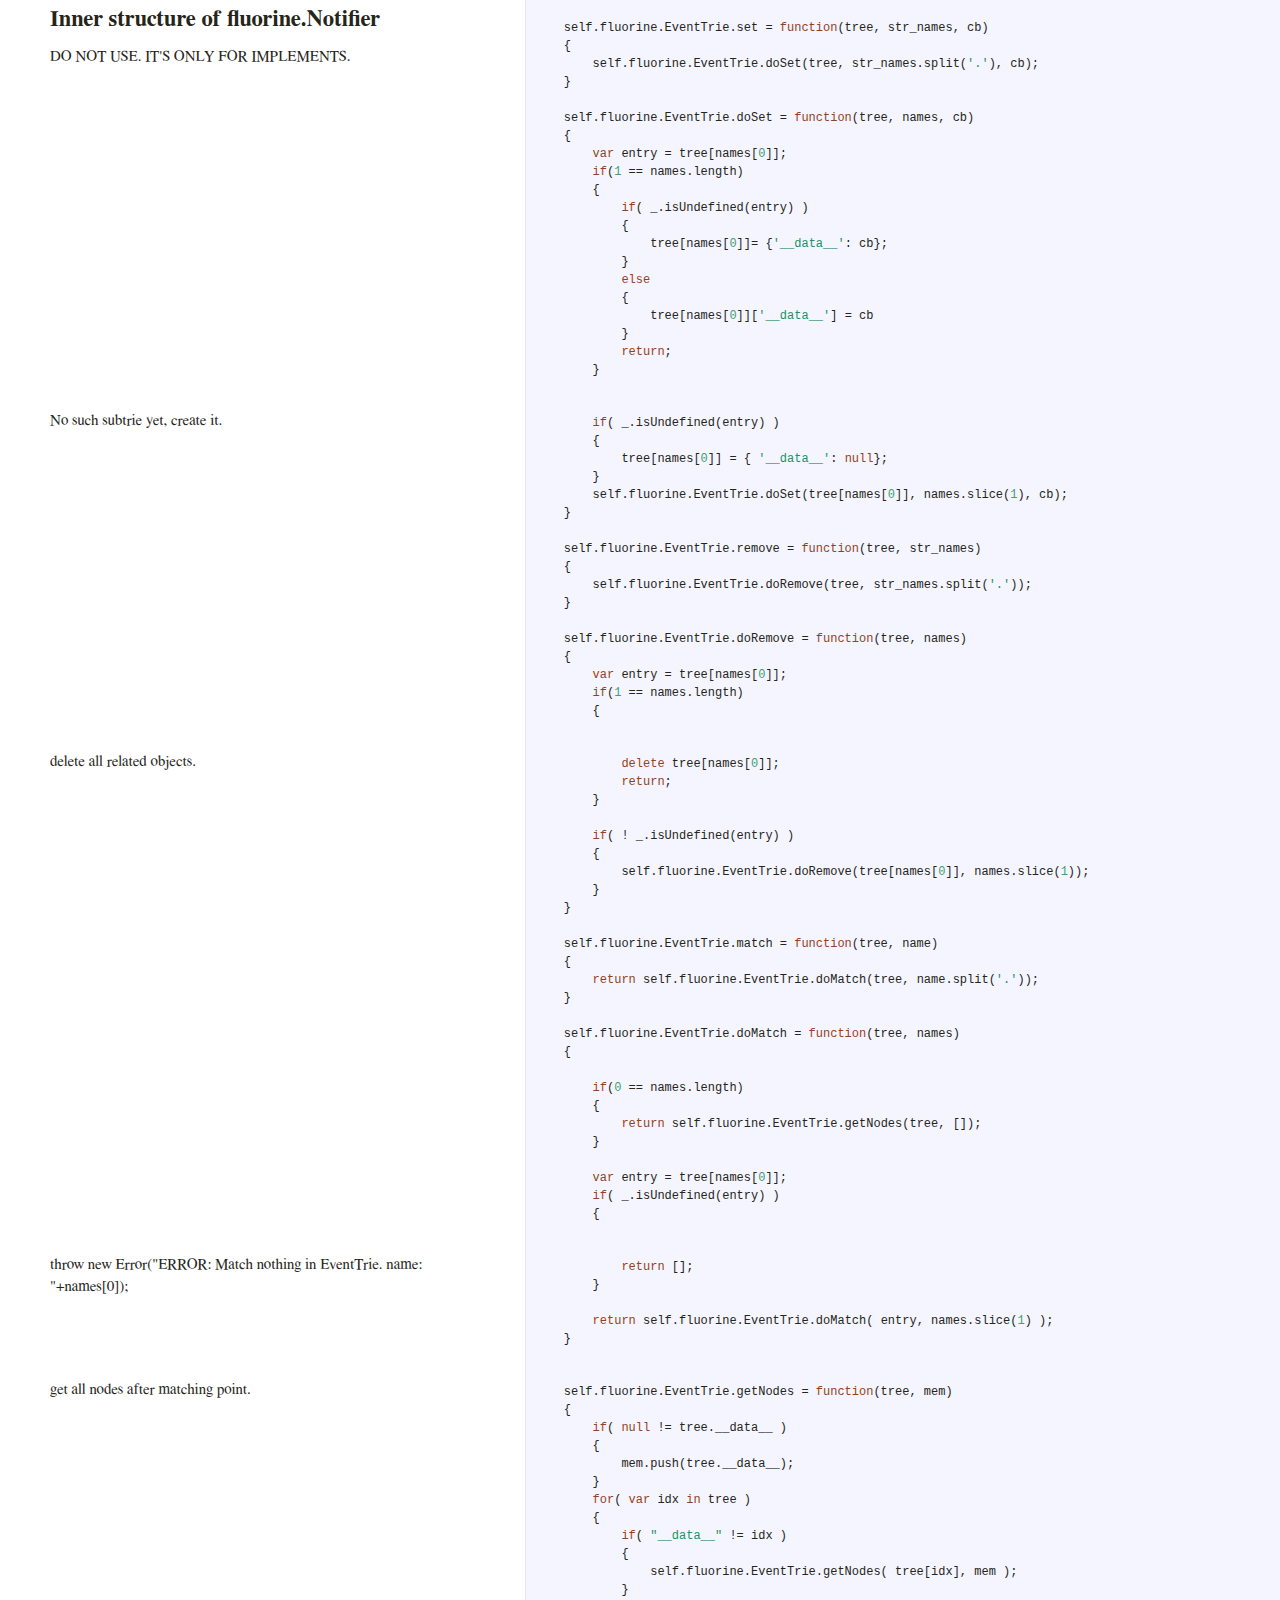
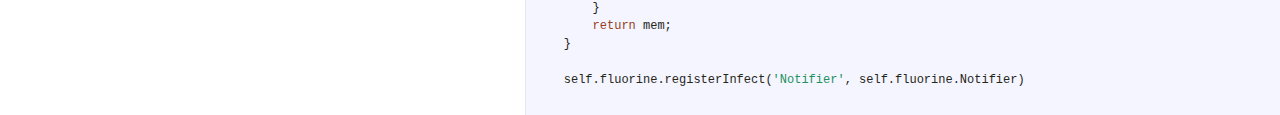
<file: library/Fluorine/document/notifier/notifier.html>
<!DOCTYPE html>

<html>
<head>
  <title>notifier.js</title>
  <meta http-equiv="content-type" content="text/html; charset=UTF-8">
  <meta name="viewport" content="width=device-width, target-densitydpi=160dpi, initial-scale=1.0; maximum-scale=1.0; user-scalable=0;">
  <link rel="stylesheet" media="all" href="docco.css" />
</head>
<body>
  <div id="container">
    <div id="background"></div>
    
    <ul class="sections">
        
          <li id="title">
              <div class="annotation">
                  <h1>notifier.js</h1>
              </div>
          </li>
        
        
        
        <li id="section-1">
            <div class="annotation">
              
              <div class="pilwrap ">
                <a class="pilcrow" href="#section-1">&#182;</a>
              </div>
              
            </div>
            
            <div class="content"><div class='highlight'><pre>
<span class="keyword">if</span>( _.isUndefined(self.fluorine) )
{
    <span class="keyword">throw</span> <span class="keyword">new</span> Error(<span class="string">'[ERROR] Should include fluorine.utils first.'</span>)
}</pre></div></div>
            
        </li>
        
        
        <li id="section-2">
            <div class="annotation">
              
              <div class="pilwrap ">
                <a class="pilcrow" href="#section-2">&#182;</a>
              </div>
              <p>The Notifier is the core of fluorine at low-level.
Every cross-components computation should use notification rather than directly call each other.
Every notification will be handled asynchronized, even though this is implementation depended.</p>
<p>It&#39;s also a Context, so user can use fluent interface to call it, and compose the action.</p>
<hr>

            </div>
            
        </li>
        
        
        <li id="section-3">
            <div class="annotation">
              
              <div class="pilwrap for-h2">
                <a class="pilcrow" href="#section-3">&#182;</a>
              </div>
              <h2>Notifier</h2>
<p>The namespace objects.</p>

            </div>
            
            <div class="content"><div class='highlight'><pre>self.fluorine = self.fluorine || {}
self.fluorine.Notifier = {}</pre></div></div>
            
        </li>
        
        
        <li id="section-4">
            <div class="annotation">
              
              <div class="pilwrap ">
                <a class="pilcrow" href="#section-4">&#182;</a>
              </div>
              <p>Initialize the notifier.
If there&#39;re registered handlers in previous notifier,
they will be wiped out</p>
<p>init:: Notifier n </p>

            </div>
            
            <div class="content"><div class='highlight'><pre>self.fluorine.Notifier.init = <span class="keyword">function</span>()
{
    self.fluorine.Notifier.trie = {};
    <span class="keyword">return</span> self.fluorine.Notifier;
}</pre></div></div>
            
        </li>
        
        
        <li id="section-5">
            <div class="annotation">
              
              <div class="pilwrap ">
                <a class="pilcrow" href="#section-5">&#182;</a>
              </div>
              <p>Register a handler on a note. 
Override existing binding function if the <code>str_names</code> is the same, and provide no context/id.</p>
<p>The last argument, &quot;context&quot;, can be any object, 
and the callback will be called with it as context.  </p>
<p>The note is namespaced, so if a note &quot;abc.de&quot; triggered, 
handlers bound on &quot;abc.de.gh&quot; will also be triggered.</p>
<p>on:: Notifier n -&gt; ( NoteName, (note -&gt; a), Context ) -&gt; Notifier n&#39;</p>

            </div>
            
            <div class="content"><div class='highlight'><pre>self.fluorine.Notifier.on = <span class="keyword">function</span>(str_names, cb, context)
{
    <span class="keyword">if</span>( <span class="string">""</span> == str_names )
    {
        <span class="keyword">return</span>; <span class="comment">// don't allow the empty name, even though it will match "all" notes.</span>
    }
    self.fluorine.EventTrie.set
    (   self.fluorine.Notifier.trie, str_names, 
        <span class="keyword">function</span>(note)
        {   
            cb.call(context, note); 
        }
    );

    <span class="keyword">return</span> self.fluorine.Notifier;
}</pre></div></div>
            
        </li>
        
        
        <li id="section-6">
            <div class="annotation">
              
              <div class="pilwrap ">
                <a class="pilcrow" href="#section-6">&#182;</a>
              </div>
              <p>Trigger a note. The format of a note is</p>
<pre><code> {name: &quot;namespaced.note.name&quot;, &lt;key&gt;: &lt;value&gt;}</code></pre>
<p>Only the &quot;name&quot; filed is required.</p>
<p>trigger:: Notifier n -&gt; Note -&gt; Notifier n</p>

            </div>
            
            <div class="content"><div class='highlight'><pre>self.fluorine.Notifier.trigger = <span class="keyword">function</span>(note)
{</pre></div></div>
            
        </li>
        
        
        <li id="section-7">
            <div class="annotation">
              
              <div class="pilwrap ">
                <a class="pilcrow" href="#section-7">&#182;</a>
              </div>
              <p>note is a single string.</p>

            </div>
            
            <div class="content"><div class='highlight'><pre>    <span class="keyword">if</span>( <span class="string">"string"</span> == <span class="keyword">typeof</span> note )
    {
        note = {<span class="string">'name'</span>: note}; 
    }

    <span class="keyword">var</span> cbs = self.fluorine.EventTrie.match(self.fluorine.Notifier.trie, note.name);
    <span class="keyword">for</span>( <span class="keyword">var</span> itr = <span class="number">0</span>; itr != cbs.length; itr++)
    {

        <span class="keyword">var</span> cb = cbs[itr];
        cb.call(<span class="literal">null</span>,note);</pre></div></div>
            
        </li>
        
        
        <li id="section-8">
            <div class="annotation">
              
              <div class="pilwrap ">
                <a class="pilcrow" href="#section-8">&#182;</a>
              </div>
              <p>Implement async calling.
It cause some problems, and I can only freeze it until do a exhausted check.
OK, it&#39;s bad to use global variable. But how can I do this without it ?
<strong>st</strong> = setTimeout(function(){ cb.call(null,note); clearTimeout(<strong>st</strong>); },0);</p>

            </div>
            
            <div class="content"><div class='highlight'><pre>    }

    <span class="keyword">return</span> self.fluorine.Notifier;
}</pre></div></div>
            
        </li>
        
        
        <li id="section-9">
            <div class="annotation">
              
              <div class="pilwrap ">
                <a class="pilcrow" href="#section-9">&#182;</a>
              </div>
              <p>Remove a handler from Notifier.
The name of note is still namespaced. 
So if the parent got removed, children under the name will also be removed.</p>
<p>off:: Notifier n -&gt; NoteName -&gt; Notifier n</p>

            </div>
            
            <div class="content"><div class='highlight'><pre>self.fluorine.Notifier.off = <span class="keyword">function</span>(str_names)
{
    self.fluorine.EventTrie.remove(self.fluorine.Notifier.trie, str_names);
}</pre></div></div>
            
        </li>
        
        
        <li id="section-10">
            <div class="annotation">
              
              <div class="pilwrap for-h2">
                <a class="pilcrow" href="#section-10">&#182;</a>
              </div>
              <h2>Inner structure of fluorine.Notifier</h2>
<p>DO NOT USE. IT&#39;S ONLY FOR IMPLEMENTS.</p>

            </div>
            
            <div class="content"><div class='highlight'><pre>self.fluorine.EventTrie = {};

self.fluorine.EventTrie.set = <span class="keyword">function</span>(tree, str_names, cb)
{
    self.fluorine.EventTrie.doSet(tree, str_names.split(<span class="string">'.'</span>), cb);
}

self.fluorine.EventTrie.doSet = <span class="keyword">function</span>(tree, names, cb)
{
    <span class="keyword">var</span> entry = tree[names[<span class="number">0</span>]];
    <span class="keyword">if</span>(<span class="number">1</span> == names.length)
    {
        <span class="keyword">if</span>( _.isUndefined(entry) )
        {
            tree[names[<span class="number">0</span>]]= {<span class="string">'__data__'</span>: cb};
        }
        <span class="keyword">else</span>
        {
            tree[names[<span class="number">0</span>]][<span class="string">'__data__'</span>] = cb
        }
        <span class="keyword">return</span>;
    }</pre></div></div>
            
        </li>
        
        
        <li id="section-11">
            <div class="annotation">
              
              <div class="pilwrap ">
                <a class="pilcrow" href="#section-11">&#182;</a>
              </div>
              <p>No such subtrie yet, create it.</p>

            </div>
            
            <div class="content"><div class='highlight'><pre>    <span class="keyword">if</span>( _.isUndefined(entry) )
    {
        tree[names[<span class="number">0</span>]] = { <span class="string">'__data__'</span>: <span class="literal">null</span>};
    }
    self.fluorine.EventTrie.doSet(tree[names[<span class="number">0</span>]], names.slice(<span class="number">1</span>), cb);
}

self.fluorine.EventTrie.remove = <span class="keyword">function</span>(tree, str_names)
{
    self.fluorine.EventTrie.doRemove(tree, str_names.split(<span class="string">'.'</span>));
}

self.fluorine.EventTrie.doRemove = <span class="keyword">function</span>(tree, names)
{
    <span class="keyword">var</span> entry = tree[names[<span class="number">0</span>]];
    <span class="keyword">if</span>(<span class="number">1</span> == names.length)
    {</pre></div></div>
            
        </li>
        
        
        <li id="section-12">
            <div class="annotation">
              
              <div class="pilwrap ">
                <a class="pilcrow" href="#section-12">&#182;</a>
              </div>
              <p>delete all related objects.</p>

            </div>
            
            <div class="content"><div class='highlight'><pre>        <span class="keyword">delete</span> tree[names[<span class="number">0</span>]];
        <span class="keyword">return</span>; 
    }

    <span class="keyword">if</span>( ! _.isUndefined(entry) )
    {
        self.fluorine.EventTrie.doRemove(tree[names[<span class="number">0</span>]], names.slice(<span class="number">1</span>));
    }
}

self.fluorine.EventTrie.match = <span class="keyword">function</span>(tree, name)
{
    <span class="keyword">return</span> self.fluorine.EventTrie.doMatch(tree, name.split(<span class="string">'.'</span>));
}

self.fluorine.EventTrie.doMatch = <span class="keyword">function</span>(tree, names)
{

    <span class="keyword">if</span>(<span class="number">0</span> == names.length)
    {
        <span class="keyword">return</span> self.fluorine.EventTrie.getNodes(tree, []);
    } 

    <span class="keyword">var</span> entry = tree[names[<span class="number">0</span>]];
    <span class="keyword">if</span>( _.isUndefined(entry) )
    {</pre></div></div>
            
        </li>
        
        
        <li id="section-13">
            <div class="annotation">
              
              <div class="pilwrap ">
                <a class="pilcrow" href="#section-13">&#182;</a>
              </div>
              <p>throw new Error(&quot;ERROR: Match nothing in EventTrie. name: &quot;+names[0]);</p>

            </div>
            
            <div class="content"><div class='highlight'><pre>        <span class="keyword">return</span> [];
    }

    <span class="keyword">return</span> self.fluorine.EventTrie.doMatch( entry, names.slice(<span class="number">1</span>) );
}</pre></div></div>
            
        </li>
        
        
        <li id="section-14">
            <div class="annotation">
              
              <div class="pilwrap ">
                <a class="pilcrow" href="#section-14">&#182;</a>
              </div>
              <p>get all nodes after matching point.</p>

            </div>
            
            <div class="content"><div class='highlight'><pre>self.fluorine.EventTrie.getNodes = <span class="keyword">function</span>(tree, mem)
{
    <span class="keyword">if</span>( <span class="literal">null</span> != tree.__data__ )
    {
        mem.push(tree.__data__);
    }
    <span class="keyword">for</span>( <span class="keyword">var</span> idx <span class="keyword">in</span> tree )
    {
        <span class="keyword">if</span>( <span class="string">"__data__"</span> != idx )
        {
            self.fluorine.EventTrie.getNodes( tree[idx], mem );
        }
    }
    <span class="keyword">return</span> mem;
}

self.fluorine.registerInfect(<span class="string">'Notifier'</span>, self.fluorine.Notifier)</pre></div></div>
            
        </li>
        
    </ul>
  </div>
</body>
</html>
</file>
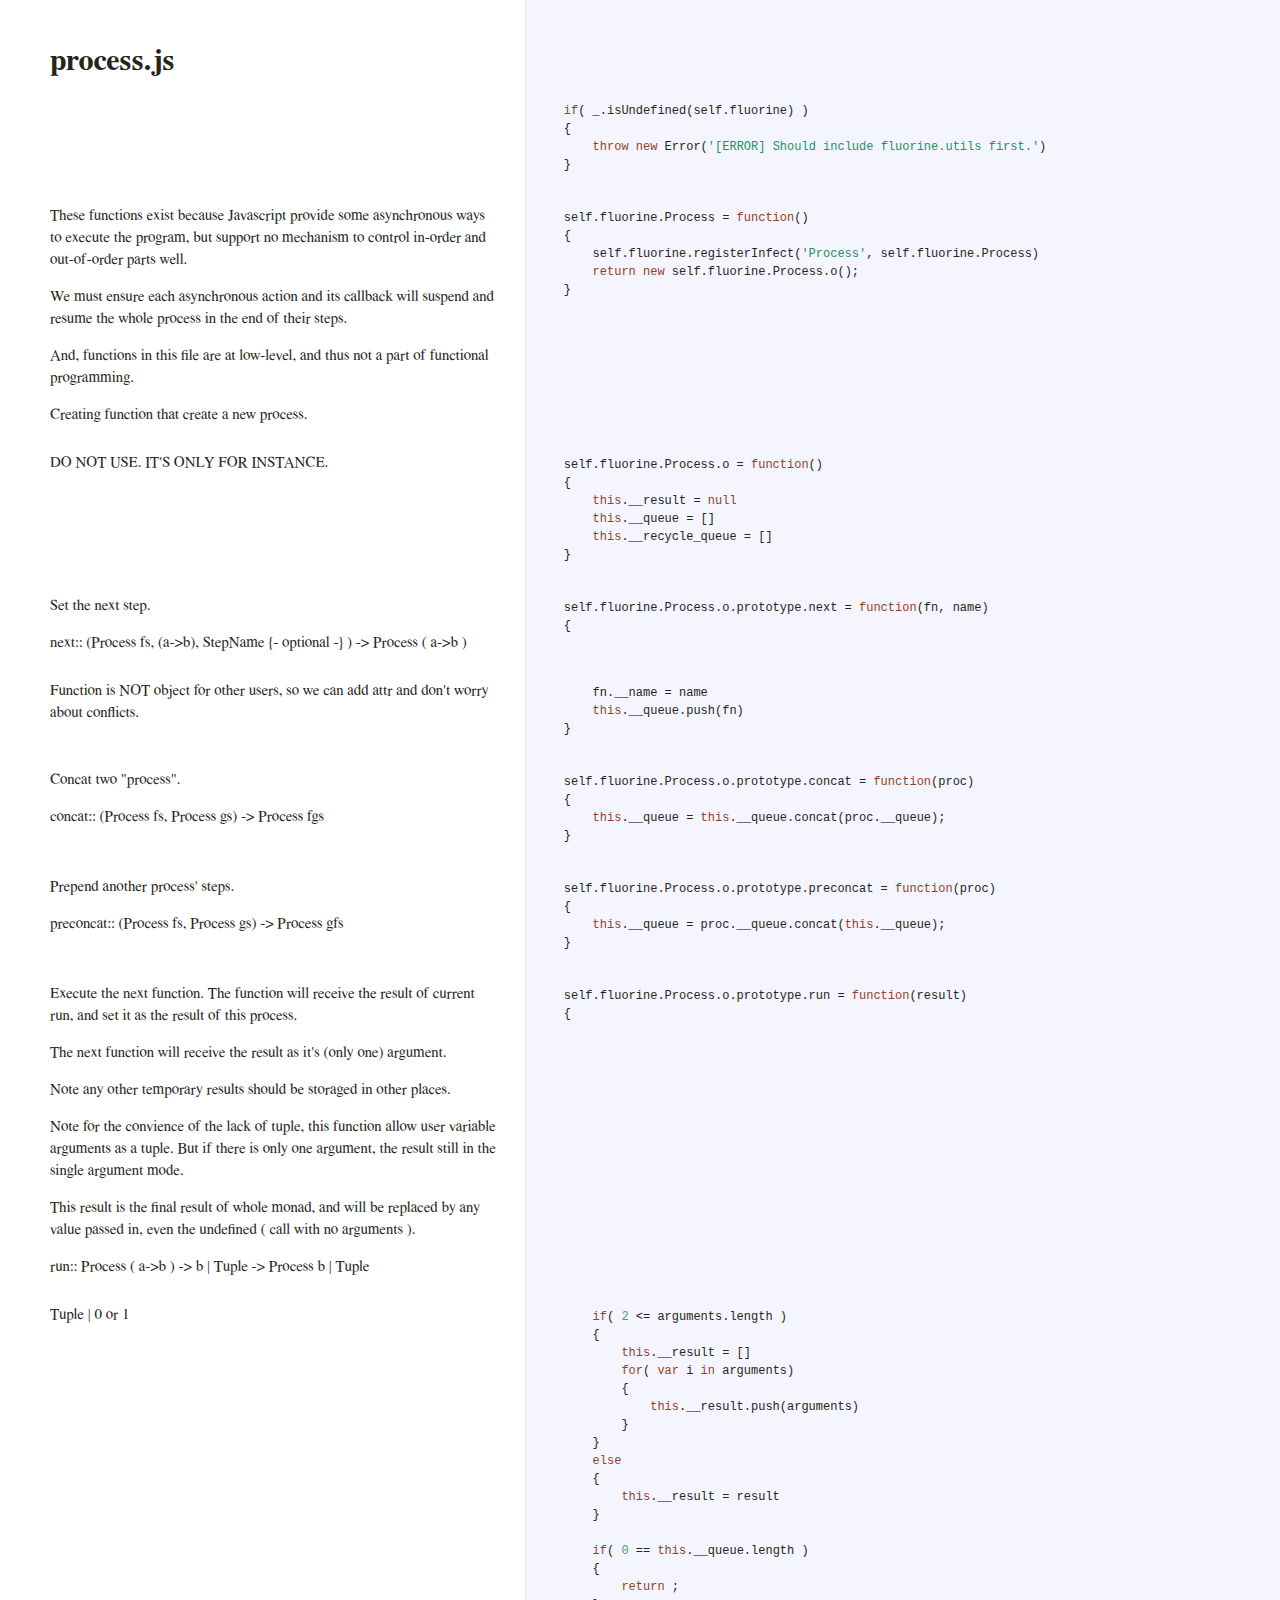
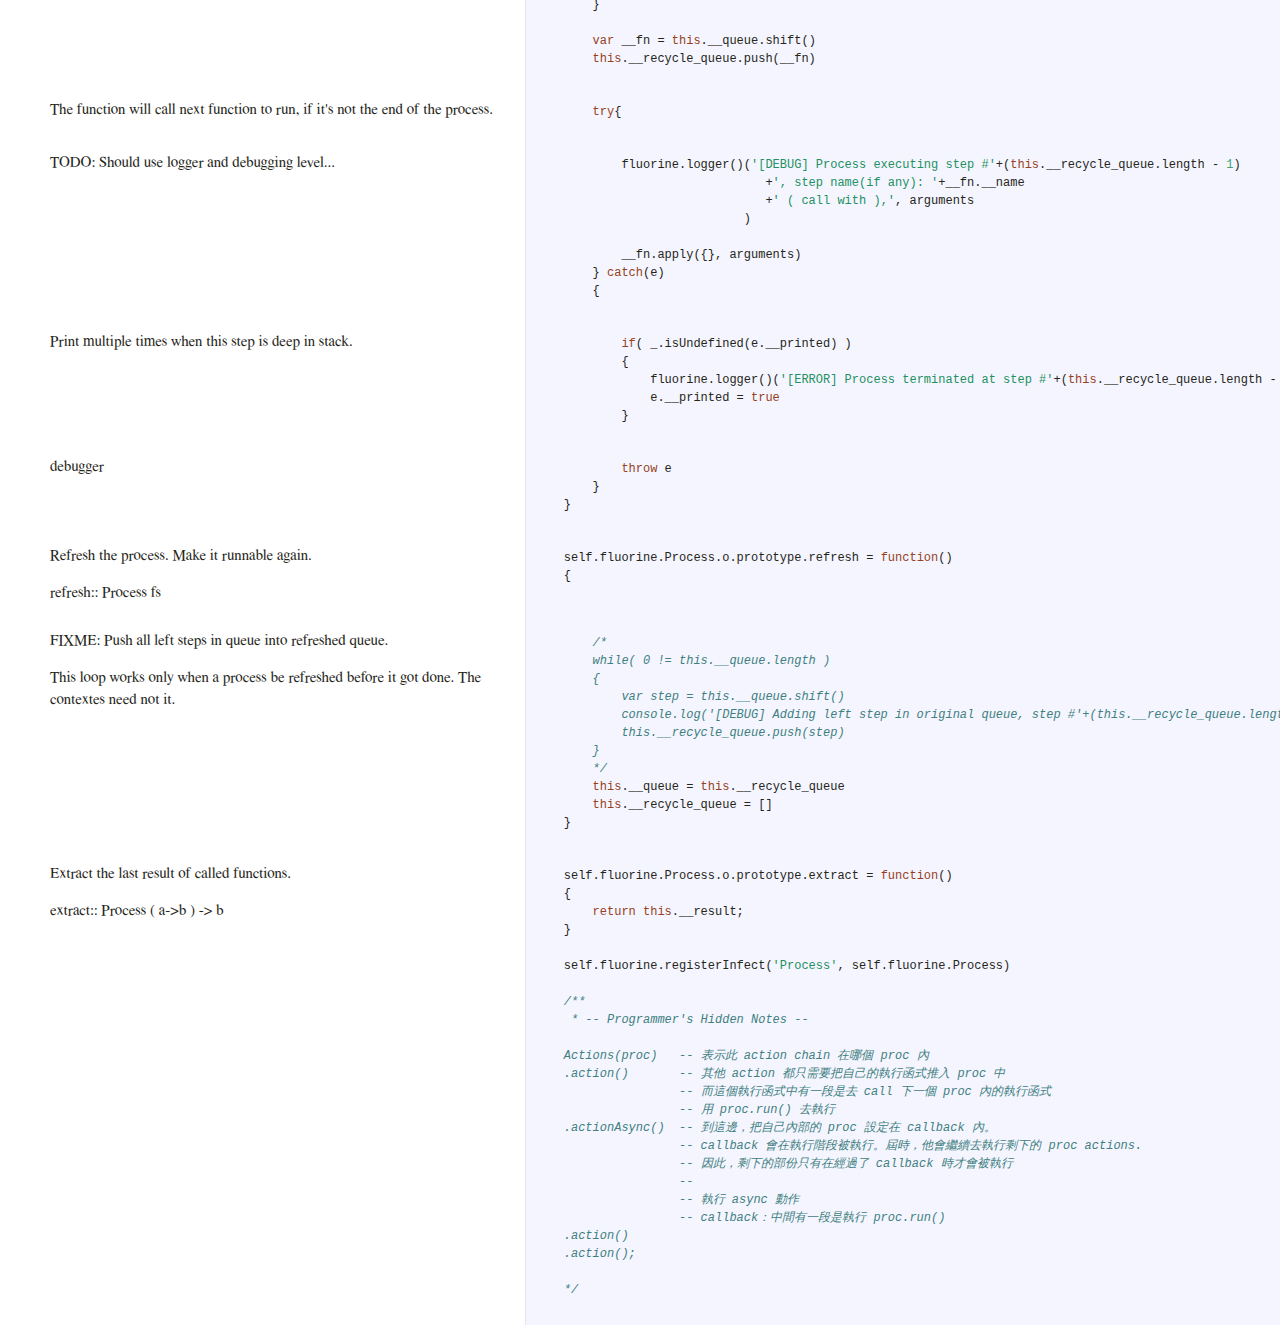
<file: library/Fluorine/document/process/process.html>
<!DOCTYPE html>

<html>
<head>
  <title>process.js</title>
  <meta http-equiv="content-type" content="text/html; charset=UTF-8">
  <meta name="viewport" content="width=device-width, target-densitydpi=160dpi, initial-scale=1.0; maximum-scale=1.0; user-scalable=0;">
  <link rel="stylesheet" media="all" href="docco.css" />
</head>
<body>
  <div id="container">
    <div id="background"></div>
    
    <ul class="sections">
        
          <li id="title">
              <div class="annotation">
                  <h1>process.js</h1>
              </div>
          </li>
        
        
        
        <li id="section-1">
            <div class="annotation">
              
              <div class="pilwrap ">
                <a class="pilcrow" href="#section-1">&#182;</a>
              </div>
              
            </div>
            
            <div class="content"><div class='highlight'><pre>
<span class="keyword">if</span>( _.isUndefined(self.fluorine) )
{
    <span class="keyword">throw</span> <span class="keyword">new</span> Error(<span class="string">'[ERROR] Should include fluorine.utils first.'</span>)
}</pre></div></div>
            
        </li>
        
        
        <li id="section-2">
            <div class="annotation">
              
              <div class="pilwrap ">
                <a class="pilcrow" href="#section-2">&#182;</a>
              </div>
              <p>These functions exist because Javascript provide some asynchronous ways 
to execute the program, but support no mechanism to control in-order and 
out-of-order parts well.</p>
<p>We must ensure each asynchronous action and its callback will suspend 
and resume the whole process in the end of their steps.</p>
<p>And, functions in this file are at low-level, and thus not a part of 
functional programming.</p>
<p>Creating function that create a new process.</p>

            </div>
            
            <div class="content"><div class='highlight'><pre>self.fluorine.Process = <span class="keyword">function</span>()
{
    self.fluorine.registerInfect(<span class="string">'Process'</span>, self.fluorine.Process)
    <span class="keyword">return</span> <span class="keyword">new</span> self.fluorine.Process.o();
}</pre></div></div>
            
        </li>
        
        
        <li id="section-3">
            <div class="annotation">
              
              <div class="pilwrap ">
                <a class="pilcrow" href="#section-3">&#182;</a>
              </div>
              <p>DO NOT USE. IT&#39;S ONLY FOR INSTANCE.</p>

            </div>
            
            <div class="content"><div class='highlight'><pre>self.fluorine.Process.o = <span class="keyword">function</span>()
{
    <span class="keyword">this</span>.__result = <span class="literal">null</span>
    <span class="keyword">this</span>.__queue = []
    <span class="keyword">this</span>.__recycle_queue = []
}</pre></div></div>
            
        </li>
        
        
        <li id="section-4">
            <div class="annotation">
              
              <div class="pilwrap ">
                <a class="pilcrow" href="#section-4">&#182;</a>
              </div>
              <p>Set the next step.</p>
<p>next:: (Process fs, (a-&gt;b), StepName {- optional -} ) -&gt; Process ( a-&gt;b )</p>

            </div>
            
            <div class="content"><div class='highlight'><pre>self.fluorine.Process.o.prototype.next = <span class="keyword">function</span>(fn, name)
{</pre></div></div>
            
        </li>
        
        
        <li id="section-5">
            <div class="annotation">
              
              <div class="pilwrap ">
                <a class="pilcrow" href="#section-5">&#182;</a>
              </div>
              <p>Function is NOT object for other users, so we can add attr and don&#39;t worry about conflicts.</p>

            </div>
            
            <div class="content"><div class='highlight'><pre>    fn.__name = name    
    <span class="keyword">this</span>.__queue.push(fn)
}</pre></div></div>
            
        </li>
        
        
        <li id="section-6">
            <div class="annotation">
              
              <div class="pilwrap ">
                <a class="pilcrow" href="#section-6">&#182;</a>
              </div>
              <p>Concat two &quot;process&quot;.</p>
<p>concat:: (Process fs, Process gs) -&gt; Process fgs</p>

            </div>
            
            <div class="content"><div class='highlight'><pre>self.fluorine.Process.o.prototype.concat = <span class="keyword">function</span>(proc)
{
    <span class="keyword">this</span>.__queue = <span class="keyword">this</span>.__queue.concat(proc.__queue);
}</pre></div></div>
            
        </li>
        
        
        <li id="section-7">
            <div class="annotation">
              
              <div class="pilwrap ">
                <a class="pilcrow" href="#section-7">&#182;</a>
              </div>
              <p>Prepend another process&#39; steps.</p>
<p>preconcat:: (Process fs, Process gs) -&gt; Process gfs</p>

            </div>
            
            <div class="content"><div class='highlight'><pre>self.fluorine.Process.o.prototype.preconcat = <span class="keyword">function</span>(proc)
{
    <span class="keyword">this</span>.__queue = proc.__queue.concat(<span class="keyword">this</span>.__queue);
}</pre></div></div>
            
        </li>
        
        
        <li id="section-8">
            <div class="annotation">
              
              <div class="pilwrap ">
                <a class="pilcrow" href="#section-8">&#182;</a>
              </div>
              <p>Execute the next function.
The function will receive the result of current run,
and set it as the result of this process.</p>
<p>The next function will receive the result as it&#39;s (only one) argument.</p>
<p>Note any other temporary results should be storaged in other places.</p>
<p>Note for the convience of the lack of tuple,
this function allow user variable arguments as a tuple.
But if there is only one argument, the result still in the single argument mode.</p>
<p>This result is the final result of whole monad, 
and will be replaced by any value passed in, 
even the undefined ( call with no arguments ).</p>
<p>run:: Process ( a-&gt;b ) -&gt; b | Tuple -&gt; Process b | Tuple</p>

            </div>
            
            <div class="content"><div class='highlight'><pre>self.fluorine.Process.o.prototype.run = <span class="keyword">function</span>(result)
{</pre></div></div>
            
        </li>
        
        
        <li id="section-9">
            <div class="annotation">
              
              <div class="pilwrap ">
                <a class="pilcrow" href="#section-9">&#182;</a>
              </div>
              <p>Tuple | 0 or 1</p>

            </div>
            
            <div class="content"><div class='highlight'><pre>    <span class="keyword">if</span>( <span class="number">2</span> &lt;= arguments.length )
    {
        <span class="keyword">this</span>.__result = []
        <span class="keyword">for</span>( <span class="keyword">var</span> i <span class="keyword">in</span> arguments)
        {
            <span class="keyword">this</span>.__result.push(arguments)
        }
    }
    <span class="keyword">else</span>
    {
        <span class="keyword">this</span>.__result = result
    }

    <span class="keyword">if</span>( <span class="number">0</span> == <span class="keyword">this</span>.__queue.length )
    {
        <span class="keyword">return</span> ;
    }

    <span class="keyword">var</span> __fn = <span class="keyword">this</span>.__queue.shift()
    <span class="keyword">this</span>.__recycle_queue.push(__fn)</pre></div></div>
            
        </li>
        
        
        <li id="section-10">
            <div class="annotation">
              
              <div class="pilwrap ">
                <a class="pilcrow" href="#section-10">&#182;</a>
              </div>
              <p>The function will call next function to run, 
if it&#39;s not the end of the process.</p>

            </div>
            
            <div class="content"><div class='highlight'><pre>    <span class="keyword">try</span>{</pre></div></div>
            
        </li>
        
        
        <li id="section-11">
            <div class="annotation">
              
              <div class="pilwrap ">
                <a class="pilcrow" href="#section-11">&#182;</a>
              </div>
              <p>TODO: Should use logger and debugging level...</p>

            </div>
            
            <div class="content"><div class='highlight'><pre>        fluorine.logger()(<span class="string">'[DEBUG] Process executing step #'</span>+(<span class="keyword">this</span>.__recycle_queue.length - <span class="number">1</span>)
                            +<span class="string">', step name(if any): '</span>+__fn.__name
                            +<span class="string">' ( call with ),'</span>, arguments
                         )

        __fn.apply({}, arguments)
    } <span class="keyword">catch</span>(e)
    {</pre></div></div>
            
        </li>
        
        
        <li id="section-12">
            <div class="annotation">
              
              <div class="pilwrap ">
                <a class="pilcrow" href="#section-12">&#182;</a>
              </div>
              <p>Print multiple times when this step is deep in stack.</p>

            </div>
            
            <div class="content"><div class='highlight'><pre>        <span class="keyword">if</span>( _.isUndefined(e.__printed) )
        {
            fluorine.logger()(<span class="string">'[ERROR] Process terminated at step #'</span>+(<span class="keyword">this</span>.__recycle_queue.length - <span class="number">1</span>)+<span class="string">', step name(if any): '</span>+__fn.__name, e)
            e.__printed = <span class="literal">true</span>
        }</pre></div></div>
            
        </li>
        
        
        <li id="section-13">
            <div class="annotation">
              
              <div class="pilwrap ">
                <a class="pilcrow" href="#section-13">&#182;</a>
              </div>
              <p>debugger</p>

            </div>
            
            <div class="content"><div class='highlight'><pre>        <span class="keyword">throw</span> e
    }
}</pre></div></div>
            
        </li>
        
        
        <li id="section-14">
            <div class="annotation">
              
              <div class="pilwrap ">
                <a class="pilcrow" href="#section-14">&#182;</a>
              </div>
              <p>Refresh the process. Make it runnable again.</p>
<p>refresh:: Process fs</p>

            </div>
            
            <div class="content"><div class='highlight'><pre>self.fluorine.Process.o.prototype.refresh = <span class="keyword">function</span>()
{</pre></div></div>
            
        </li>
        
        
        <li id="section-15">
            <div class="annotation">
              
              <div class="pilwrap ">
                <a class="pilcrow" href="#section-15">&#182;</a>
              </div>
              <p>FIXME:
Push all left steps in queue into refreshed queue.</p>
<p>This loop works only when a process be refreshed before it got done.
The contextes need not it.</p>

            </div>
            
            <div class="content"><div class='highlight'><pre>    <span class="comment">/*
    while( 0 != this.__queue.length )
    {
        var step = this.__queue.shift()
        console.log('[DEBUG] Adding left step in original queue, step #'+(this.__recycle_queue.length - 1)+', step name(if any): '+step.__name)
        this.__recycle_queue.push(step)
    }
    */</span>
    <span class="keyword">this</span>.__queue = <span class="keyword">this</span>.__recycle_queue
    <span class="keyword">this</span>.__recycle_queue = []
}</pre></div></div>
            
        </li>
        
        
        <li id="section-16">
            <div class="annotation">
              
              <div class="pilwrap ">
                <a class="pilcrow" href="#section-16">&#182;</a>
              </div>
              <p>Extract the last result of called functions.</p>
<p>extract:: Process ( a-&gt;b ) -&gt; b</p>

            </div>
            
            <div class="content"><div class='highlight'><pre>self.fluorine.Process.o.prototype.extract = <span class="keyword">function</span>()
{
    <span class="keyword">return</span> <span class="keyword">this</span>.__result;    
}

self.fluorine.registerInfect(<span class="string">'Process'</span>, self.fluorine.Process)

<span class="comment">/**
 * -- Programmer's Hidden Notes --

Actions(proc)   -- 表示此 action chain 在哪個 proc 內 
.action()       -- 其他 action 都只需要把自己的執行函式推入 proc 中
                -- 而這個執行函式中有一段是去 call 下一個 proc 內的執行函式
                -- 用 proc.run() 去執行
.actionAsync()  -- 到這邊，把自己內部的 proc 設定在 callback 內。 
                -- callback 會在執行階段被執行。屆時，他會繼續去執行剩下的 proc actions.
                -- 因此，剩下的部份只有在經過了 callback 時才會被執行
                --
                -- 執行 async 動作
                -- callback：中間有一段是執行 proc.run()
.action()
.action();

*/</span></pre></div></div>
            
        </li>
        
    </ul>
  </div>
</body>
</html>
</file>
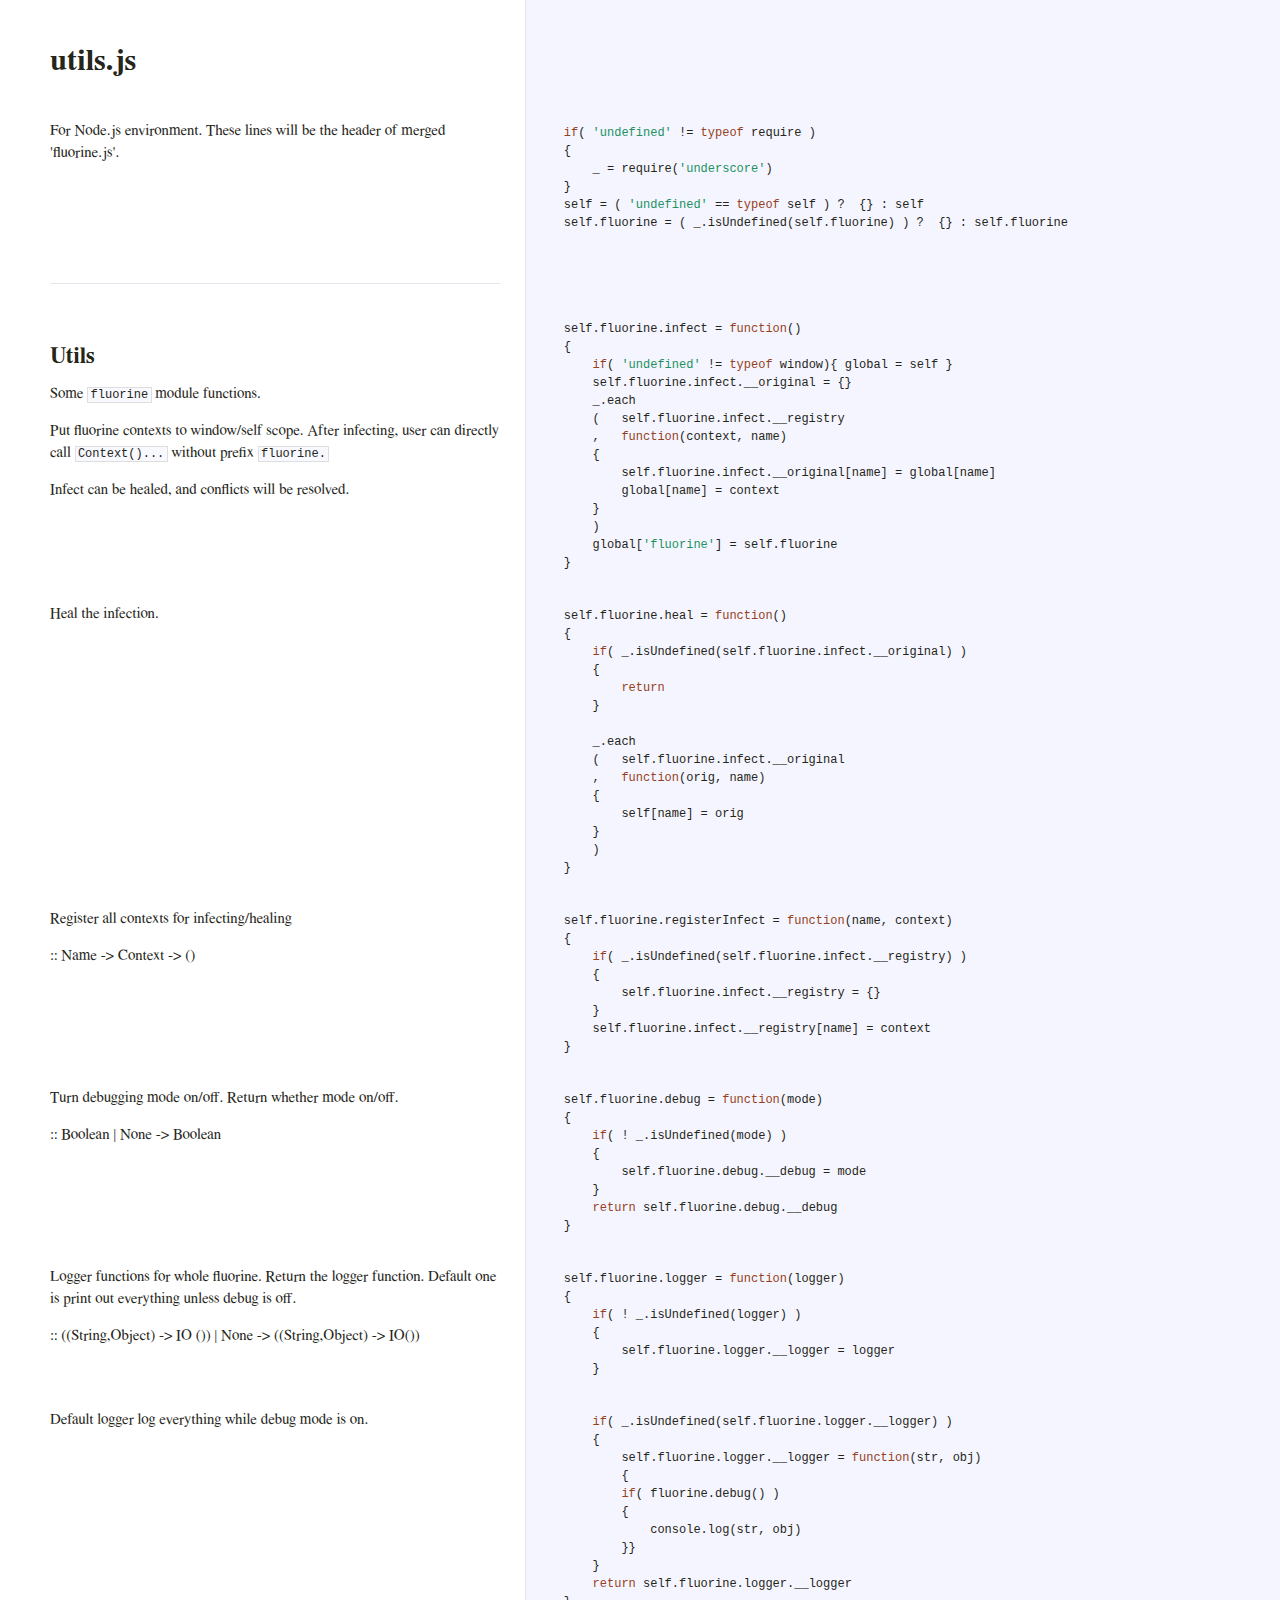
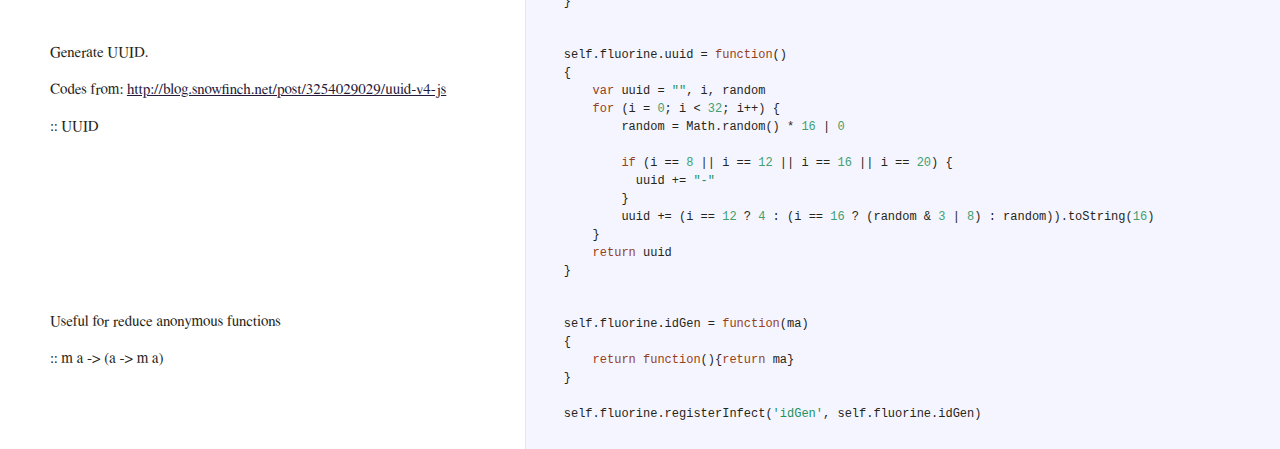
<file: library/Fluorine/document/utils/utils.html>
<!DOCTYPE html>

<html>
<head>
  <title>utils.js</title>
  <meta http-equiv="content-type" content="text/html; charset=UTF-8">
  <meta name="viewport" content="width=device-width, target-densitydpi=160dpi, initial-scale=1.0; maximum-scale=1.0; user-scalable=0;">
  <link rel="stylesheet" media="all" href="docco.css" />
</head>
<body>
  <div id="container">
    <div id="background"></div>
    
    <ul class="sections">
        
          <li id="title">
              <div class="annotation">
                  <h1>utils.js</h1>
              </div>
          </li>
        
        
        
        <li id="section-1">
            <div class="annotation">
              
              <div class="pilwrap ">
                <a class="pilcrow" href="#section-1">&#182;</a>
              </div>
              
            </div>
            
        </li>
        
        
        <li id="section-2">
            <div class="annotation">
              
              <div class="pilwrap ">
                <a class="pilcrow" href="#section-2">&#182;</a>
              </div>
              <p>For Node.js environment.
These lines will be the header of merged &#39;fluorine.js&#39;.</p>

            </div>
            
            <div class="content"><div class='highlight'><pre><span class="keyword">if</span>( <span class="string">'undefined'</span> != <span class="keyword">typeof</span> require )
{
    _ = require(<span class="string">'underscore'</span>)
}
self = ( <span class="string">'undefined'</span> == <span class="keyword">typeof</span> self ) ?  {} : self 
self.fluorine = ( _.isUndefined(self.fluorine) ) ?  {} : self.fluorine</pre></div></div>
            
        </li>
        
        
        <li id="section-3">
            <div class="annotation">
              
              <div class="pilwrap ">
                <a class="pilcrow" href="#section-3">&#182;</a>
              </div>
              <hr>

            </div>
            
        </li>
        
        
        <li id="section-4">
            <div class="annotation">
              
              <div class="pilwrap for-h2">
                <a class="pilcrow" href="#section-4">&#182;</a>
              </div>
              <h2>Utils</h2>
<p>Some <code>fluorine</code> module functions.</p>
<p>Put fluorine contexts to window/self scope.
After infecting, user can directly call <code>Context()...</code> without prefix <code>fluorine.</code></p>
<p>Infect can be healed, and conflicts will be resolved.</p>

            </div>
            
            <div class="content"><div class='highlight'><pre>self.fluorine.infect = <span class="keyword">function</span>()
{
    <span class="keyword">if</span>( <span class="string">'undefined'</span> != <span class="keyword">typeof</span> window){ global = self }
    self.fluorine.infect.__original = {}
    _.each
    (   self.fluorine.infect.__registry
    ,   <span class="keyword">function</span>(context, name)
    {
        self.fluorine.infect.__original[name] = global[name]
        global[name] = context
    }
    )
    global[<span class="string">'fluorine'</span>] = self.fluorine
}</pre></div></div>
            
        </li>
        
        
        <li id="section-5">
            <div class="annotation">
              
              <div class="pilwrap ">
                <a class="pilcrow" href="#section-5">&#182;</a>
              </div>
              <p>Heal the infection.</p>

            </div>
            
            <div class="content"><div class='highlight'><pre>self.fluorine.heal = <span class="keyword">function</span>()
{
    <span class="keyword">if</span>( _.isUndefined(self.fluorine.infect.__original) ) 
    {
        <span class="keyword">return</span> 
    }   

    _.each
    (   self.fluorine.infect.__original
    ,   <span class="keyword">function</span>(orig, name)
    {
        self[name] = orig
    }
    )
}</pre></div></div>
            
        </li>
        
        
        <li id="section-6">
            <div class="annotation">
              
              <div class="pilwrap ">
                <a class="pilcrow" href="#section-6">&#182;</a>
              </div>
              <p>Register all contexts for infecting/healing</p>
<p>:: Name -&gt; Context -&gt; ()</p>

            </div>
            
            <div class="content"><div class='highlight'><pre>self.fluorine.registerInfect = <span class="keyword">function</span>(name, context)
{
    <span class="keyword">if</span>( _.isUndefined(self.fluorine.infect.__registry) )
    {
        self.fluorine.infect.__registry = {}
    }
    self.fluorine.infect.__registry[name] = context
}</pre></div></div>
            
        </li>
        
        
        <li id="section-7">
            <div class="annotation">
              
              <div class="pilwrap ">
                <a class="pilcrow" href="#section-7">&#182;</a>
              </div>
              <p>Turn debugging mode on/off.
Return whether mode on/off.</p>
<p>:: Boolean | None -&gt; Boolean</p>

            </div>
            
            <div class="content"><div class='highlight'><pre>self.fluorine.debug = <span class="keyword">function</span>(mode)
{
    <span class="keyword">if</span>( ! _.isUndefined(mode) )
    {
        self.fluorine.debug.__debug = mode 
    }
    <span class="keyword">return</span> self.fluorine.debug.__debug
}</pre></div></div>
            
        </li>
        
        
        <li id="section-8">
            <div class="annotation">
              
              <div class="pilwrap ">
                <a class="pilcrow" href="#section-8">&#182;</a>
              </div>
              <p>Logger functions for whole fluorine.
Return the logger function. 
Default one is print out everything unless debug is off.</p>
<p>:: ((String,Object) -&gt; IO ()) | None -&gt; ((String,Object) -&gt; IO())</p>

            </div>
            
            <div class="content"><div class='highlight'><pre>self.fluorine.logger = <span class="keyword">function</span>(logger)
{
    <span class="keyword">if</span>( ! _.isUndefined(logger) )
    {
        self.fluorine.logger.__logger = logger   
    }</pre></div></div>
            
        </li>
        
        
        <li id="section-9">
            <div class="annotation">
              
              <div class="pilwrap ">
                <a class="pilcrow" href="#section-9">&#182;</a>
              </div>
              <p>Default logger log everything while debug mode is on.</p>

            </div>
            
            <div class="content"><div class='highlight'><pre>    <span class="keyword">if</span>( _.isUndefined(self.fluorine.logger.__logger) )
    {
        self.fluorine.logger.__logger = <span class="keyword">function</span>(str, obj)
        {
        <span class="keyword">if</span>( fluorine.debug() )
        {
            console.log(str, obj) 
        }}
    }
    <span class="keyword">return</span> self.fluorine.logger.__logger
}</pre></div></div>
            
        </li>
        
        
        <li id="section-10">
            <div class="annotation">
              
              <div class="pilwrap ">
                <a class="pilcrow" href="#section-10">&#182;</a>
              </div>
              <p>Generate UUID.</p>
<p>Codes from: <a href="http://blog.snowfinch.net/post/3254029029/uuid-v4-js">http://blog.snowfinch.net/post/3254029029/uuid-v4-js</a></p>
<p>:: UUID</p>

            </div>
            
            <div class="content"><div class='highlight'><pre>self.fluorine.uuid = <span class="keyword">function</span>()
{
    <span class="keyword">var</span> uuid = <span class="string">""</span>, i, random
    <span class="keyword">for</span> (i = <span class="number">0</span>; i &lt; <span class="number">32</span>; i++) {
        random = Math.random() * <span class="number">16</span> | <span class="number">0</span>

        <span class="keyword">if</span> (i == <span class="number">8</span> || i == <span class="number">12</span> || i == <span class="number">16</span> || i == <span class="number">20</span>) {
          uuid += <span class="string">"-"</span>
        }
        uuid += (i == <span class="number">12</span> ? <span class="number">4</span> : (i == <span class="number">16</span> ? (random &amp; <span class="number">3</span> | <span class="number">8</span>) : random)).toString(<span class="number">16</span>)
    }
    <span class="keyword">return</span> uuid
}</pre></div></div>
            
        </li>
        
        
        <li id="section-11">
            <div class="annotation">
              
              <div class="pilwrap ">
                <a class="pilcrow" href="#section-11">&#182;</a>
              </div>
              <p>Useful for reduce anonymous functions</p>
<p>:: m a -&gt; (a -&gt; m a)</p>

            </div>
            
            <div class="content"><div class='highlight'><pre>self.fluorine.idGen = <span class="keyword">function</span>(ma)
{
    <span class="keyword">return</span> <span class="keyword">function</span>(){<span class="keyword">return</span> ma}
}

self.fluorine.registerInfect(<span class="string">'idGen'</span>, self.fluorine.idGen)</pre></div></div>
            
        </li>
        
    </ul>
  </div>
</body>
</html>
</file>
<file: library/Fluorine/document/context/docco.css>
/*--------------------- Layout and Typography ----------------------------*/
html { height: 100%; }
body {
  font-family: 'Palatino Linotype', 'Book Antiqua', Palatino, FreeSerif, serif;
  font-size: 14px;
  line-height: 16px;
  color: #252519;
  margin: 0; padding: 0;
  height:100%;
}
#container { min-height: 100%; }

a {
  color: #261a3b;
}

a:visited {
  color: #261a3b;
}

p, ul, ol {
  margin: 0 0 15px;
}

h1, h2, h3, h4, h5, h6 {
  margin: 30px 0 15px 0;
}

h1 {
  margin-top: 40px;
}

hr {
  border: 0 none;
  border-top: 1px solid #e5e5ee;
  height: 1px;
  margin: 20px 0;
}

pre, tt, code {
  font-size: 12px; line-height: 16px;
  font-family: Menlo, Monaco, Consolas, "Lucida Console", monospace;
  margin: 0; padding: 0;
}

ul.sections {
  list-style: none;
  padding:0 0 5px 0;;
  margin:0;
}

/*
  Force border-box so that % widths fit the parent
  container without overlap because of margin/padding.

  More Info : http://www.quirksmode.org/css/box.html
*/
ul.sections > li > div {
  -moz-box-sizing: border-box;    /* firefox */
  -ms-box-sizing: border-box;     /* ie */
  -webkit-box-sizing: border-box; /* webkit */
  -khtml-box-sizing: border-box;  /* konqueror */
  box-sizing: border-box;         /* css3 */
}


/*---------------------- Jump Page -----------------------------*/
#jump_to, #jump_page {
  margin: 0;
  background: white;
  -webkit-box-shadow: 0 0 25px #777; -moz-box-shadow: 0 0 25px #777;
  -webkit-border-bottom-left-radius: 5px; -moz-border-radius-bottomleft: 5px;
  font: 16px Arial;
  cursor: pointer;
  text-align: right;
  list-style: none;
}

#jump_to a {
  text-decoration: none;
}

#jump_to a.large {
  display: none;
}
#jump_to a.small {
  font-size: 22px;
  font-weight: bold;
  color: #676767;
}

#jump_to, #jump_wrapper {
  position: fixed;
  right: 0; top: 0;
  padding: 10px 15px;
  margin:0;
}

#jump_wrapper {
  display: none;
  padding:0;
}

#jump_to:hover #jump_wrapper {
  display: block;
}

#jump_page {
  padding: 5px 0 3px;
  margin: 0 0 25px 25px;
}

#jump_page .source {
  display: block;
  padding: 15px;
  text-decoration: none;
  border-top: 1px solid #eee;
}

#jump_page .source:hover {
  background: #f5f5ff;
}

#jump_page .source:first-child {
}

/*---------------------- Low resolutions (> 320px) ---------------------*/
@media only screen and (min-width: 320px) {
  .pilwrap { display: none; }

  ul.sections > li > div {
    display: block;
    padding:5px 10px 0 10px;
  }

  ul.sections > li > div.annotation {
    background: #fff;
  }

  ul.sections > li > div.annotation ul, ul.sections > li > div.annotation ol {
    padding-left: 30px;
  }

  ul.sections > li > div.content {
    background: #f5f5ff;
    overflow-x:auto;
    -webkit-box-shadow: inset 0 0 5px #e5e5ee;
    box-shadow: inset 0 0 5px #e5e5ee;
    border: 1px solid #dedede;
    margin:5px 10px 5px 10px;
    padding-bottom: 5px;
  }

  ul.sections > li > div.annotation pre {
    margin: 7px 0 7px;
    padding-left: 15px;
  }

  ul.sections > li > div.annotation p tt, .annotation code {
    background: #f8f8ff;
    border: 1px solid #dedede;
    font-size: 12px;
    padding: 0 0.2em;
  }
}

/*----------------------  (> 481px) ---------------------*/
@media only screen and (min-width: 481px) {
  #container {
    position: relative;
  }
  body {
    background-color: #F5F5FF;
    font-size: 15px;
    line-height: 22px;
  }
  pre, tt, code {
    line-height: 18px;
  }

  #jump_to {
    padding: 5px 10px;
  }
  #jump_wrapper {
    padding: 0;
  }
  #jump_to, #jump_page {
    font: 10px Arial;
    text-transform: uppercase;
  }
  #jump_page .source {
    padding: 5px 10px;
  }
  #jump_to a.large {
    display: inline-block;
  }
  #jump_to a.small {
    display: none;
  }



  #background {
    position: absolute;
    top: 0; bottom: 0;
    width: 350px;
    background: #ffffff;
    border-right: 1px solid #e5e5ee;
    z-index: -1;
  }

  ul.sections > li > div.annotation ul, ul.sections > li > div.annotation ol {
    padding-left: 40px;
  }

  ul.sections > li {
    white-space: nowrap;
  }

  ul.sections > li > div {
    display: inline-block;
  }

  ul.sections > li > div.annotation {
    max-width: 350px;
    min-width: 350px;
    min-height: 5px;
    padding: 13px;
    overflow-x: hidden;
    white-space: normal;
    vertical-align: top;
    text-align: left;
  }
  ul.sections > li > div.annotation pre {
    margin: 15px 0 15px;
    padding-left: 15px;
  }

  ul.sections > li > div.content {
    padding: 13px;
    vertical-align: top;
    background: #f5f5ff;
    border: none;
    -webkit-box-shadow: none;
    box-shadow: none;
  }

  .pilwrap {
    position: relative;
    display: inline;
  }

  .pilcrow {
    font: 12px Arial;
    text-decoration: none;
    color: #454545;
    position: absolute;
    top: 3px; left: -20px;
    padding: 1px 2px;
    opacity: 0;
    -webkit-transition: opacity 0.2s linear;
  }
    .for-h1 .pilcrow {
      top: 47px;
    }
    .for-h2 .pilcrow, .for-h3 .pilcrow, .for-h4 .pilcrow {
      top: 35px;
    }

  ul.sections > li > div.annotation:hover .pilcrow {
    opacity: 1;
  }
}

/*---------------------- (> 1025px) ---------------------*/
@media only screen and (min-width: 1025px) {

  #background {
    width: 525px;
  }
  ul.sections > li > div.annotation {
    max-width: 525px;
    min-width: 525px;
    padding: 10px 25px 1px 50px;
  }
  ul.sections > li > div.content {
    padding: 9px 15px 16px 25px;
  }
}

/*---------------------- Syntax Highlighting -----------------------------*/

td.linenos { background-color: #f0f0f0; padding-right: 10px; }
span.lineno { background-color: #f0f0f0; padding: 0 5px 0 5px; }
/*

github.com style (c) Vasily Polovnyov <vast@whiteants.net>

*/

pre code {
  display: block; padding: 0.5em;
  color: #000;
  background: #f8f8ff
}

pre .comment,
pre .template_comment,
pre .diff .header,
pre .javadoc {
  color: #408080;
  font-style: italic
}

pre .keyword,
pre .assignment,
pre .literal,
pre .css .rule .keyword,
pre .winutils,
pre .javascript .title,
pre .lisp .title,
pre .subst {
  color: #954121;
  /*font-weight: bold*/
}

pre .number,
pre .hexcolor {
  color: #40a070
}

pre .string,
pre .tag .value,
pre .phpdoc,
pre .tex .formula {
  color: #219161;
}

pre .title,
pre .id {
  color: #19469D;
}
pre .params {
  color: #00F;
}

pre .javascript .title,
pre .lisp .title,
pre .subst {
  font-weight: normal
}

pre .class .title,
pre .haskell .label,
pre .tex .command {
  color: #458;
  font-weight: bold
}

pre .tag,
pre .tag .title,
pre .rules .property,
pre .django .tag .keyword {
  color: #000080;
  font-weight: normal
}

pre .attribute,
pre .variable,
pre .instancevar,
pre .lisp .body {
  color: #008080
}

pre .regexp {
  color: #B68
}

pre .class {
  color: #458;
  font-weight: bold
}

pre .symbol,
pre .ruby .symbol .string,
pre .ruby .symbol .keyword,
pre .ruby .symbol .keymethods,
pre .lisp .keyword,
pre .tex .special,
pre .input_number {
  color: #990073
}

pre .builtin,
pre .constructor,
pre .built_in,
pre .lisp .title {
  color: #0086b3
}

pre .preprocessor,
pre .pi,
pre .doctype,
pre .shebang,
pre .cdata {
  color: #999;
  font-weight: bold
}

pre .deletion {
  background: #fdd
}

pre .addition {
  background: #dfd
}

pre .diff .change {
  background: #0086b3
}

pre .chunk {
  color: #aaa
}

pre .tex .formula {
  opacity: 0.5;
}
</file>
<file: library/Fluorine/document/export/docco.css>
/*--------------------- Layout and Typography ----------------------------*/
html { height: 100%; }
body {
  font-family: 'Palatino Linotype', 'Book Antiqua', Palatino, FreeSerif, serif;
  font-size: 14px;
  line-height: 16px;
  color: #252519;
  margin: 0; padding: 0;
  height:100%;
}
#container { min-height: 100%; }

a {
  color: #261a3b;
}

a:visited {
  color: #261a3b;
}

p, ul, ol {
  margin: 0 0 15px;
}

h1, h2, h3, h4, h5, h6 {
  margin: 30px 0 15px 0;
}

h1 {
  margin-top: 40px;
}

hr {
  border: 0 none;
  border-top: 1px solid #e5e5ee;
  height: 1px;
  margin: 20px 0;
}

pre, tt, code {
  font-size: 12px; line-height: 16px;
  font-family: Menlo, Monaco, Consolas, "Lucida Console", monospace;
  margin: 0; padding: 0;
}

ul.sections {
  list-style: none;
  padding:0 0 5px 0;;
  margin:0;
}

/*
  Force border-box so that % widths fit the parent
  container without overlap because of margin/padding.

  More Info : http://www.quirksmode.org/css/box.html
*/
ul.sections > li > div {
  -moz-box-sizing: border-box;    /* firefox */
  -ms-box-sizing: border-box;     /* ie */
  -webkit-box-sizing: border-box; /* webkit */
  -khtml-box-sizing: border-box;  /* konqueror */
  box-sizing: border-box;         /* css3 */
}


/*---------------------- Jump Page -----------------------------*/
#jump_to, #jump_page {
  margin: 0;
  background: white;
  -webkit-box-shadow: 0 0 25px #777; -moz-box-shadow: 0 0 25px #777;
  -webkit-border-bottom-left-radius: 5px; -moz-border-radius-bottomleft: 5px;
  font: 16px Arial;
  cursor: pointer;
  text-align: right;
  list-style: none;
}

#jump_to a {
  text-decoration: none;
}

#jump_to a.large {
  display: none;
}
#jump_to a.small {
  font-size: 22px;
  font-weight: bold;
  color: #676767;
}

#jump_to, #jump_wrapper {
  position: fixed;
  right: 0; top: 0;
  padding: 10px 15px;
  margin:0;
}

#jump_wrapper {
  display: none;
  padding:0;
}

#jump_to:hover #jump_wrapper {
  display: block;
}

#jump_page {
  padding: 5px 0 3px;
  margin: 0 0 25px 25px;
}

#jump_page .source {
  display: block;
  padding: 15px;
  text-decoration: none;
  border-top: 1px solid #eee;
}

#jump_page .source:hover {
  background: #f5f5ff;
}

#jump_page .source:first-child {
}

/*---------------------- Low resolutions (> 320px) ---------------------*/
@media only screen and (min-width: 320px) {
  .pilwrap { display: none; }

  ul.sections > li > div {
    display: block;
    padding:5px 10px 0 10px;
  }

  ul.sections > li > div.annotation {
    background: #fff;
  }

  ul.sections > li > div.annotation ul, ul.sections > li > div.annotation ol {
    padding-left: 30px;
  }

  ul.sections > li > div.content {
    background: #f5f5ff;
    overflow-x:auto;
    -webkit-box-shadow: inset 0 0 5px #e5e5ee;
    box-shadow: inset 0 0 5px #e5e5ee;
    border: 1px solid #dedede;
    margin:5px 10px 5px 10px;
    padding-bottom: 5px;
  }

  ul.sections > li > div.annotation pre {
    margin: 7px 0 7px;
    padding-left: 15px;
  }

  ul.sections > li > div.annotation p tt, .annotation code {
    background: #f8f8ff;
    border: 1px solid #dedede;
    font-size: 12px;
    padding: 0 0.2em;
  }
}

/*----------------------  (> 481px) ---------------------*/
@media only screen and (min-width: 481px) {
  #container {
    position: relative;
  }
  body {
    background-color: #F5F5FF;
    font-size: 15px;
    line-height: 22px;
  }
  pre, tt, code {
    line-height: 18px;
  }

  #jump_to {
    padding: 5px 10px;
  }
  #jump_wrapper {
    padding: 0;
  }
  #jump_to, #jump_page {
    font: 10px Arial;
    text-transform: uppercase;
  }
  #jump_page .source {
    padding: 5px 10px;
  }
  #jump_to a.large {
    display: inline-block;
  }
  #jump_to a.small {
    display: none;
  }



  #background {
    position: absolute;
    top: 0; bottom: 0;
    width: 350px;
    background: #ffffff;
    border-right: 1px solid #e5e5ee;
    z-index: -1;
  }

  ul.sections > li > div.annotation ul, ul.sections > li > div.annotation ol {
    padding-left: 40px;
  }

  ul.sections > li {
    white-space: nowrap;
  }

  ul.sections > li > div {
    display: inline-block;
  }

  ul.sections > li > div.annotation {
    max-width: 350px;
    min-width: 350px;
    min-height: 5px;
    padding: 13px;
    overflow-x: hidden;
    white-space: normal;
    vertical-align: top;
    text-align: left;
  }
  ul.sections > li > div.annotation pre {
    margin: 15px 0 15px;
    padding-left: 15px;
  }

  ul.sections > li > div.content {
    padding: 13px;
    vertical-align: top;
    background: #f5f5ff;
    border: none;
    -webkit-box-shadow: none;
    box-shadow: none;
  }

  .pilwrap {
    position: relative;
    display: inline;
  }

  .pilcrow {
    font: 12px Arial;
    text-decoration: none;
    color: #454545;
    position: absolute;
    top: 3px; left: -20px;
    padding: 1px 2px;
    opacity: 0;
    -webkit-transition: opacity 0.2s linear;
  }
    .for-h1 .pilcrow {
      top: 47px;
    }
    .for-h2 .pilcrow, .for-h3 .pilcrow, .for-h4 .pilcrow {
      top: 35px;
    }

  ul.sections > li > div.annotation:hover .pilcrow {
    opacity: 1;
  }
}

/*---------------------- (> 1025px) ---------------------*/
@media only screen and (min-width: 1025px) {

  #background {
    width: 525px;
  }
  ul.sections > li > div.annotation {
    max-width: 525px;
    min-width: 525px;
    padding: 10px 25px 1px 50px;
  }
  ul.sections > li > div.content {
    padding: 9px 15px 16px 25px;
  }
}

/*---------------------- Syntax Highlighting -----------------------------*/

td.linenos { background-color: #f0f0f0; padding-right: 10px; }
span.lineno { background-color: #f0f0f0; padding: 0 5px 0 5px; }
/*

github.com style (c) Vasily Polovnyov <vast@whiteants.net>

*/

pre code {
  display: block; padding: 0.5em;
  color: #000;
  background: #f8f8ff
}

pre .comment,
pre .template_comment,
pre .diff .header,
pre .javadoc {
  color: #408080;
  font-style: italic
}

pre .keyword,
pre .assignment,
pre .literal,
pre .css .rule .keyword,
pre .winutils,
pre .javascript .title,
pre .lisp .title,
pre .subst {
  color: #954121;
  /*font-weight: bold*/
}

pre .number,
pre .hexcolor {
  color: #40a070
}

pre .string,
pre .tag .value,
pre .phpdoc,
pre .tex .formula {
  color: #219161;
}

pre .title,
pre .id {
  color: #19469D;
}
pre .params {
  color: #00F;
}

pre .javascript .title,
pre .lisp .title,
pre .subst {
  font-weight: normal
}

pre .class .title,
pre .haskell .label,
pre .tex .command {
  color: #458;
  font-weight: bold
}

pre .tag,
pre .tag .title,
pre .rules .property,
pre .django .tag .keyword {
  color: #000080;
  font-weight: normal
}

pre .attribute,
pre .variable,
pre .instancevar,
pre .lisp .body {
  color: #008080
}

pre .regexp {
  color: #B68
}

pre .class {
  color: #458;
  font-weight: bold
}

pre .symbol,
pre .ruby .symbol .string,
pre .ruby .symbol .keyword,
pre .ruby .symbol .keymethods,
pre .lisp .keyword,
pre .tex .special,
pre .input_number {
  color: #990073
}

pre .builtin,
pre .constructor,
pre .built_in,
pre .lisp .title {
  color: #0086b3
}

pre .preprocessor,
pre .pi,
pre .doctype,
pre .shebang,
pre .cdata {
  color: #999;
  font-weight: bold
}

pre .deletion {
  background: #fdd
}

pre .addition {
  background: #dfd
}

pre .diff .change {
  background: #0086b3
}

pre .chunk {
  color: #aaa
}

pre .tex .formula {
  opacity: 0.5;
}
</file>
<file: library/Fluorine/document/notifier/docco.css>
/*--------------------- Layout and Typography ----------------------------*/
html { height: 100%; }
body {
  font-family: 'Palatino Linotype', 'Book Antiqua', Palatino, FreeSerif, serif;
  font-size: 14px;
  line-height: 16px;
  color: #252519;
  margin: 0; padding: 0;
  height:100%;
}
#container { min-height: 100%; }

a {
  color: #261a3b;
}

a:visited {
  color: #261a3b;
}

p, ul, ol {
  margin: 0 0 15px;
}

h1, h2, h3, h4, h5, h6 {
  margin: 30px 0 15px 0;
}

h1 {
  margin-top: 40px;
}

hr {
  border: 0 none;
  border-top: 1px solid #e5e5ee;
  height: 1px;
  margin: 20px 0;
}

pre, tt, code {
  font-size: 12px; line-height: 16px;
  font-family: Menlo, Monaco, Consolas, "Lucida Console", monospace;
  margin: 0; padding: 0;
}

ul.sections {
  list-style: none;
  padding:0 0 5px 0;;
  margin:0;
}

/*
  Force border-box so that % widths fit the parent
  container without overlap because of margin/padding.

  More Info : http://www.quirksmode.org/css/box.html
*/
ul.sections > li > div {
  -moz-box-sizing: border-box;    /* firefox */
  -ms-box-sizing: border-box;     /* ie */
  -webkit-box-sizing: border-box; /* webkit */
  -khtml-box-sizing: border-box;  /* konqueror */
  box-sizing: border-box;         /* css3 */
}


/*---------------------- Jump Page -----------------------------*/
#jump_to, #jump_page {
  margin: 0;
  background: white;
  -webkit-box-shadow: 0 0 25px #777; -moz-box-shadow: 0 0 25px #777;
  -webkit-border-bottom-left-radius: 5px; -moz-border-radius-bottomleft: 5px;
  font: 16px Arial;
  cursor: pointer;
  text-align: right;
  list-style: none;
}

#jump_to a {
  text-decoration: none;
}

#jump_to a.large {
  display: none;
}
#jump_to a.small {
  font-size: 22px;
  font-weight: bold;
  color: #676767;
}

#jump_to, #jump_wrapper {
  position: fixed;
  right: 0; top: 0;
  padding: 10px 15px;
  margin:0;
}

#jump_wrapper {
  display: none;
  padding:0;
}

#jump_to:hover #jump_wrapper {
  display: block;
}

#jump_page {
  padding: 5px 0 3px;
  margin: 0 0 25px 25px;
}

#jump_page .source {
  display: block;
  padding: 15px;
  text-decoration: none;
  border-top: 1px solid #eee;
}

#jump_page .source:hover {
  background: #f5f5ff;
}

#jump_page .source:first-child {
}

/*---------------------- Low resolutions (> 320px) ---------------------*/
@media only screen and (min-width: 320px) {
  .pilwrap { display: none; }

  ul.sections > li > div {
    display: block;
    padding:5px 10px 0 10px;
  }

  ul.sections > li > div.annotation {
    background: #fff;
  }

  ul.sections > li > div.annotation ul, ul.sections > li > div.annotation ol {
    padding-left: 30px;
  }

  ul.sections > li > div.content {
    background: #f5f5ff;
    overflow-x:auto;
    -webkit-box-shadow: inset 0 0 5px #e5e5ee;
    box-shadow: inset 0 0 5px #e5e5ee;
    border: 1px solid #dedede;
    margin:5px 10px 5px 10px;
    padding-bottom: 5px;
  }

  ul.sections > li > div.annotation pre {
    margin: 7px 0 7px;
    padding-left: 15px;
  }

  ul.sections > li > div.annotation p tt, .annotation code {
    background: #f8f8ff;
    border: 1px solid #dedede;
    font-size: 12px;
    padding: 0 0.2em;
  }
}

/*----------------------  (> 481px) ---------------------*/
@media only screen and (min-width: 481px) {
  #container {
    position: relative;
  }
  body {
    background-color: #F5F5FF;
    font-size: 15px;
    line-height: 22px;
  }
  pre, tt, code {
    line-height: 18px;
  }

  #jump_to {
    padding: 5px 10px;
  }
  #jump_wrapper {
    padding: 0;
  }
  #jump_to, #jump_page {
    font: 10px Arial;
    text-transform: uppercase;
  }
  #jump_page .source {
    padding: 5px 10px;
  }
  #jump_to a.large {
    display: inline-block;
  }
  #jump_to a.small {
    display: none;
  }



  #background {
    position: absolute;
    top: 0; bottom: 0;
    width: 350px;
    background: #ffffff;
    border-right: 1px solid #e5e5ee;
    z-index: -1;
  }

  ul.sections > li > div.annotation ul, ul.sections > li > div.annotation ol {
    padding-left: 40px;
  }

  ul.sections > li {
    white-space: nowrap;
  }

  ul.sections > li > div {
    display: inline-block;
  }

  ul.sections > li > div.annotation {
    max-width: 350px;
    min-width: 350px;
    min-height: 5px;
    padding: 13px;
    overflow-x: hidden;
    white-space: normal;
    vertical-align: top;
    text-align: left;
  }
  ul.sections > li > div.annotation pre {
    margin: 15px 0 15px;
    padding-left: 15px;
  }

  ul.sections > li > div.content {
    padding: 13px;
    vertical-align: top;
    background: #f5f5ff;
    border: none;
    -webkit-box-shadow: none;
    box-shadow: none;
  }

  .pilwrap {
    position: relative;
    display: inline;
  }

  .pilcrow {
    font: 12px Arial;
    text-decoration: none;
    color: #454545;
    position: absolute;
    top: 3px; left: -20px;
    padding: 1px 2px;
    opacity: 0;
    -webkit-transition: opacity 0.2s linear;
  }
    .for-h1 .pilcrow {
      top: 47px;
    }
    .for-h2 .pilcrow, .for-h3 .pilcrow, .for-h4 .pilcrow {
      top: 35px;
    }

  ul.sections > li > div.annotation:hover .pilcrow {
    opacity: 1;
  }
}

/*---------------------- (> 1025px) ---------------------*/
@media only screen and (min-width: 1025px) {

  #background {
    width: 525px;
  }
  ul.sections > li > div.annotation {
    max-width: 525px;
    min-width: 525px;
    padding: 10px 25px 1px 50px;
  }
  ul.sections > li > div.content {
    padding: 9px 15px 16px 25px;
  }
}

/*---------------------- Syntax Highlighting -----------------------------*/

td.linenos { background-color: #f0f0f0; padding-right: 10px; }
span.lineno { background-color: #f0f0f0; padding: 0 5px 0 5px; }
/*

github.com style (c) Vasily Polovnyov <vast@whiteants.net>

*/

pre code {
  display: block; padding: 0.5em;
  color: #000;
  background: #f8f8ff
}

pre .comment,
pre .template_comment,
pre .diff .header,
pre .javadoc {
  color: #408080;
  font-style: italic
}

pre .keyword,
pre .assignment,
pre .literal,
pre .css .rule .keyword,
pre .winutils,
pre .javascript .title,
pre .lisp .title,
pre .subst {
  color: #954121;
  /*font-weight: bold*/
}

pre .number,
pre .hexcolor {
  color: #40a070
}

pre .string,
pre .tag .value,
pre .phpdoc,
pre .tex .formula {
  color: #219161;
}

pre .title,
pre .id {
  color: #19469D;
}
pre .params {
  color: #00F;
}

pre .javascript .title,
pre .lisp .title,
pre .subst {
  font-weight: normal
}

pre .class .title,
pre .haskell .label,
pre .tex .command {
  color: #458;
  font-weight: bold
}

pre .tag,
pre .tag .title,
pre .rules .property,
pre .django .tag .keyword {
  color: #000080;
  font-weight: normal
}

pre .attribute,
pre .variable,
pre .instancevar,
pre .lisp .body {
  color: #008080
}

pre .regexp {
  color: #B68
}

pre .class {
  color: #458;
  font-weight: bold
}

pre .symbol,
pre .ruby .symbol .string,
pre .ruby .symbol .keyword,
pre .ruby .symbol .keymethods,
pre .lisp .keyword,
pre .tex .special,
pre .input_number {
  color: #990073
}

pre .builtin,
pre .constructor,
pre .built_in,
pre .lisp .title {
  color: #0086b3
}

pre .preprocessor,
pre .pi,
pre .doctype,
pre .shebang,
pre .cdata {
  color: #999;
  font-weight: bold
}

pre .deletion {
  background: #fdd
}

pre .addition {
  background: #dfd
}

pre .diff .change {
  background: #0086b3
}

pre .chunk {
  color: #aaa
}

pre .tex .formula {
  opacity: 0.5;
}
</file>
<file: library/Fluorine/document/process/docco.css>
/*--------------------- Layout and Typography ----------------------------*/
html { height: 100%; }
body {
  font-family: 'Palatino Linotype', 'Book Antiqua', Palatino, FreeSerif, serif;
  font-size: 14px;
  line-height: 16px;
  color: #252519;
  margin: 0; padding: 0;
  height:100%;
}
#container { min-height: 100%; }

a {
  color: #261a3b;
}

a:visited {
  color: #261a3b;
}

p, ul, ol {
  margin: 0 0 15px;
}

h1, h2, h3, h4, h5, h6 {
  margin: 30px 0 15px 0;
}

h1 {
  margin-top: 40px;
}

hr {
  border: 0 none;
  border-top: 1px solid #e5e5ee;
  height: 1px;
  margin: 20px 0;
}

pre, tt, code {
  font-size: 12px; line-height: 16px;
  font-family: Menlo, Monaco, Consolas, "Lucida Console", monospace;
  margin: 0; padding: 0;
}

ul.sections {
  list-style: none;
  padding:0 0 5px 0;;
  margin:0;
}

/*
  Force border-box so that % widths fit the parent
  container without overlap because of margin/padding.

  More Info : http://www.quirksmode.org/css/box.html
*/
ul.sections > li > div {
  -moz-box-sizing: border-box;    /* firefox */
  -ms-box-sizing: border-box;     /* ie */
  -webkit-box-sizing: border-box; /* webkit */
  -khtml-box-sizing: border-box;  /* konqueror */
  box-sizing: border-box;         /* css3 */
}


/*---------------------- Jump Page -----------------------------*/
#jump_to, #jump_page {
  margin: 0;
  background: white;
  -webkit-box-shadow: 0 0 25px #777; -moz-box-shadow: 0 0 25px #777;
  -webkit-border-bottom-left-radius: 5px; -moz-border-radius-bottomleft: 5px;
  font: 16px Arial;
  cursor: pointer;
  text-align: right;
  list-style: none;
}

#jump_to a {
  text-decoration: none;
}

#jump_to a.large {
  display: none;
}
#jump_to a.small {
  font-size: 22px;
  font-weight: bold;
  color: #676767;
}

#jump_to, #jump_wrapper {
  position: fixed;
  right: 0; top: 0;
  padding: 10px 15px;
  margin:0;
}

#jump_wrapper {
  display: none;
  padding:0;
}

#jump_to:hover #jump_wrapper {
  display: block;
}

#jump_page {
  padding: 5px 0 3px;
  margin: 0 0 25px 25px;
}

#jump_page .source {
  display: block;
  padding: 15px;
  text-decoration: none;
  border-top: 1px solid #eee;
}

#jump_page .source:hover {
  background: #f5f5ff;
}

#jump_page .source:first-child {
}

/*---------------------- Low resolutions (> 320px) ---------------------*/
@media only screen and (min-width: 320px) {
  .pilwrap { display: none; }

  ul.sections > li > div {
    display: block;
    padding:5px 10px 0 10px;
  }

  ul.sections > li > div.annotation {
    background: #fff;
  }

  ul.sections > li > div.annotation ul, ul.sections > li > div.annotation ol {
    padding-left: 30px;
  }

  ul.sections > li > div.content {
    background: #f5f5ff;
    overflow-x:auto;
    -webkit-box-shadow: inset 0 0 5px #e5e5ee;
    box-shadow: inset 0 0 5px #e5e5ee;
    border: 1px solid #dedede;
    margin:5px 10px 5px 10px;
    padding-bottom: 5px;
  }

  ul.sections > li > div.annotation pre {
    margin: 7px 0 7px;
    padding-left: 15px;
  }

  ul.sections > li > div.annotation p tt, .annotation code {
    background: #f8f8ff;
    border: 1px solid #dedede;
    font-size: 12px;
    padding: 0 0.2em;
  }
}

/*----------------------  (> 481px) ---------------------*/
@media only screen and (min-width: 481px) {
  #container {
    position: relative;
  }
  body {
    background-color: #F5F5FF;
    font-size: 15px;
    line-height: 22px;
  }
  pre, tt, code {
    line-height: 18px;
  }

  #jump_to {
    padding: 5px 10px;
  }
  #jump_wrapper {
    padding: 0;
  }
  #jump_to, #jump_page {
    font: 10px Arial;
    text-transform: uppercase;
  }
  #jump_page .source {
    padding: 5px 10px;
  }
  #jump_to a.large {
    display: inline-block;
  }
  #jump_to a.small {
    display: none;
  }



  #background {
    position: absolute;
    top: 0; bottom: 0;
    width: 350px;
    background: #ffffff;
    border-right: 1px solid #e5e5ee;
    z-index: -1;
  }

  ul.sections > li > div.annotation ul, ul.sections > li > div.annotation ol {
    padding-left: 40px;
  }

  ul.sections > li {
    white-space: nowrap;
  }

  ul.sections > li > div {
    display: inline-block;
  }

  ul.sections > li > div.annotation {
    max-width: 350px;
    min-width: 350px;
    min-height: 5px;
    padding: 13px;
    overflow-x: hidden;
    white-space: normal;
    vertical-align: top;
    text-align: left;
  }
  ul.sections > li > div.annotation pre {
    margin: 15px 0 15px;
    padding-left: 15px;
  }

  ul.sections > li > div.content {
    padding: 13px;
    vertical-align: top;
    background: #f5f5ff;
    border: none;
    -webkit-box-shadow: none;
    box-shadow: none;
  }

  .pilwrap {
    position: relative;
    display: inline;
  }

  .pilcrow {
    font: 12px Arial;
    text-decoration: none;
    color: #454545;
    position: absolute;
    top: 3px; left: -20px;
    padding: 1px 2px;
    opacity: 0;
    -webkit-transition: opacity 0.2s linear;
  }
    .for-h1 .pilcrow {
      top: 47px;
    }
    .for-h2 .pilcrow, .for-h3 .pilcrow, .for-h4 .pilcrow {
      top: 35px;
    }

  ul.sections > li > div.annotation:hover .pilcrow {
    opacity: 1;
  }
}

/*---------------------- (> 1025px) ---------------------*/
@media only screen and (min-width: 1025px) {

  #background {
    width: 525px;
  }
  ul.sections > li > div.annotation {
    max-width: 525px;
    min-width: 525px;
    padding: 10px 25px 1px 50px;
  }
  ul.sections > li > div.content {
    padding: 9px 15px 16px 25px;
  }
}

/*---------------------- Syntax Highlighting -----------------------------*/

td.linenos { background-color: #f0f0f0; padding-right: 10px; }
span.lineno { background-color: #f0f0f0; padding: 0 5px 0 5px; }
/*

github.com style (c) Vasily Polovnyov <vast@whiteants.net>

*/

pre code {
  display: block; padding: 0.5em;
  color: #000;
  background: #f8f8ff
}

pre .comment,
pre .template_comment,
pre .diff .header,
pre .javadoc {
  color: #408080;
  font-style: italic
}

pre .keyword,
pre .assignment,
pre .literal,
pre .css .rule .keyword,
pre .winutils,
pre .javascript .title,
pre .lisp .title,
pre .subst {
  color: #954121;
  /*font-weight: bold*/
}

pre .number,
pre .hexcolor {
  color: #40a070
}

pre .string,
pre .tag .value,
pre .phpdoc,
pre .tex .formula {
  color: #219161;
}

pre .title,
pre .id {
  color: #19469D;
}
pre .params {
  color: #00F;
}

pre .javascript .title,
pre .lisp .title,
pre .subst {
  font-weight: normal
}

pre .class .title,
pre .haskell .label,
pre .tex .command {
  color: #458;
  font-weight: bold
}

pre .tag,
pre .tag .title,
pre .rules .property,
pre .django .tag .keyword {
  color: #000080;
  font-weight: normal
}

pre .attribute,
pre .variable,
pre .instancevar,
pre .lisp .body {
  color: #008080
}

pre .regexp {
  color: #B68
}

pre .class {
  color: #458;
  font-weight: bold
}

pre .symbol,
pre .ruby .symbol .string,
pre .ruby .symbol .keyword,
pre .ruby .symbol .keymethods,
pre .lisp .keyword,
pre .tex .special,
pre .input_number {
  color: #990073
}

pre .builtin,
pre .constructor,
pre .built_in,
pre .lisp .title {
  color: #0086b3
}

pre .preprocessor,
pre .pi,
pre .doctype,
pre .shebang,
pre .cdata {
  color: #999;
  font-weight: bold
}

pre .deletion {
  background: #fdd
}

pre .addition {
  background: #dfd
}

pre .diff .change {
  background: #0086b3
}

pre .chunk {
  color: #aaa
}

pre .tex .formula {
  opacity: 0.5;
}
</file>
<file: library/Fluorine/document/utils/docco.css>
/*--------------------- Layout and Typography ----------------------------*/
html { height: 100%; }
body {
  font-family: 'Palatino Linotype', 'Book Antiqua', Palatino, FreeSerif, serif;
  font-size: 14px;
  line-height: 16px;
  color: #252519;
  margin: 0; padding: 0;
  height:100%;
}
#container { min-height: 100%; }

a {
  color: #261a3b;
}

a:visited {
  color: #261a3b;
}

p, ul, ol {
  margin: 0 0 15px;
}

h1, h2, h3, h4, h5, h6 {
  margin: 30px 0 15px 0;
}

h1 {
  margin-top: 40px;
}

hr {
  border: 0 none;
  border-top: 1px solid #e5e5ee;
  height: 1px;
  margin: 20px 0;
}

pre, tt, code {
  font-size: 12px; line-height: 16px;
  font-family: Menlo, Monaco, Consolas, "Lucida Console", monospace;
  margin: 0; padding: 0;
}

ul.sections {
  list-style: none;
  padding:0 0 5px 0;;
  margin:0;
}

/*
  Force border-box so that % widths fit the parent
  container without overlap because of margin/padding.

  More Info : http://www.quirksmode.org/css/box.html
*/
ul.sections > li > div {
  -moz-box-sizing: border-box;    /* firefox */
  -ms-box-sizing: border-box;     /* ie */
  -webkit-box-sizing: border-box; /* webkit */
  -khtml-box-sizing: border-box;  /* konqueror */
  box-sizing: border-box;         /* css3 */
}


/*---------------------- Jump Page -----------------------------*/
#jump_to, #jump_page {
  margin: 0;
  background: white;
  -webkit-box-shadow: 0 0 25px #777; -moz-box-shadow: 0 0 25px #777;
  -webkit-border-bottom-left-radius: 5px; -moz-border-radius-bottomleft: 5px;
  font: 16px Arial;
  cursor: pointer;
  text-align: right;
  list-style: none;
}

#jump_to a {
  text-decoration: none;
}

#jump_to a.large {
  display: none;
}
#jump_to a.small {
  font-size: 22px;
  font-weight: bold;
  color: #676767;
}

#jump_to, #jump_wrapper {
  position: fixed;
  right: 0; top: 0;
  padding: 10px 15px;
  margin:0;
}

#jump_wrapper {
  display: none;
  padding:0;
}

#jump_to:hover #jump_wrapper {
  display: block;
}

#jump_page {
  padding: 5px 0 3px;
  margin: 0 0 25px 25px;
}

#jump_page .source {
  display: block;
  padding: 15px;
  text-decoration: none;
  border-top: 1px solid #eee;
}

#jump_page .source:hover {
  background: #f5f5ff;
}

#jump_page .source:first-child {
}

/*---------------------- Low resolutions (> 320px) ---------------------*/
@media only screen and (min-width: 320px) {
  .pilwrap { display: none; }

  ul.sections > li > div {
    display: block;
    padding:5px 10px 0 10px;
  }

  ul.sections > li > div.annotation {
    background: #fff;
  }

  ul.sections > li > div.annotation ul, ul.sections > li > div.annotation ol {
    padding-left: 30px;
  }

  ul.sections > li > div.content {
    background: #f5f5ff;
    overflow-x:auto;
    -webkit-box-shadow: inset 0 0 5px #e5e5ee;
    box-shadow: inset 0 0 5px #e5e5ee;
    border: 1px solid #dedede;
    margin:5px 10px 5px 10px;
    padding-bottom: 5px;
  }

  ul.sections > li > div.annotation pre {
    margin: 7px 0 7px;
    padding-left: 15px;
  }

  ul.sections > li > div.annotation p tt, .annotation code {
    background: #f8f8ff;
    border: 1px solid #dedede;
    font-size: 12px;
    padding: 0 0.2em;
  }
}

/*----------------------  (> 481px) ---------------------*/
@media only screen and (min-width: 481px) {
  #container {
    position: relative;
  }
  body {
    background-color: #F5F5FF;
    font-size: 15px;
    line-height: 22px;
  }
  pre, tt, code {
    line-height: 18px;
  }

  #jump_to {
    padding: 5px 10px;
  }
  #jump_wrapper {
    padding: 0;
  }
  #jump_to, #jump_page {
    font: 10px Arial;
    text-transform: uppercase;
  }
  #jump_page .source {
    padding: 5px 10px;
  }
  #jump_to a.large {
    display: inline-block;
  }
  #jump_to a.small {
    display: none;
  }



  #background {
    position: absolute;
    top: 0; bottom: 0;
    width: 350px;
    background: #ffffff;
    border-right: 1px solid #e5e5ee;
    z-index: -1;
  }

  ul.sections > li > div.annotation ul, ul.sections > li > div.annotation ol {
    padding-left: 40px;
  }

  ul.sections > li {
    white-space: nowrap;
  }

  ul.sections > li > div {
    display: inline-block;
  }

  ul.sections > li > div.annotation {
    max-width: 350px;
    min-width: 350px;
    min-height: 5px;
    padding: 13px;
    overflow-x: hidden;
    white-space: normal;
    vertical-align: top;
    text-align: left;
  }
  ul.sections > li > div.annotation pre {
    margin: 15px 0 15px;
    padding-left: 15px;
  }

  ul.sections > li > div.content {
    padding: 13px;
    vertical-align: top;
    background: #f5f5ff;
    border: none;
    -webkit-box-shadow: none;
    box-shadow: none;
  }

  .pilwrap {
    position: relative;
    display: inline;
  }

  .pilcrow {
    font: 12px Arial;
    text-decoration: none;
    color: #454545;
    position: absolute;
    top: 3px; left: -20px;
    padding: 1px 2px;
    opacity: 0;
    -webkit-transition: opacity 0.2s linear;
  }
    .for-h1 .pilcrow {
      top: 47px;
    }
    .for-h2 .pilcrow, .for-h3 .pilcrow, .for-h4 .pilcrow {
      top: 35px;
    }

  ul.sections > li > div.annotation:hover .pilcrow {
    opacity: 1;
  }
}

/*---------------------- (> 1025px) ---------------------*/
@media only screen and (min-width: 1025px) {

  #background {
    width: 525px;
  }
  ul.sections > li > div.annotation {
    max-width: 525px;
    min-width: 525px;
    padding: 10px 25px 1px 50px;
  }
  ul.sections > li > div.content {
    padding: 9px 15px 16px 25px;
  }
}

/*---------------------- Syntax Highlighting -----------------------------*/

td.linenos { background-color: #f0f0f0; padding-right: 10px; }
span.lineno { background-color: #f0f0f0; padding: 0 5px 0 5px; }
/*

github.com style (c) Vasily Polovnyov <vast@whiteants.net>

*/

pre code {
  display: block; padding: 0.5em;
  color: #000;
  background: #f8f8ff
}

pre .comment,
pre .template_comment,
pre .diff .header,
pre .javadoc {
  color: #408080;
  font-style: italic
}

pre .keyword,
pre .assignment,
pre .literal,
pre .css .rule .keyword,
pre .winutils,
pre .javascript .title,
pre .lisp .title,
pre .subst {
  color: #954121;
  /*font-weight: bold*/
}

pre .number,
pre .hexcolor {
  color: #40a070
}

pre .string,
pre .tag .value,
pre .phpdoc,
pre .tex .formula {
  color: #219161;
}

pre .title,
pre .id {
  color: #19469D;
}
pre .params {
  color: #00F;
}

pre .javascript .title,
pre .lisp .title,
pre .subst {
  font-weight: normal
}

pre .class .title,
pre .haskell .label,
pre .tex .command {
  color: #458;
  font-weight: bold
}

pre .tag,
pre .tag .title,
pre .rules .property,
pre .django .tag .keyword {
  color: #000080;
  font-weight: normal
}

pre .attribute,
pre .variable,
pre .instancevar,
pre .lisp .body {
  color: #008080
}

pre .regexp {
  color: #B68
}

pre .class {
  color: #458;
  font-weight: bold
}

pre .symbol,
pre .ruby .symbol .string,
pre .ruby .symbol .keyword,
pre .ruby .symbol .keymethods,
pre .lisp .keyword,
pre .tex .special,
pre .input_number {
  color: #990073
}

pre .builtin,
pre .constructor,
pre .built_in,
pre .lisp .title {
  color: #0086b3
}

pre .preprocessor,
pre .pi,
pre .doctype,
pre .shebang,
pre .cdata {
  color: #999;
  font-weight: bold
}

pre .deletion {
  background: #fdd
}

pre .addition {
  background: #dfd
}

pre .diff .change {
  background: #0086b3
}

pre .chunk {
  color: #aaa
}

pre .tex .formula {
  opacity: 0.5;
}
</file>
